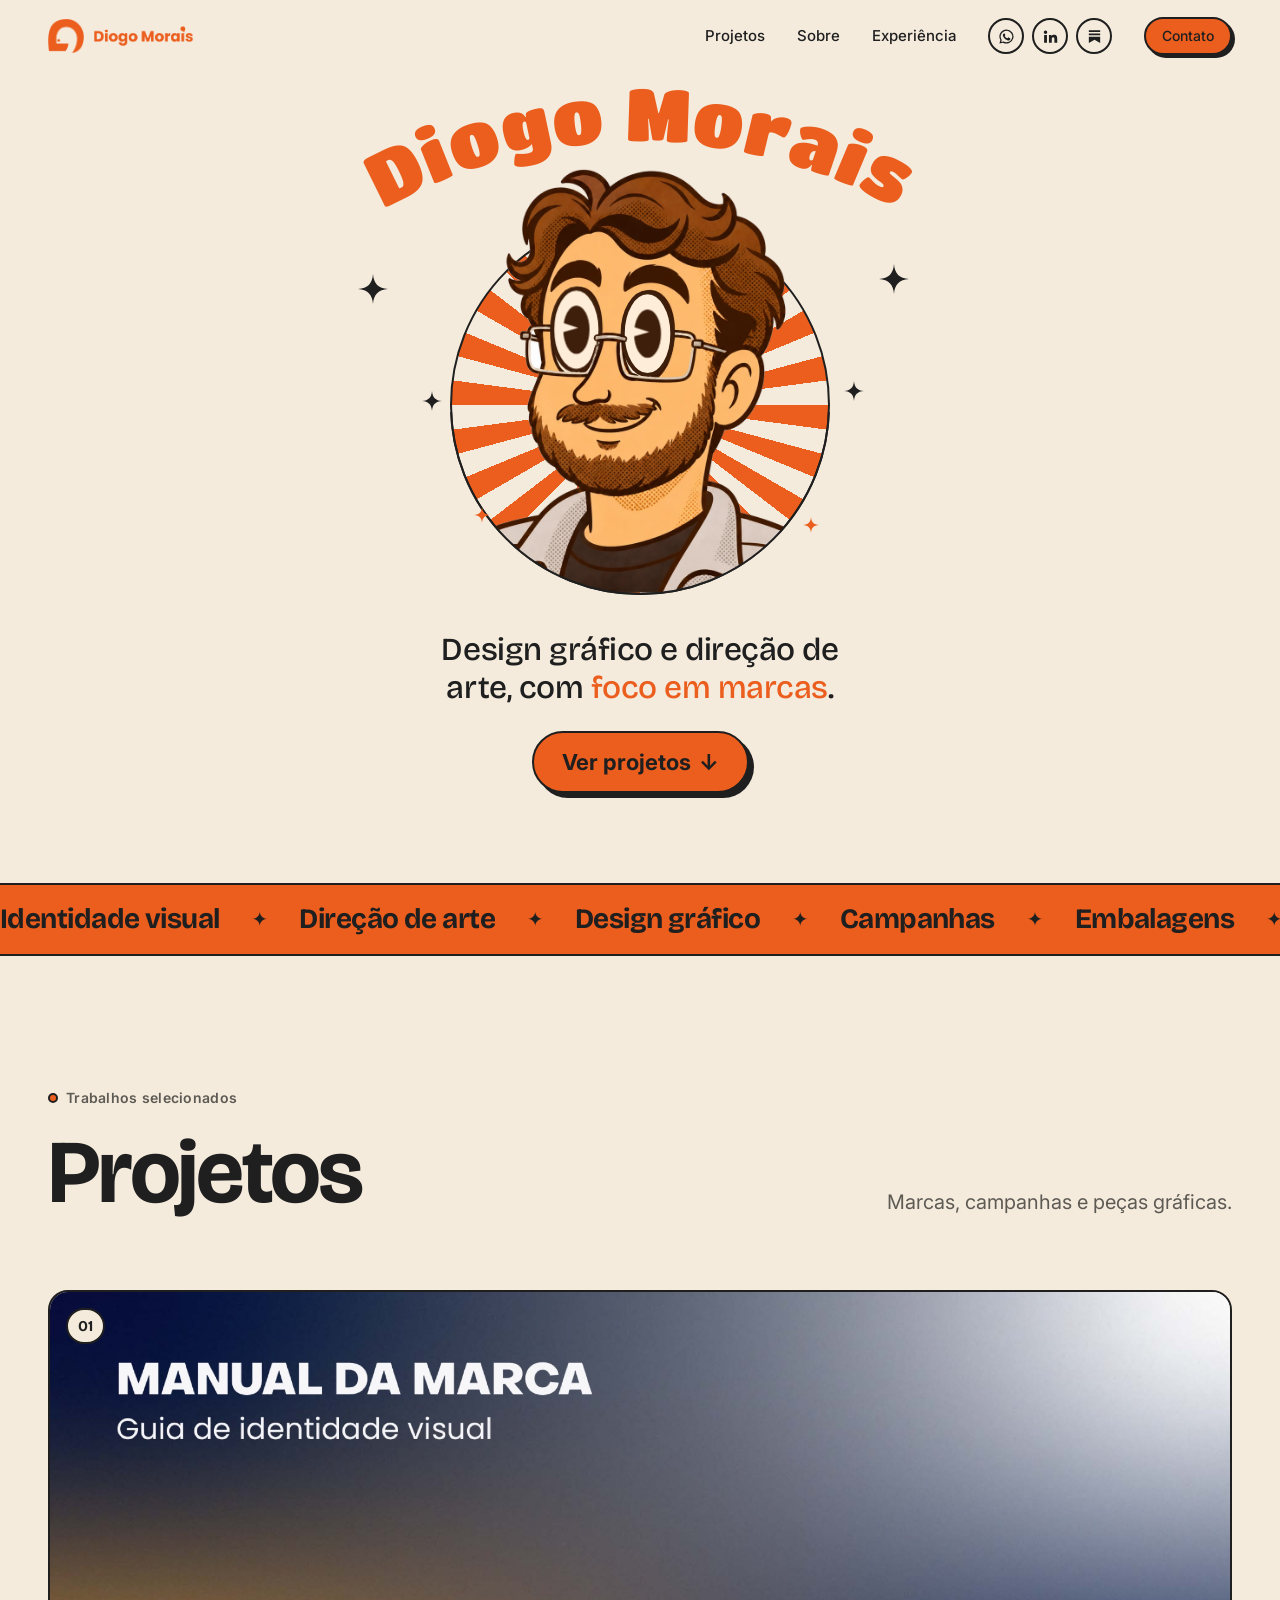
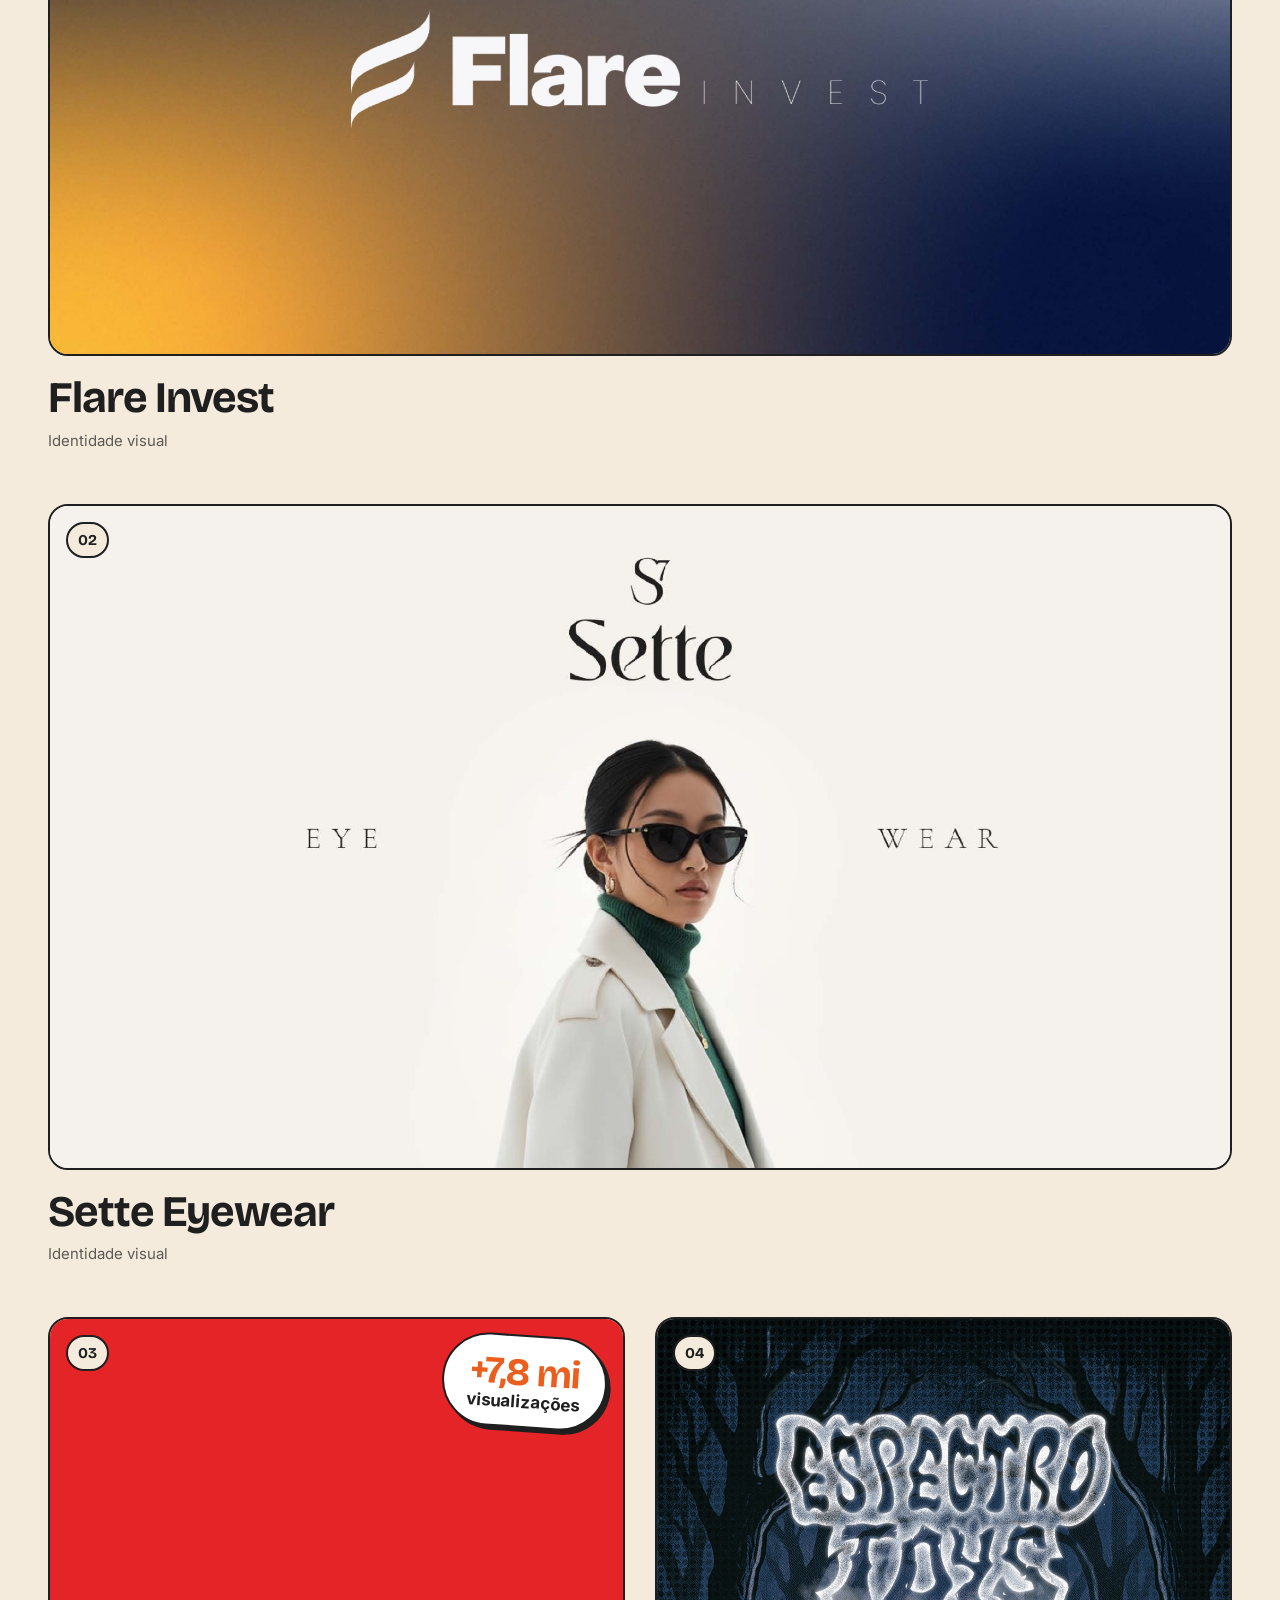
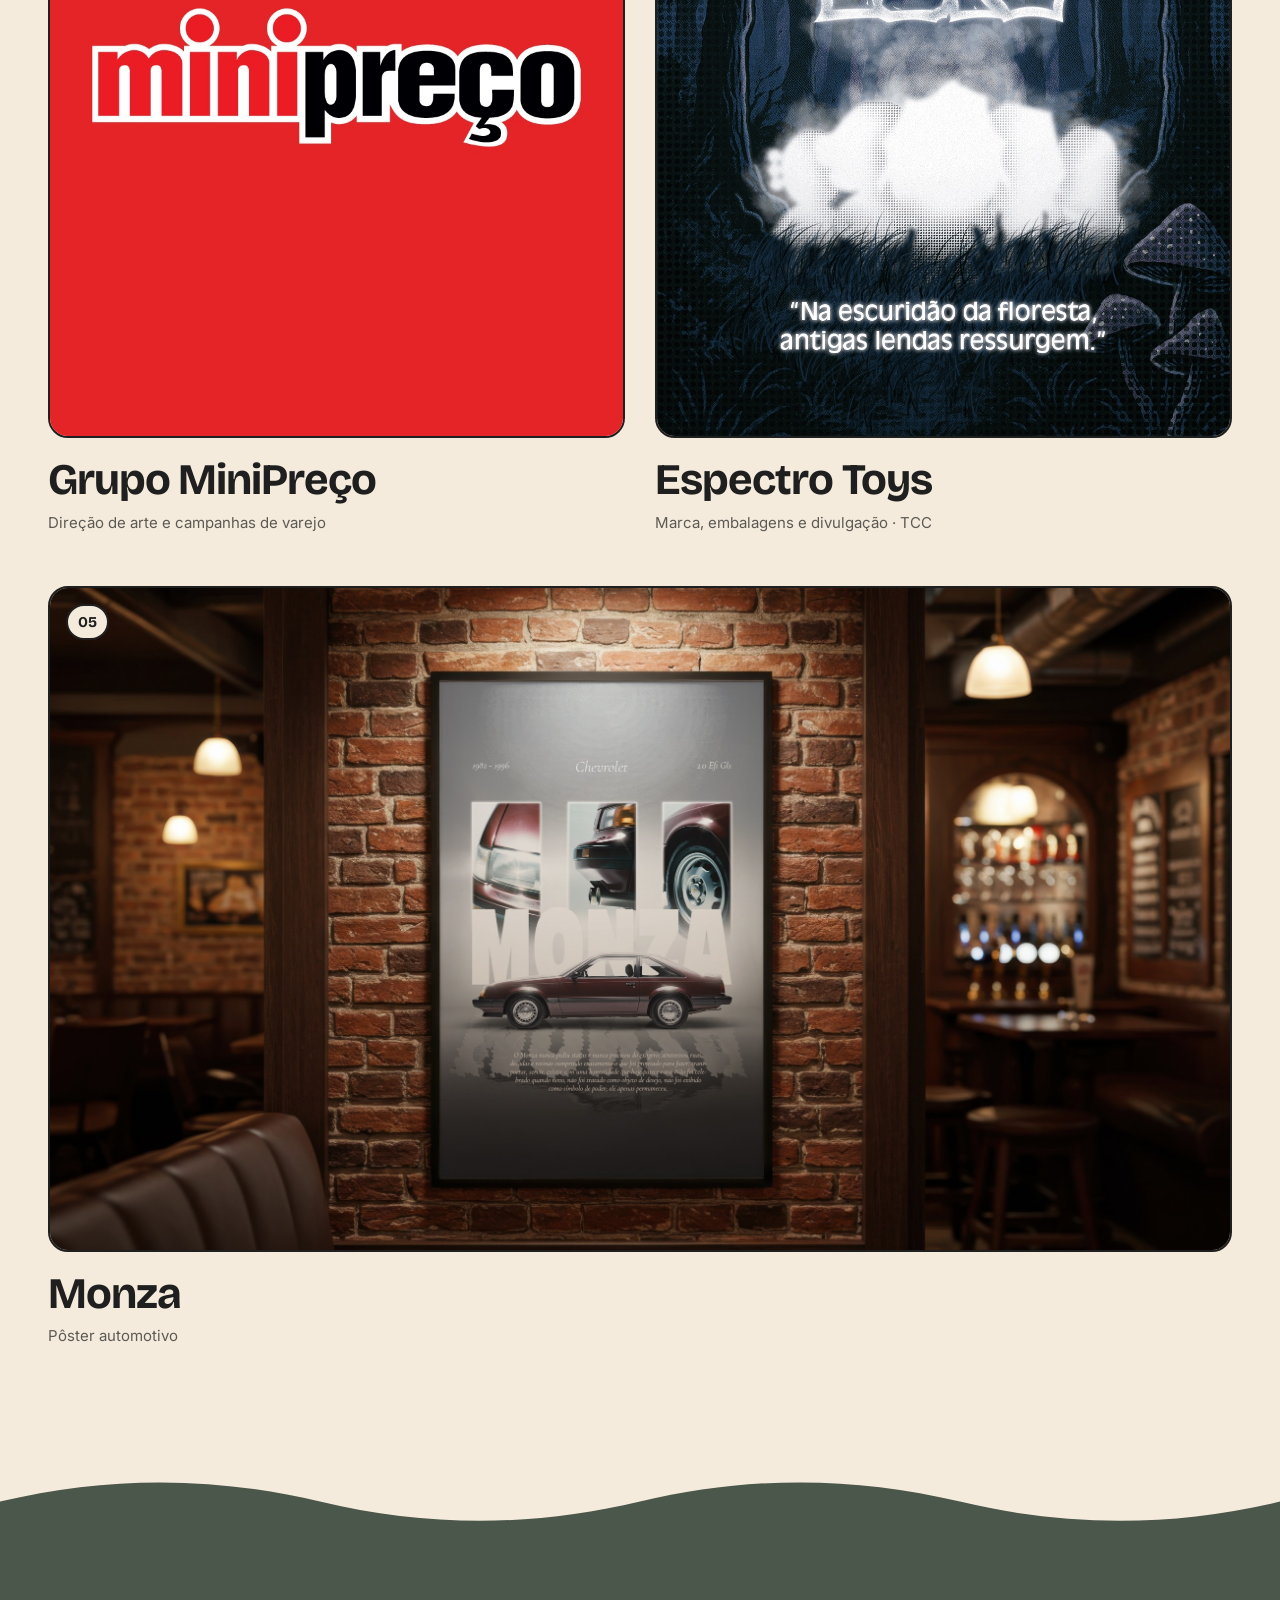
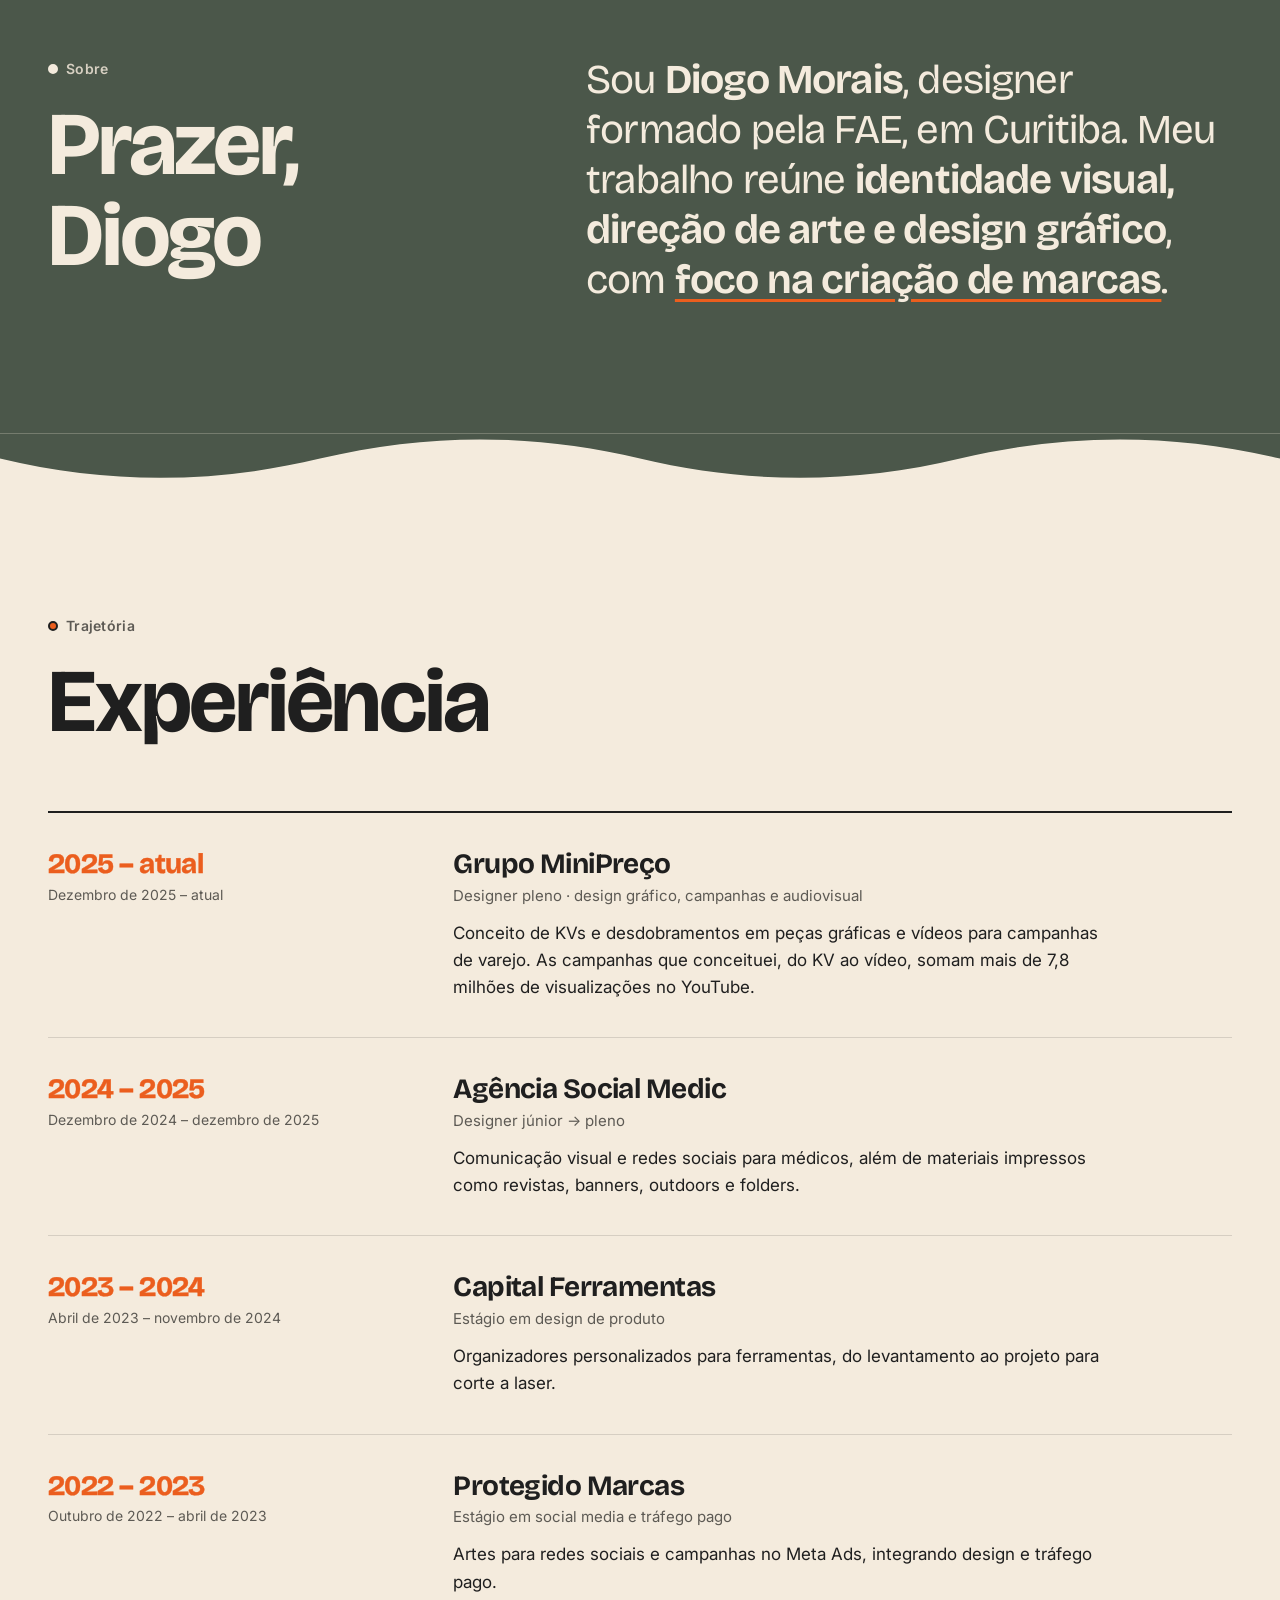
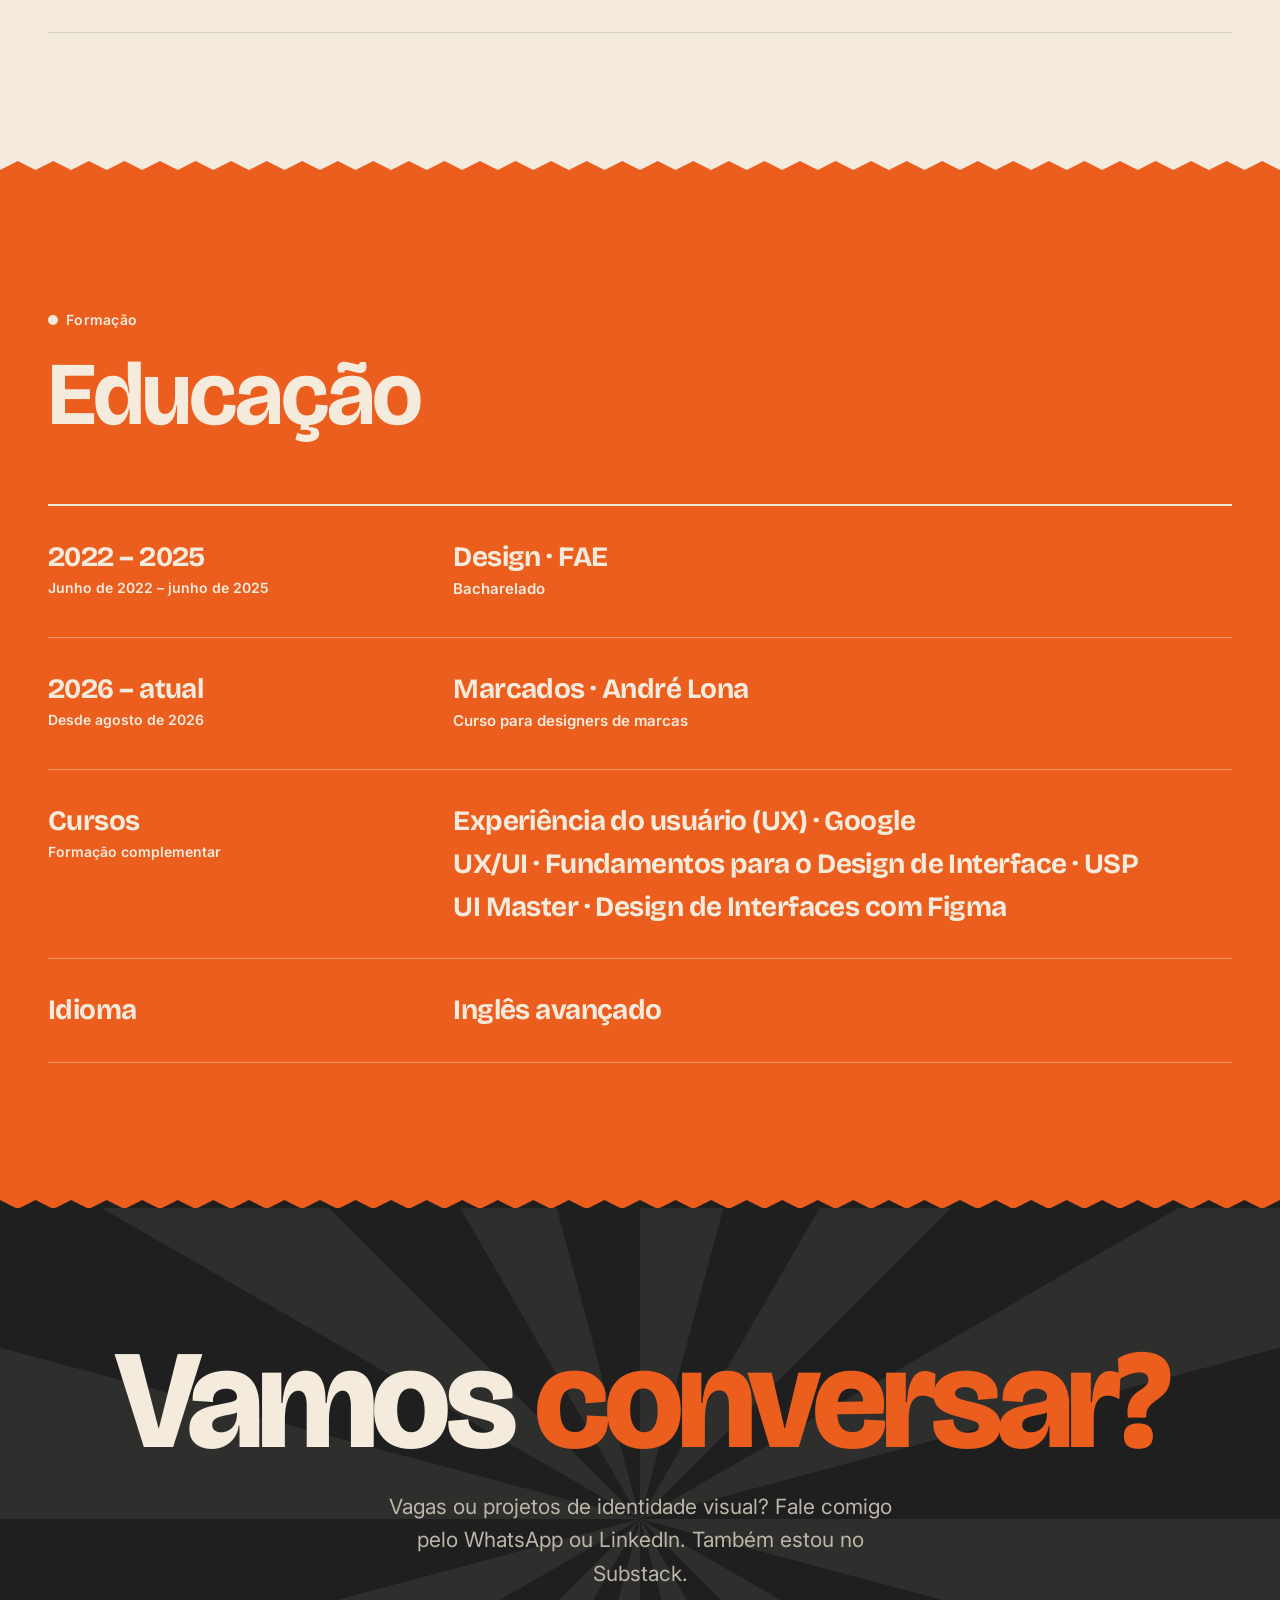
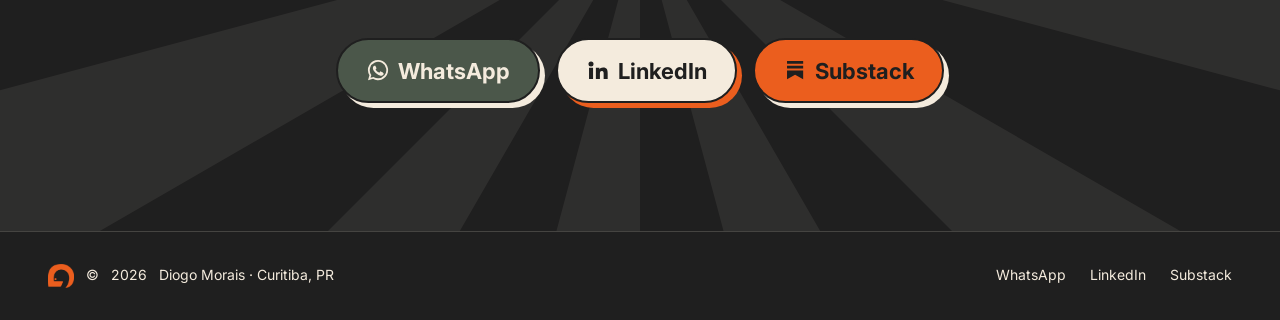
<file: index.html>
<!doctype html>
<html lang="pt-BR">
<head>
  <meta charset="utf-8">
  <meta name="viewport" content="width=device-width, initial-scale=1">
  <title>Diogo Morais — Designer gráfico e de marcas</title>
  <meta name="description" content="Portfólio de Diogo Morais, designer em Curitiba. Identidade visual, direção de arte e design gráfico, com foco em marcas.">
  <link rel="canonical" href="https://diogomorais.com/">
  <meta property="og:type" content="website">
  <meta property="og:site_name" content="Diogo Morais">
  <meta property="og:locale" content="pt_BR">
  <meta property="og:url" content="https://diogomorais.com/">
  <meta property="og:title" content="Diogo Morais — Designer gráfico e de marcas">
  <meta property="og:description" content="Portfólio de Diogo Morais, designer em Curitiba. Identidade visual, direção de arte e design gráfico, com foco em marcas.">
  <meta property="og:image" content="https://diogomorais.com/assets/img/compartilhar.jpg">
  <meta name="twitter:card" content="summary_large_image">
  <meta name="theme-color" content="#F4EBDD">
  <link rel="icon" href="assets/favicon-32.png" type="image/png">
  <link rel="apple-touch-icon" href="assets/apple-touch-icon.png">
  <link rel="preconnect" href="https://fonts.googleapis.com">
  <link rel="preconnect" href="https://fonts.gstatic.com" crossorigin>
  <link href="https://fonts.googleapis.com/css2?family=Bricolage+Grotesque:opsz,wght@12..96,400..800&family=Titan+One&family=Inter:wght@400;500;600;700&display=swap" rel="stylesheet">
  <link rel="stylesheet" href="assets/css/style.css?v=17">
</head>
<body>
  <a class="skip-link" href="#conteudo">Pular para o conteúdo</a>

  <header class="site-header">
    <div class="wrap">
      <a class="brand" href="./" aria-label="Diogo Morais, início"><span class="logo-symbol brand-sym" aria-hidden="true"></span><span class="brand-name" aria-hidden="true"></span></a>
      <nav class="nav" aria-label="Principal">
        <a href="#projetos">Projetos</a>
        <a href="#sobre">Sobre</a>
        <a href="#experiencia">Experiência</a>
        <div class="social">
          <a class="social-link" href="https://wa.me/5541987998000" target="_blank" rel="noopener" aria-label="WhatsApp"><svg viewBox="0 0 24 24" aria-hidden="true"><path fill="currentColor" d="M12 2a10 10 0 0 0-8.6 15.1L2 22l5-1.3A10 10 0 1 0 12 2Zm0 18.2a8.2 8.2 0 0 1-4.2-1.1l-.3-.2-3 .8.8-2.9-.2-.3A8.2 8.2 0 1 1 12 20.2Zm4.5-6.1c-.2-.1-1.5-.7-1.7-.8-.2-.1-.4-.1-.6.1l-.8 1c-.1.2-.3.2-.5.1a6.7 6.7 0 0 1-3.3-2.9c-.2-.4.2-.4.7-1.3.1-.2 0-.3 0-.4l-.8-1.8c-.2-.5-.4-.4-.6-.4h-.5a1 1 0 0 0-.7.3 3 3 0 0 0-.9 2.2 5.2 5.2 0 0 0 1.1 2.7 11.8 11.8 0 0 0 4.5 4c1.7.7 2.3.8 3.2.6.5-.1 1.5-.6 1.7-1.2.2-.6.2-1.1.2-1.2-.1-.1-.3-.2-.5-.3Z"/></svg></a>
          <a class="social-link" href="https://www.linkedin.com/in/diogo-morais-42ba0b2a0/" target="_blank" rel="noopener" aria-label="LinkedIn"><svg viewBox="0 0 24 24" aria-hidden="true"><path fill="currentColor" d="M4.98 3.5a2.5 2.5 0 1 1 0 5 2.5 2.5 0 0 1 0-5ZM3 9.75h4v11H3v-11Zm6.5 0h3.8v1.5h.1c.5-1 1.8-1.8 3.6-1.8 3.9 0 4.5 2.4 4.5 5.6v5.7h-4v-5c0-1.2 0-2.8-1.7-2.8s-2 1.3-2 2.7v5.1h-4v-11Z"/></svg></a>
          <a class="social-link" href="https://substack.com/@diogomoraiz" target="_blank" rel="noopener" aria-label="Substack"><svg viewBox="0 0 24 24" aria-hidden="true"><path fill="currentColor" d="M4 3h16v2.6H4V3Zm0 4.7h16v2.6H4V7.7ZM4 12.4h16V21l-8-4.5L4 21v-8.6Z"/></svg></a>
        </div>
        <a class="btn" href="#contato">Contato</a>
      </nav>
    </div>
  </header>

  <main id="conteudo">
    <!-- ABERTURA: retrato cartoon centralizado, nome em arco acima e chamada abaixo -->
    <section class="hero hero--center theme-bege" aria-labelledby="hero-title">
      <div class="wrap">
        <h1 class="visually-hidden" id="hero-title">Diogo Morais</h1>

        <div class="hero-stage">
          <!-- Nome em arco (decorativo; o título real está no h1 acima) -->
          <svg class="hero-arc" viewBox="0 120 1000 200" aria-hidden="true">
            <defs><path id="hero-arc-path" d="M 60 300 A 820 820 0 0 1 940 300"/></defs>
            <text><textPath href="#hero-arc-path" startOffset="50%" text-anchor="middle">Diogo Morais</textPath></text>
          </svg>

          <!-- Estrelinhas em volta -->
          <svg class="spark spark--1" viewBox="0 0 40 40" aria-hidden="true"><path d="M20 0 C21 13 27 19 40 20 C27 21 21 27 20 40 C19 27 13 21 0 20 C13 19 19 13 20 0 Z"/></svg>
          <svg class="spark spark--2" viewBox="0 0 40 40" aria-hidden="true"><path d="M20 0 C21 13 27 19 40 20 C27 21 21 27 20 40 C19 27 13 21 0 20 C13 19 19 13 20 0 Z"/></svg>
          <svg class="spark spark--3" viewBox="0 0 40 40" aria-hidden="true"><path d="M20 0 C21 13 27 19 40 20 C27 21 21 27 20 40 C19 27 13 21 0 20 C13 19 19 13 20 0 Z"/></svg>
          <svg class="spark spark--4" viewBox="0 0 40 40" aria-hidden="true"><path d="M20 0 C21 13 27 19 40 20 C27 21 21 27 20 40 C19 27 13 21 0 20 C13 19 19 13 20 0 Z"/></svg>
          <svg class="spark spark--5" viewBox="0 0 40 40" aria-hidden="true"><path d="M20 0 C21 13 27 19 40 20 C27 21 21 27 20 40 C19 27 13 21 0 20 C13 19 19 13 20 0 Z"/></svg>
          <svg class="spark spark--6" viewBox="0 0 40 40" aria-hidden="true"><path d="M20 0 C21 13 27 19 40 20 C27 21 21 27 20 40 C19 27 13 21 0 20 C13 19 19 13 20 0 Z"/></svg>

          <div class="hero-figure">
            <div class="portrait-sun" aria-hidden="true"></div>
            <!-- Ilustração de Diogo em 3 camadas (coordenadas da arte original 1254 × 1254):
                 1) arte sem fundo  2) olhos em vetor, com pupilas que seguem o cursor  3) armação dos óculos por cima -->
            <!-- Recorte: o corpo termina na borda do círculo; a cabeça pode sair por cima -->
            <div class="cartoon-clip">
            <div class="cartoon" role="img" aria-label="Ilustração cartoon de Diogo Morais, de óculos e barba, olhando para o visitante">
              <img class="cartoon-layer" src="assets/img/cartoon/diogo-base.png" alt="" width="1000" height="1000">
              <svg class="cartoon-layer cartoon-eyes" viewBox="0 0 1254 1254" aria-hidden="true">
                <defs>
                  <clipPath id="eye-clip-l"><ellipse cx="444" cy="485.5" rx="70" ry="119"/></clipPath>
                  <clipPath id="eye-clip-r"><ellipse cx="650" cy="497" rx="72" ry="120"/></clipPath>
                </defs>
                <g class="eye" data-cx="444" data-cy="485.5" data-max-x="30" data-max-y="44">
                  <ellipse cx="444" cy="485.5" rx="70" ry="119" fill="#FEEDD8"/>
                  <g clip-path="url(#eye-clip-l)">
                    <g class="pupil">
                      <ellipse cx="444" cy="485.5" rx="38" ry="70" fill="#3D1F0C"/>
                      <path d="M 401 464 L 449 480 L 401 494 Z" fill="#FEEDD8"/>
                    </g>
                  </g>
                  <ellipse cx="444" cy="485.5" rx="70" ry="119" fill="none" stroke="#3D1F0C" stroke-width="12"/>
                </g>
                <g class="eye" data-cx="650" data-cy="497" data-max-x="32" data-max-y="45">
                  <ellipse cx="650" cy="497" rx="72" ry="120" fill="#FEEDD8"/>
                  <g clip-path="url(#eye-clip-r)">
                    <g class="pupil">
                      <ellipse cx="650" cy="497" rx="39" ry="70" fill="#3D1F0C"/>
                      <path d="M 606 476 L 655 492 L 606 506 Z" fill="#FEEDD8"/>
                    </g>
                  </g>
                  <ellipse cx="650" cy="497" rx="72" ry="120" fill="none" stroke="#3D1F0C" stroke-width="12"/>
                </g>
              </svg>
              <img class="cartoon-layer" src="assets/img/cartoon/diogo-oculos.png" alt="" width="1000" height="1000">
            </div>
            </div>
            <!-- Contorno que fecha o corte do corpo na metade de baixo do círculo -->
            <span class="sun-rim" aria-hidden="true"></span>
          </div>
        </div>

        <p class="hero-lead">Design gráfico e direção de arte, com <em>foco em marcas</em>.</p>
        <div class="hero-actions">
          <a class="btn btn--lg" href="#projetos">Ver projetos <span aria-hidden="true">↓</span></a>
        </div>
      </div>
    </section>

    <div class="marquee" aria-hidden="true">
      <div class="marquee-track">
        <span>Identidade visual</span><span>Direção de arte</span><span>Design gráfico</span><span>Campanhas</span><span>Embalagens</span>
        <span>Identidade visual</span><span>Direção de arte</span><span>Design gráfico</span><span>Campanhas</span><span>Embalagens</span>
        <span>Identidade visual</span><span>Direção de arte</span><span>Design gráfico</span><span>Campanhas</span><span>Embalagens</span>
        <span>Identidade visual</span><span>Direção de arte</span><span>Design gráfico</span><span>Campanhas</span><span>Embalagens</span>
      </div>
    </div>

    <!-- PROJETOS (ordem obrigatória) -->
    <section class="section theme-bege" id="projetos" aria-labelledby="projetos-title">
      <div class="wrap">
        <div class="projects-head reveal">
          <div>
            <p class="eyebrow">Trabalhos selecionados</p>
            <h2 class="section-title" id="projetos-title">Projetos</h2>
          </div>
          <p class="section-sub">Marcas, campanhas e peças gráficas.</p>
        </div>

        <div class="projects-grid">
          <article class="project project--wide reveal">
            <a href="projetos/flare-invest.html">
              <div class="project-media">
                <span class="project-num">01</span>
                <img src="assets/img/flare/capa.jpg" alt="Capa do manual de marca da Flare Invest" width="1800" height="1013" loading="lazy">
                <span class="project-cta" aria-hidden="true">↗</span>
              </div>
              <div class="project-info">
                <div><h3 class="project-name">Flare Invest</h3><p class="project-cat">Identidade visual</p></div>
              </div>
            </a>
          </article>

          <article class="project project--wide reveal">
            <a href="projetos/sette-eyewear.html">
              <div class="project-media">
                <span class="project-num">02</span>
                <img src="assets/img/sette/capa.jpg" alt="Abertura da identidade Sette Eyewear com modelo usando óculos escuros" width="1800" height="1013" loading="lazy">
                <span class="project-cta" aria-hidden="true">↗</span>
              </div>
              <div class="project-info">
                <div><h3 class="project-name">Sette Eyewear</h3><p class="project-cat">Identidade visual</p></div>
              </div>
            </a>
          </article>

          <article class="project project--half reveal">
            <a href="projetos/grupo-minipreco.html">
              <div class="project-media">
                <span class="project-num">03</span>
                <span class="reach-badge"><b>+7,8 mi</b>visualizações</span>
                <img src="assets/img/minipreco/capa.jpg" alt="Logotipo do MiniPreço em branco, vermelho e preto sobre fundo vermelho" width="1080" height="1080" loading="lazy">
                <span class="project-cta" aria-hidden="true">↗</span>
              </div>
              <div class="project-info">
                <div><h3 class="project-name">Grupo MiniPreço</h3><p class="project-cat">Direção de arte e campanhas de varejo</p></div>
              </div>
            </a>
          </article>

          <article class="project project--half reveal">
            <a href="projetos/espectro-toys.html">
              <div class="project-media">
                <span class="project-num">04</span>
                <img src="assets/img/espectro/instagram-1.jpg" alt="Peça de divulgação da Espectro Toys com o logotipo sobre uma floresta noturna" width="1080" height="1350" loading="lazy">
                <span class="project-cta" aria-hidden="true">↗</span>
              </div>
              <div class="project-info">
                <div><h3 class="project-name">Espectro Toys</h3><p class="project-cat">Marca, embalagens e divulgação · TCC</p></div>
              </div>
            </a>
          </article>

          <article class="project project--wide reveal">
            <a href="projetos/monza.html">
              <div class="project-media">
                <span class="project-num">05</span>
                <img src="assets/img/monza/mockup-moldura.jpg" alt="Pôster do Chevrolet Monza emoldurado em uma parede de tijolos" width="2400" height="1680" loading="lazy" style="object-position: 50% 40%">
                <span class="project-cta" aria-hidden="true">↗</span>
              </div>
              <div class="project-info">
                <div><h3 class="project-name">Monza</h3><p class="project-cat">Pôster automotivo</p></div>
              </div>
            </a>
          </article>
        </div>
      </div>
    </section>

    <!-- SOBRE -->
    <svg class="wave" viewBox="0 0 1440 56" preserveAspectRatio="none" aria-hidden="true" style="background: var(--bege)">
      <path d="M0 28 C 120 0, 240 0, 360 28 S 600 56, 720 28 S 960 0, 1080 28 S 1320 56, 1440 28 V56 H0 Z" fill="#4B574A"/>
    </svg>
    <section class="section about theme-verde" id="sobre" aria-labelledby="sobre-title">
      <div class="wrap">
        <div class="reveal">
          <p class="eyebrow">Sobre</p>
          <h2 class="section-title" id="sobre-title">Prazer, Diogo</h2>
        </div>
        <div class="reveal">
          <p class="about-text">Sou <strong>Diogo Morais</strong>, designer formado pela FAE, em Curitiba. Meu trabalho reúne <strong>identidade visual, direção de arte e design gráfico</strong>, com <strong class="hl">foco na criação de marcas</strong>.</p>
        </div>
      </div>
    </section>
    <svg class="wave" viewBox="0 0 1440 56" preserveAspectRatio="none" aria-hidden="true" style="background: var(--bege); transform: scaleY(-1)">
      <path d="M0 28 C 120 0, 240 0, 360 28 S 600 56, 720 28 S 960 0, 1080 28 S 1320 56, 1440 28 V56 H0 Z" fill="#4B574A"/>
    </svg>

    <!-- EXPERIÊNCIA -->
    <section class="section theme-bege" id="experiencia" aria-labelledby="xp-title">
      <div class="wrap">
        <div class="xp-head reveal">
          <div>
            <p class="eyebrow">Trajetória</p>
            <h2 class="section-title" id="xp-title">Experiência</h2>
          </div>
        </div>

        <ol class="xp-list" reversed>
          <li class="xp-item reveal">
            <div><p class="xp-year">2025 – atual</p><p class="xp-months">Dezembro de 2025 – atual</p></div>
            <div>
              <h3 class="xp-role">Grupo MiniPreço</h3>
              <p class="xp-kind">Designer pleno · design gráfico, campanhas e audiovisual</p>
              <p class="xp-desc">Conceito de KVs e desdobramentos em peças gráficas e vídeos para campanhas de varejo. As campanhas que conceituei, do KV ao vídeo, somam mais de 7,8 milhões de visualizações no YouTube.</p>
            </div>
          </li>
          <li class="xp-item reveal">
            <div><p class="xp-year">2024 – 2025</p><p class="xp-months">Dezembro de 2024 – dezembro de 2025</p></div>
            <div>
              <h3 class="xp-role">Agência Social Medic</h3>
              <p class="xp-kind">Designer júnior → pleno</p>
              <p class="xp-desc">Comunicação visual e redes sociais para médicos, além de materiais impressos como revistas, banners, outdoors e folders.</p>
            </div>
          </li>
          <li class="xp-item reveal">
            <div><p class="xp-year">2023 – 2024</p><p class="xp-months">Abril de 2023 – novembro de 2024</p></div>
            <div>
              <h3 class="xp-role">Capital Ferramentas</h3>
              <p class="xp-kind">Estágio em design de produto</p>
              <p class="xp-desc">Organizadores personalizados para ferramentas, do levantamento ao projeto para corte a laser.</p>
            </div>
          </li>
          <li class="xp-item reveal">
            <div><p class="xp-year">2022 – 2023</p><p class="xp-months">Outubro de 2022 – abril de 2023</p></div>
            <div>
              <h3 class="xp-role">Protegido Marcas</h3>
              <p class="xp-kind">Estágio em social media e tráfego pago</p>
              <p class="xp-desc">Artes para redes sociais e campanhas no Meta Ads, integrando design e tráfego pago.</p>
            </div>
          </li>
        </ol>
      </div>
    </section>

    <!-- EDUCAÇÃO: seção própria em laranja, com borda serrilhada (diferente da onda do Sobre) -->
    <svg class="zigzag" viewBox="0 0 1440 28" preserveAspectRatio="none" aria-hidden="true" style="background: var(--bege)">
      <path d="M0 28 L0 14 L20 0 L40 14 L60 0 L80 14 L100 0 L120 14 L140 0 L160 14 L180 0 L200 14 L220 0 L240 14 L260 0 L280 14 L300 0 L320 14 L340 0 L360 14 L380 0 L400 14 L420 0 L440 14 L460 0 L480 14 L500 0 L520 14 L540 0 L560 14 L580 0 L600 14 L620 0 L640 14 L660 0 L680 14 L700 0 L720 14 L740 0 L760 14 L780 0 L800 14 L820 0 L840 14 L860 0 L880 14 L900 0 L920 14 L940 0 L960 14 L980 0 L1000 14 L1020 0 L1040 14 L1060 0 L1080 14 L1100 0 L1120 14 L1140 0 L1160 14 L1180 0 L1200 14 L1220 0 L1240 14 L1260 0 L1280 14 L1300 0 L1320 14 L1340 0 L1360 14 L1380 0 L1400 14 L1420 0 L1440 14 L1440 28 Z" fill="#EB5E1E"/>
    </svg>
    <section class="section theme-laranja edu" id="educacao" aria-labelledby="edu-title">
      <div class="wrap">
        <div class="xp-head reveal">
          <div>
            <p class="eyebrow">Formação</p>
            <h2 class="section-title" id="edu-title">Educação</h2>
          </div>
        </div>
        <ul class="xp-list">
          <li class="xp-item reveal">
            <div><p class="xp-year">2022 – 2025</p><p class="xp-months">Junho de 2022 – junho de 2025</p></div>
            <div>
              <h3 class="xp-role">Design · FAE</h3>
              <p class="xp-kind">Bacharelado</p>
            </div>
          </li>
          <li class="xp-item reveal">
            <div><p class="xp-year">2026 – atual</p><p class="xp-months">Desde agosto de 2026</p></div>
            <div>
              <h3 class="xp-role">Marcados · André Lona</h3>
              <p class="xp-kind">Curso para designers de marcas</p>
            </div>
          </li>
          <li class="xp-item reveal">
            <div><p class="xp-year">Cursos</p><p class="xp-months">Formação complementar</p></div>
            <div>
              <ul class="xp-roles">
                <li class="xp-role">Experiência do usuário (UX) · Google</li>
                <li class="xp-role">UX/UI · Fundamentos para o Design de Interface · USP</li>
                <li class="xp-role">UI Master · Design de Interfaces com Figma</li>
              </ul>
            </div>
          </li>
          <li class="xp-item reveal">
            <div><p class="xp-year">Idioma</p></div>
            <div>
              <h3 class="xp-role">Inglês avançado</h3>
            </div>
          </li>
        </ul>
      </div>
    </section>
    <svg class="zigzag" viewBox="0 0 1440 28" preserveAspectRatio="none" aria-hidden="true" style="background: var(--preto); transform: scaleY(-1)">
      <path d="M0 28 L0 14 L20 0 L40 14 L60 0 L80 14 L100 0 L120 14 L140 0 L160 14 L180 0 L200 14 L220 0 L240 14 L260 0 L280 14 L300 0 L320 14 L340 0 L360 14 L380 0 L400 14 L420 0 L440 14 L460 0 L480 14 L500 0 L520 14 L540 0 L560 14 L580 0 L600 14 L620 0 L640 14 L660 0 L680 14 L700 0 L720 14 L740 0 L760 14 L780 0 L800 14 L820 0 L840 14 L860 0 L880 14 L900 0 L920 14 L940 0 L960 14 L980 0 L1000 14 L1020 0 L1040 14 L1060 0 L1080 14 L1100 0 L1120 14 L1140 0 L1160 14 L1180 0 L1200 14 L1220 0 L1240 14 L1260 0 L1280 14 L1300 0 L1320 14 L1340 0 L1360 14 L1380 0 L1400 14 L1420 0 L1440 14 L1440 28 Z" fill="#EB5E1E"/>
    </svg>

    <!-- CONTATO (única chamada) -->
    <section class="section contact theme-preto" id="contato" aria-labelledby="contato-title">
      <svg class="contact-sun" viewBox="0 0 200 200" aria-hidden="true">
        <g fill="#F4EBDD" id="rays"></g>
      </svg>
      <div class="wrap reveal">
        <h2 class="contact-title" id="contato-title">Vamos <span>conversar?</span></h2>
        <p class="contact-sub">Vagas ou projetos de identidade visual? Fale comigo pelo WhatsApp ou LinkedIn. Também estou no Substack.</p>
        <div class="contact-actions">
          <a class="btn btn--lg btn--verde" href="https://wa.me/5541987998000" target="_blank" rel="noopener">
            <svg viewBox="0 0 24 24" aria-hidden="true"><path fill="currentColor" d="M12 2a10 10 0 0 0-8.6 15.1L2 22l5-1.3A10 10 0 1 0 12 2Zm0 18.2a8.2 8.2 0 0 1-4.2-1.1l-.3-.2-3 .8.8-2.9-.2-.3A8.2 8.2 0 1 1 12 20.2Zm4.5-6.1c-.2-.1-1.5-.7-1.7-.8-.2-.1-.4-.1-.6.1l-.8 1c-.1.2-.3.2-.5.1a6.7 6.7 0 0 1-3.3-2.9c-.2-.4.2-.4.7-1.3.1-.2 0-.3 0-.4l-.8-1.8c-.2-.5-.4-.4-.6-.4h-.5a1 1 0 0 0-.7.3 3 3 0 0 0-.9 2.2 5.2 5.2 0 0 0 1.1 2.7 11.8 11.8 0 0 0 4.5 4c1.7.7 2.3.8 3.2.6.5-.1 1.5-.6 1.7-1.2.2-.6.2-1.1.2-1.2-.1-.1-.3-.2-.5-.3Z"/></svg>
            WhatsApp
          </a>
          <a class="btn btn--lg btn--bege" href="https://www.linkedin.com/in/diogo-morais-42ba0b2a0/" target="_blank" rel="noopener">
            <svg viewBox="0 0 24 24" aria-hidden="true"><path fill="currentColor" d="M4.98 3.5a2.5 2.5 0 1 1 0 5 2.5 2.5 0 0 1 0-5ZM3 9.75h4v11H3v-11Zm6.5 0h3.8v1.5h.1c.5-1 1.8-1.8 3.6-1.8 3.9 0 4.5 2.4 4.5 5.6v5.7h-4v-5c0-1.2 0-2.8-1.7-2.8s-2 1.3-2 2.7v5.1h-4v-11Z"/></svg>
            LinkedIn
          </a>
          <!-- Substack: link também no cabeçalho e no rodapé de todas as páginas -->
          <a class="btn btn--lg" href="https://substack.com/@diogomoraiz" target="_blank" rel="noopener">
            <svg viewBox="0 0 24 24" aria-hidden="true"><path fill="currentColor" d="M4 3h16v2.6H4V3Zm0 4.7h16v2.6H4V7.7ZM4 12.4h16V21l-8-4.5L4 21v-8.6Z"/></svg>
            Substack
          </a>
        </div>
      </div>
    </section>
  </main>

  <footer class="site-footer theme-preto" style="border-top: 1px solid var(--rule)">
    <div class="wrap">
      <p class="footer-brand"><span class="logo-symbol" aria-hidden="true"></span>© <span data-year>2026</span> Diogo Morais · Curitiba, PR</p>
      <div class="footer-links">
        <a href="https://wa.me/5541987998000" target="_blank" rel="noopener">WhatsApp</a>
        <a href="https://www.linkedin.com/in/diogo-morais-42ba0b2a0/" target="_blank" rel="noopener">LinkedIn</a>
        <a href="https://substack.com/@diogomoraiz" target="_blank" rel="noopener">Substack</a>
      </div>
    </div>
  </footer>

  <script>
    // Raios do sol decorativo do contato (cartoon retrô)
    (function () {
      var g = document.getElementById('rays'); if (!g) return;
      var n = 24, d = '';
      for (var i = 0; i < n; i += 2) {
        var a1 = (i / n) * Math.PI * 2, a2 = ((i + 1) / n) * Math.PI * 2;
        d += 'M100 100 L' + (100 + 140 * Math.cos(a1)).toFixed(1) + ' ' + (100 + 140 * Math.sin(a1)).toFixed(1) +
             ' L' + (100 + 140 * Math.cos(a2)).toFixed(1) + ' ' + (100 + 140 * Math.sin(a2)).toFixed(1) + ' Z ';
      }
      g.innerHTML = '<path d="' + d + '"/>';
    })();
  </script>
  <script src="assets/js/main.js?v=17" defer></script>
</body>
</html>
</file>
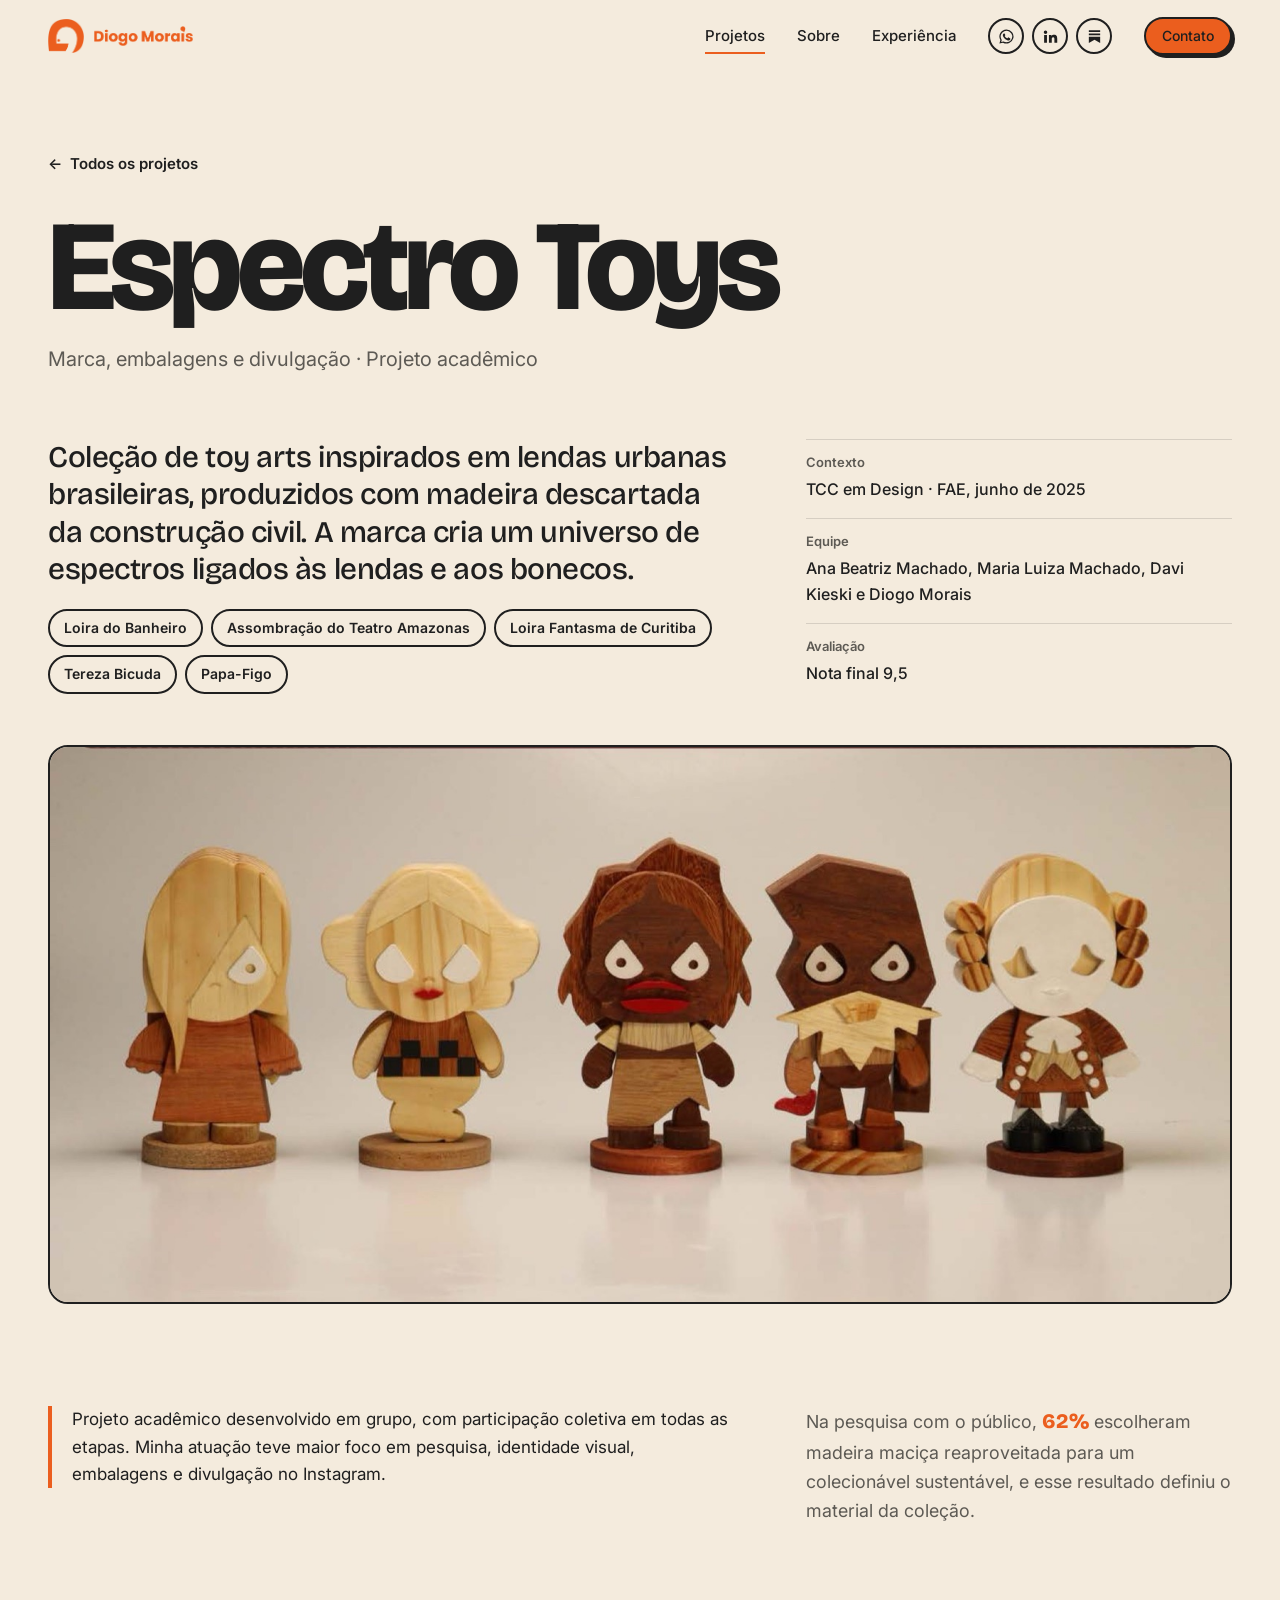
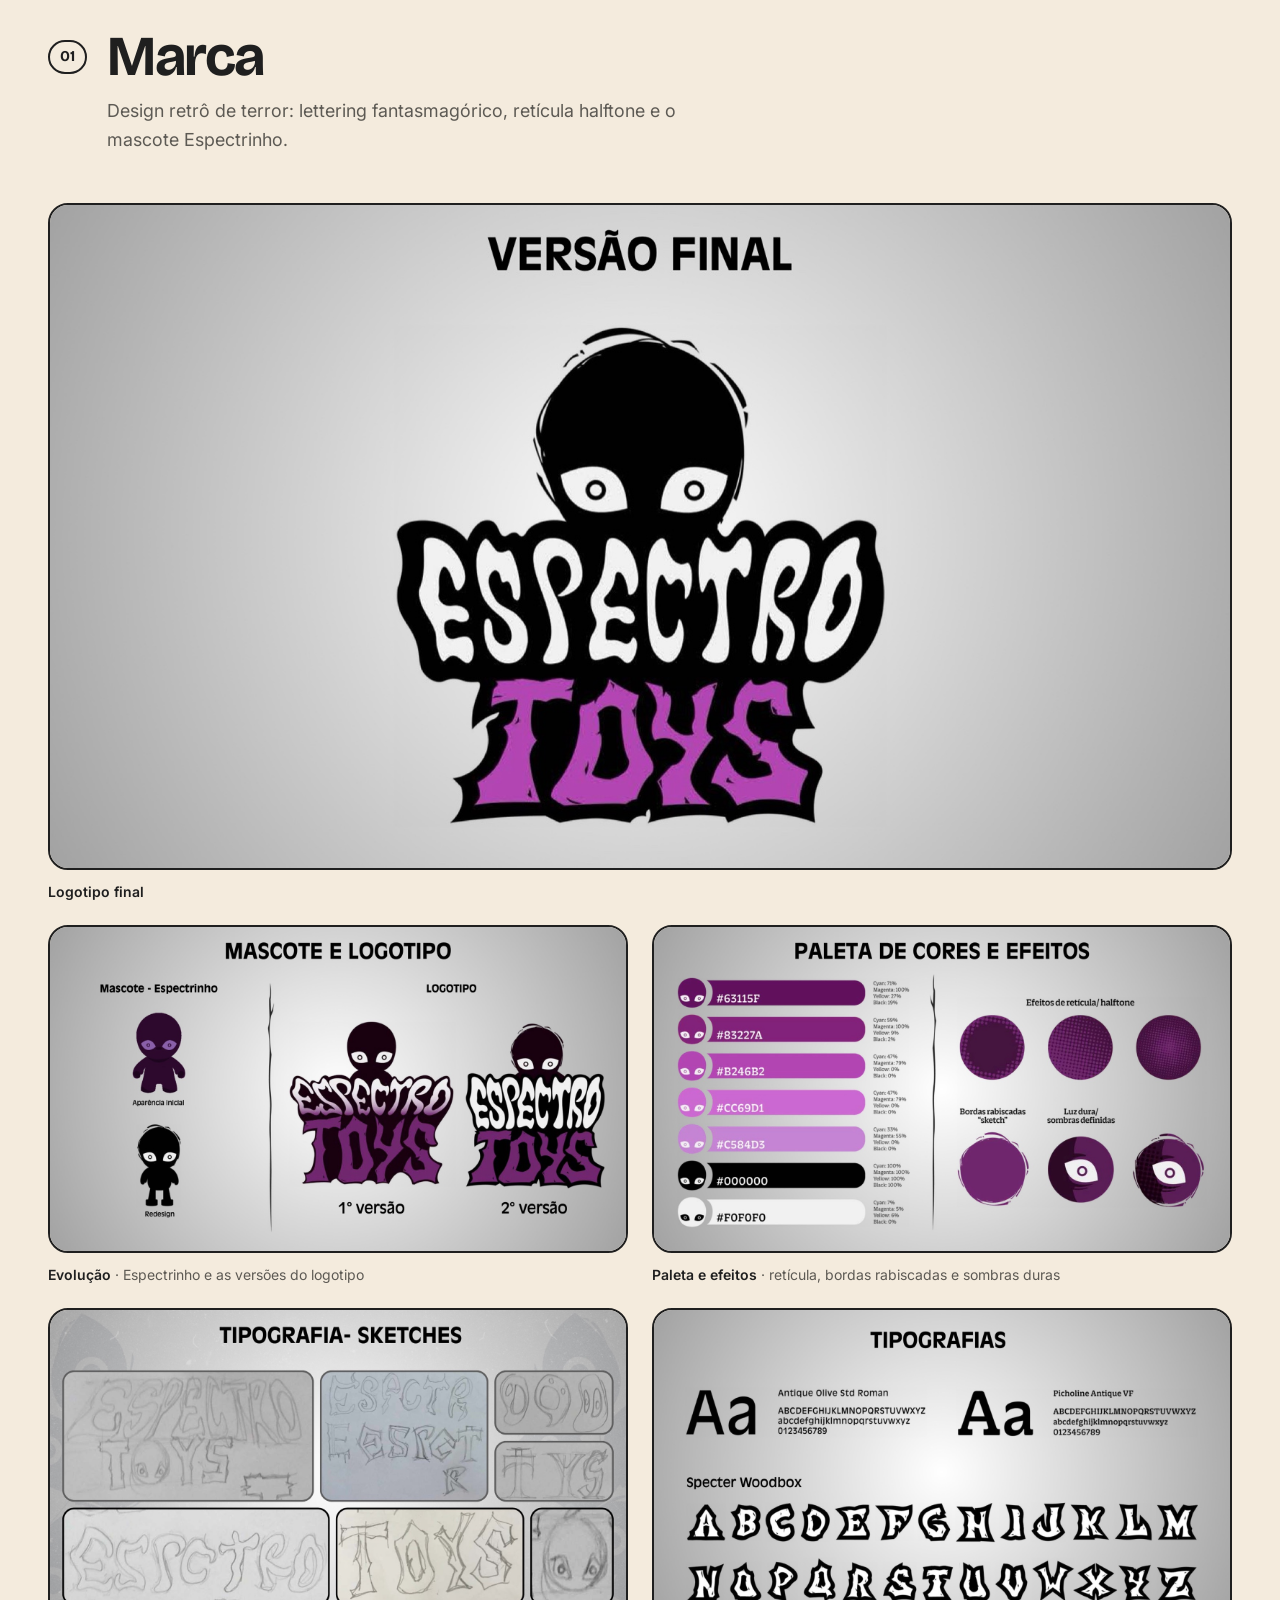
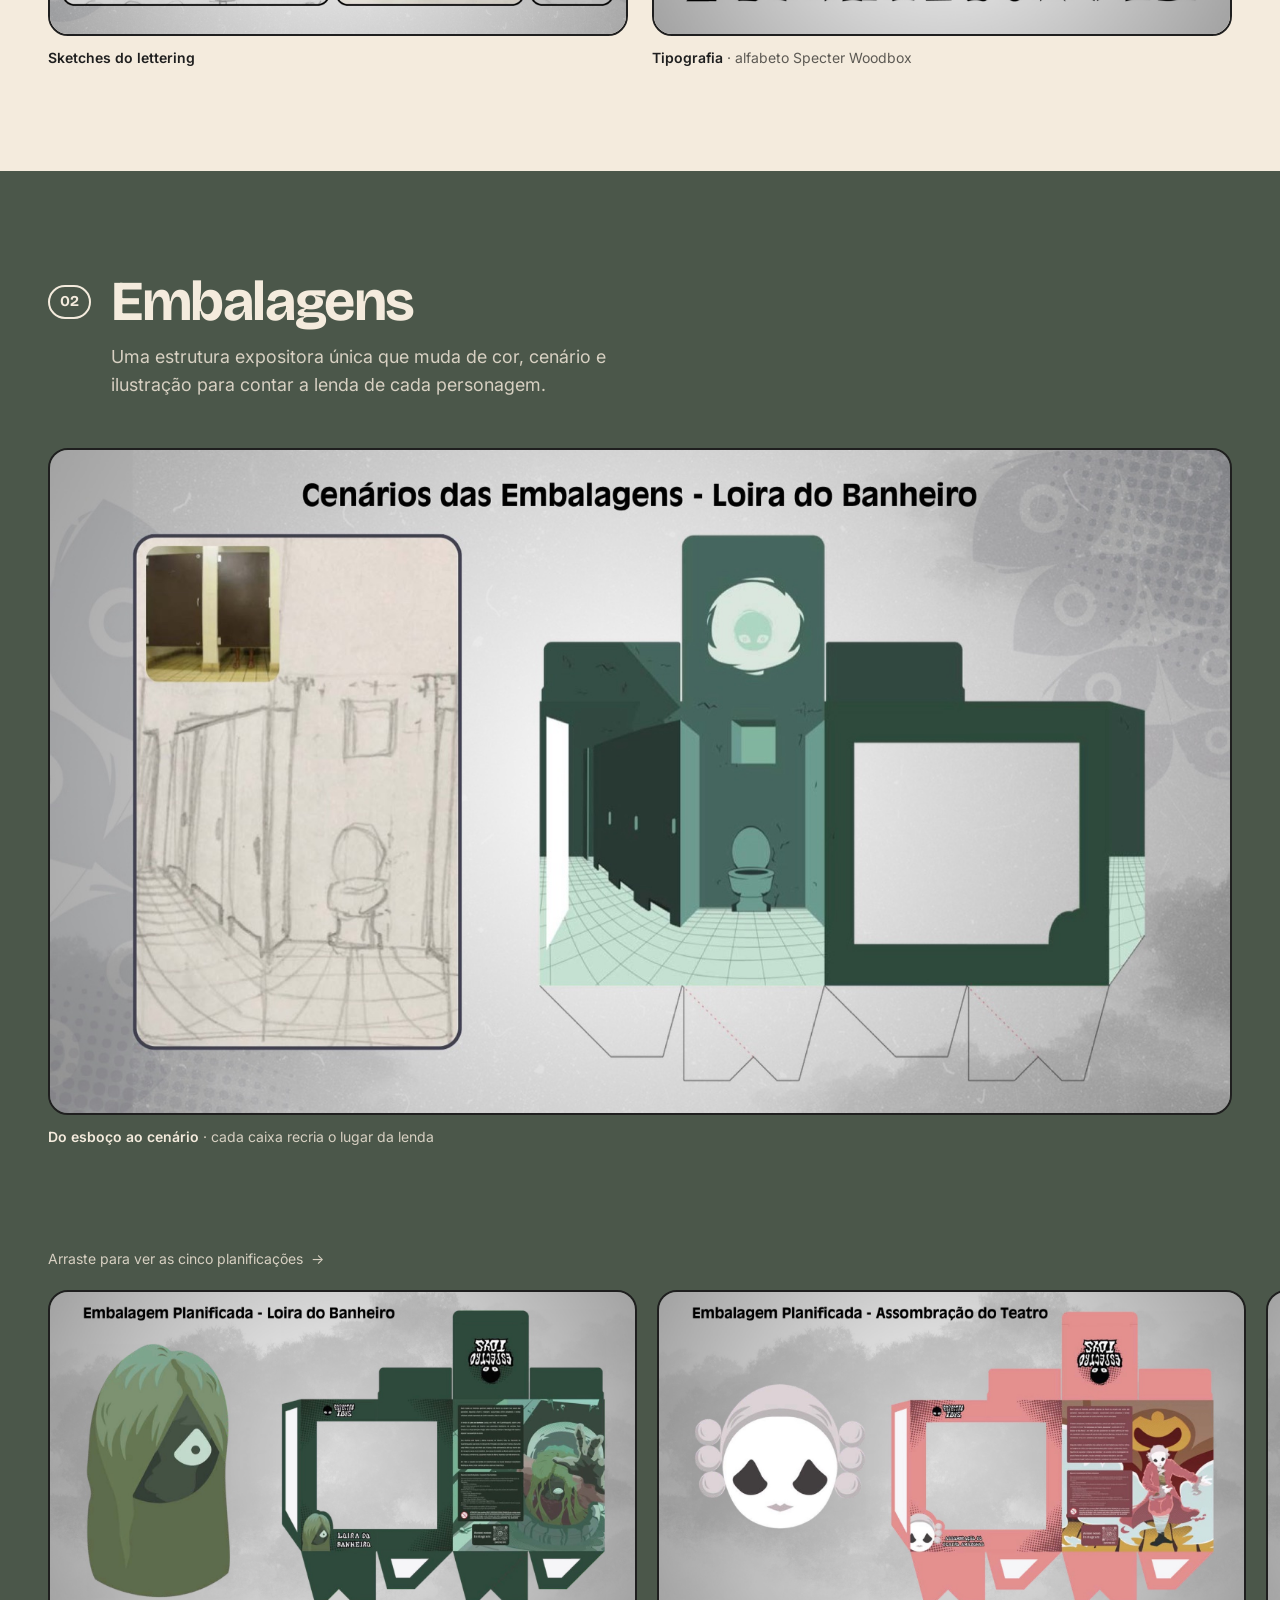
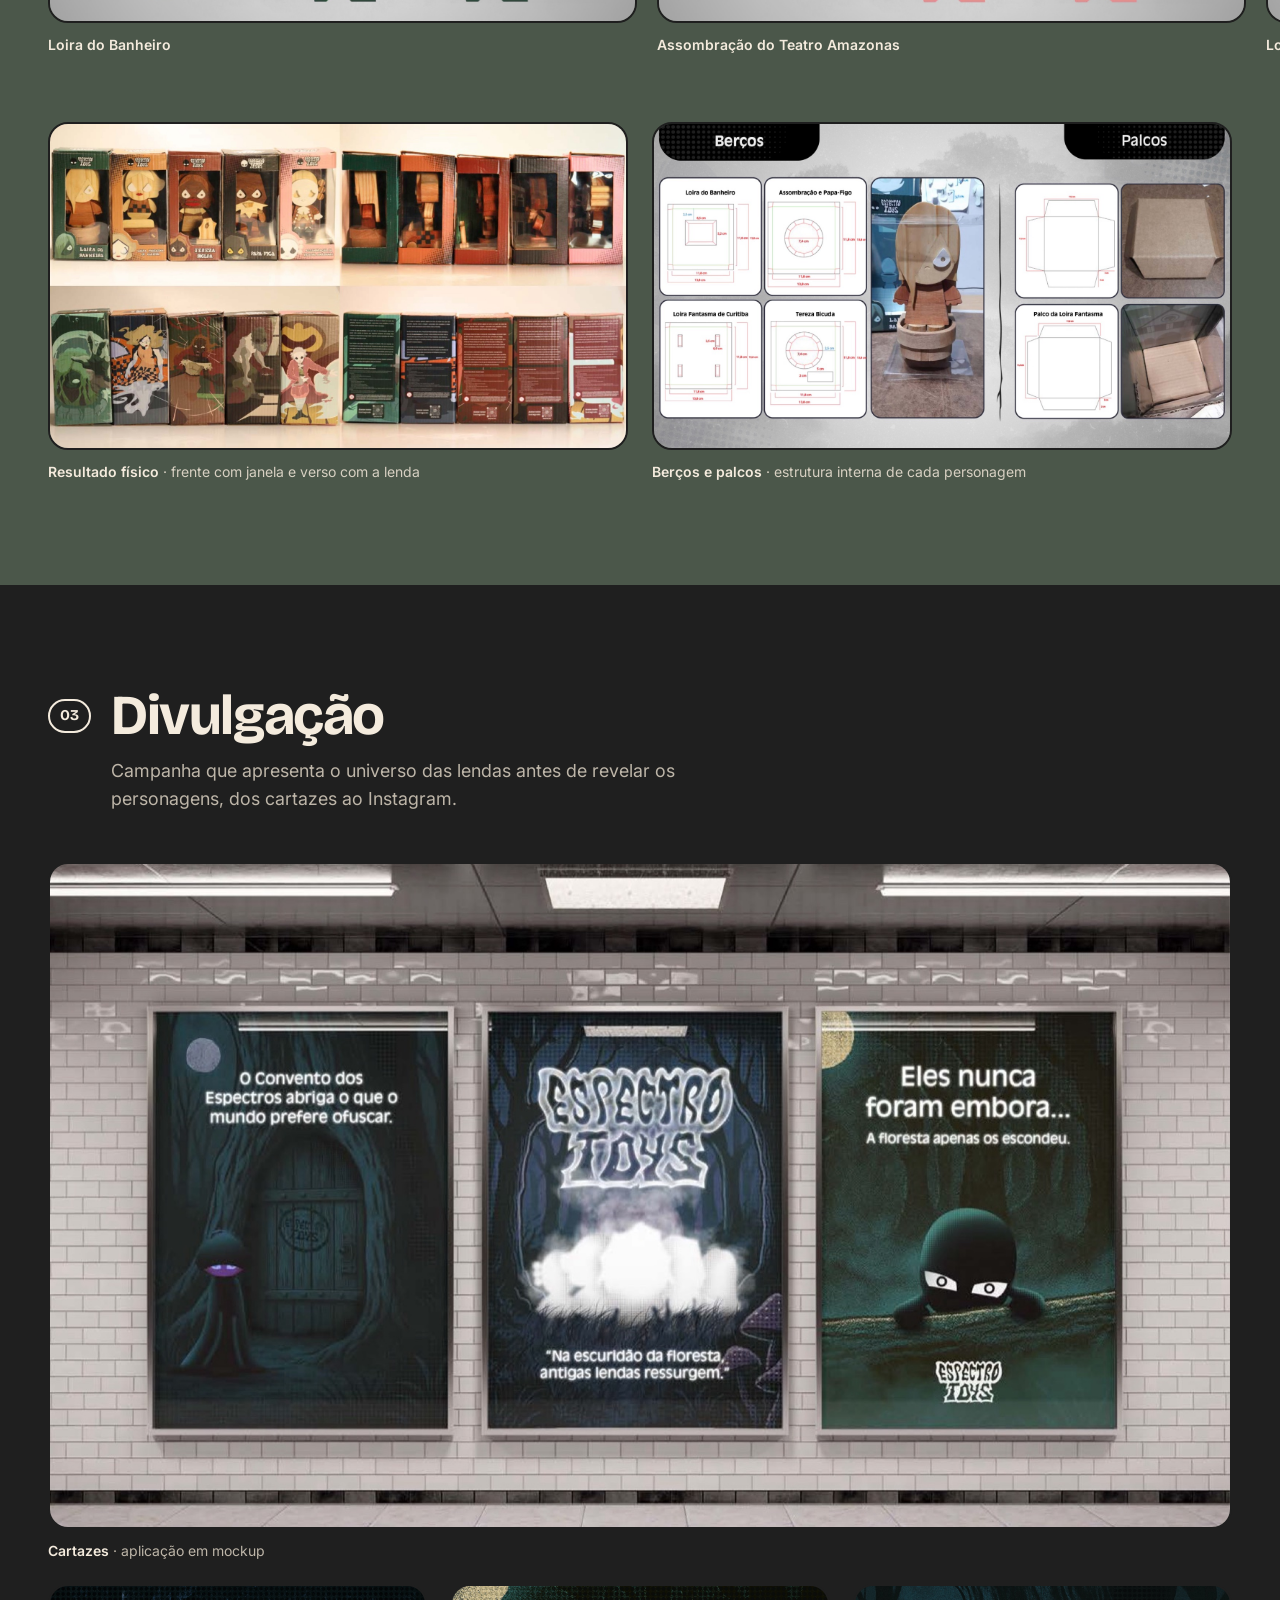
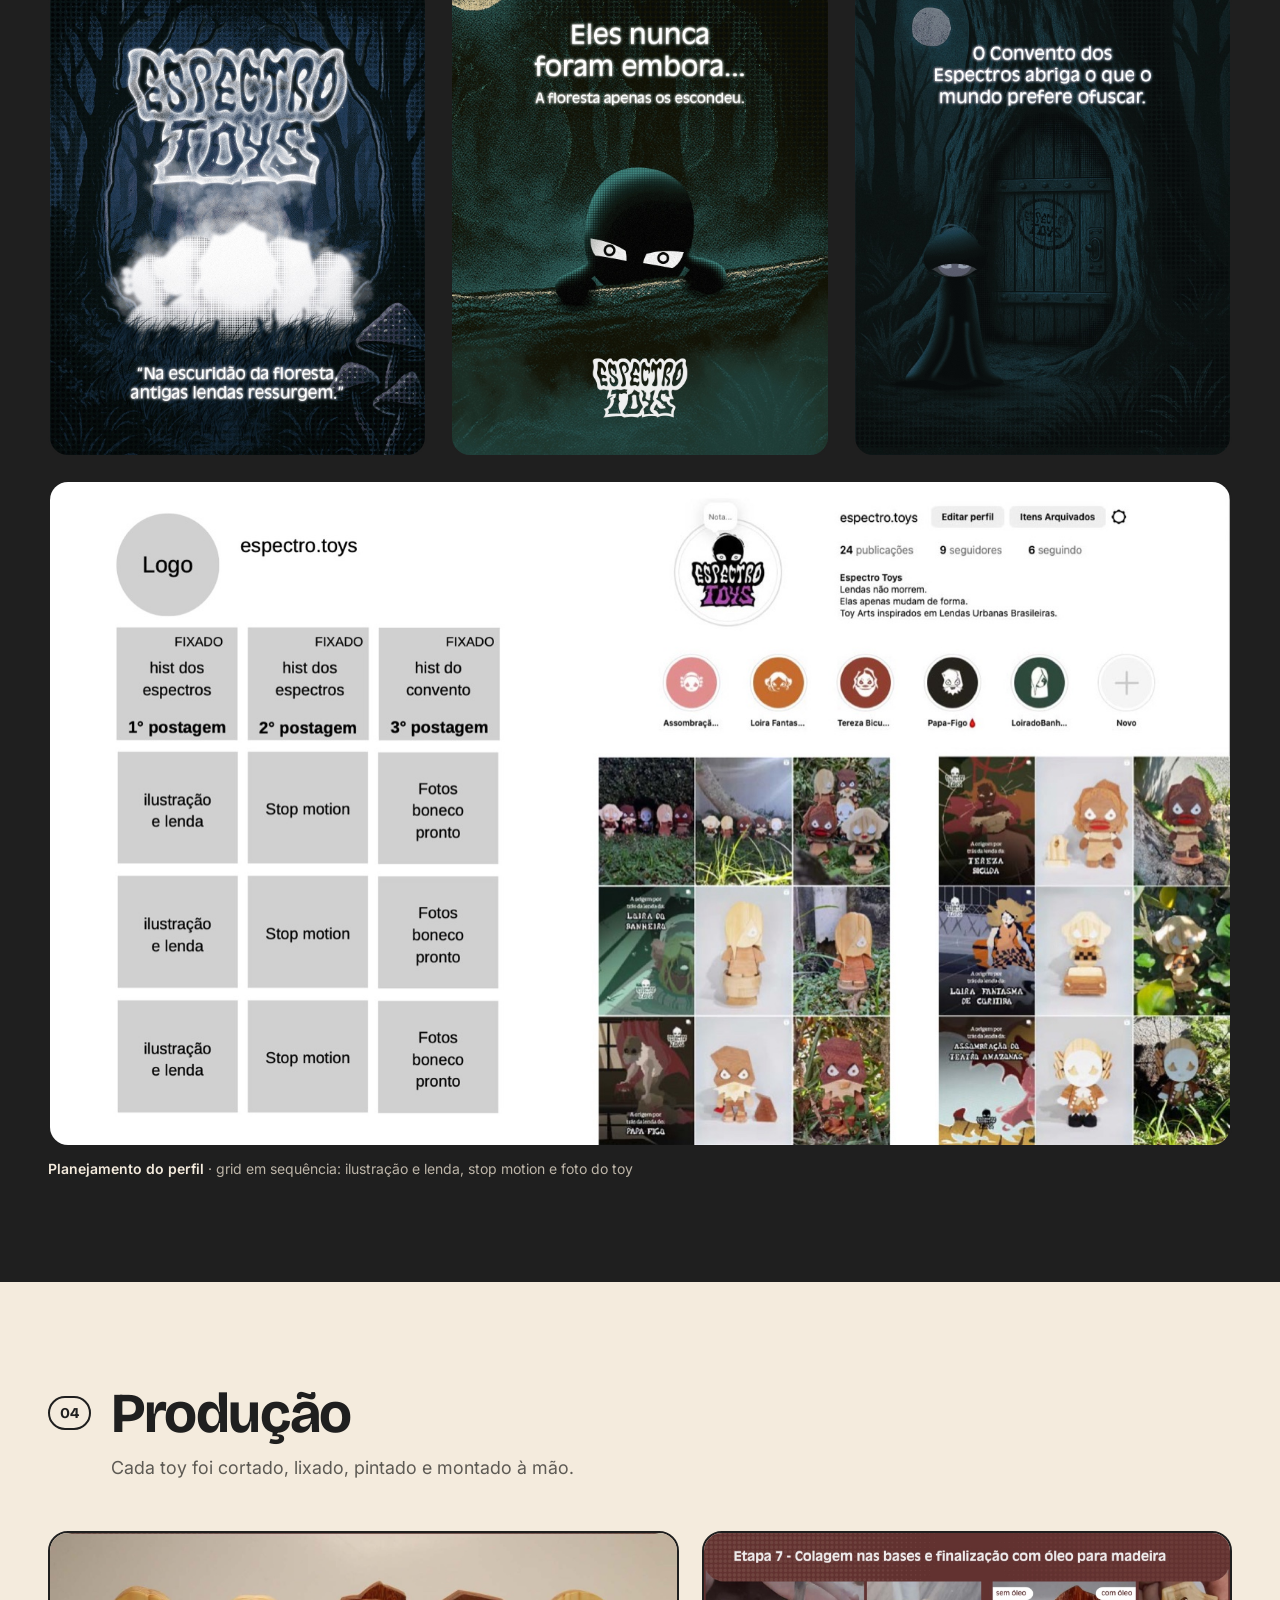
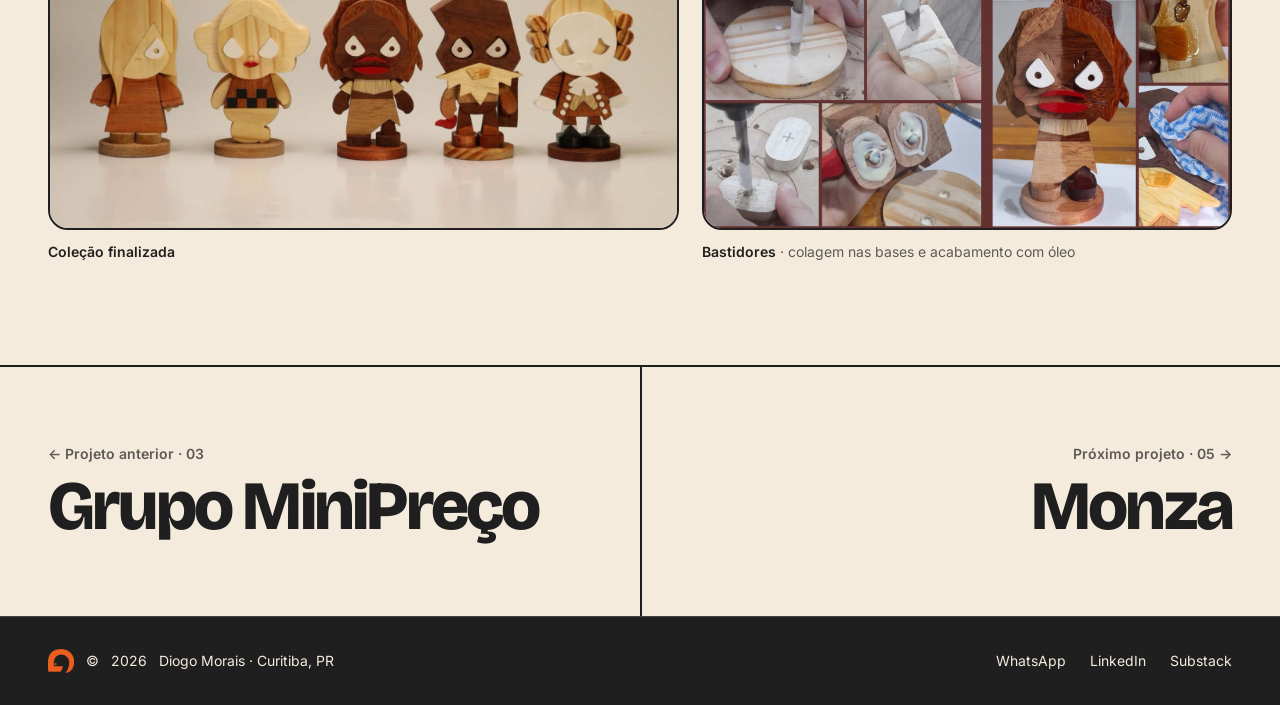
<file: projetos/espectro-toys.html>
<!doctype html>
<html lang="pt-BR">
<head>
  <meta charset="utf-8">
  <meta name="viewport" content="width=device-width, initial-scale=1">
  <title>Espectro Toys — Diogo Morais</title>
  <meta name="description" content="Espectro Toys: coleção de toy arts inspirados em lendas urbanas brasileiras. Projeto acadêmico (TCC) em Design na FAE.">
  <link rel="canonical" href="https://diogomorais.com/projetos/espectro-toys.html">
  <meta property="og:type" content="article">
  <meta property="og:site_name" content="Diogo Morais">
  <meta property="og:locale" content="pt_BR">
  <meta property="og:url" content="https://diogomorais.com/projetos/espectro-toys.html">
  <meta property="og:title" content="Espectro Toys — Diogo Morais">
  <meta property="og:description" content="Espectro Toys: coleção de toy arts inspirados em lendas urbanas brasileiras. Projeto acadêmico (TCC) em Design na FAE.">
  <meta property="og:image" content="https://diogomorais.com/assets/img/espectro/toys-prontos.jpg">
  <meta name="twitter:card" content="summary_large_image">
  <meta name="theme-color" content="#F4EBDD">
  <link rel="icon" href="../assets/favicon-32.png" type="image/png">
  <link rel="apple-touch-icon" href="../assets/apple-touch-icon.png">
  <link rel="preconnect" href="https://fonts.googleapis.com">
  <link rel="preconnect" href="https://fonts.gstatic.com" crossorigin>
  <link href="https://fonts.googleapis.com/css2?family=Bricolage+Grotesque:opsz,wght@12..96,400..800&family=Inter:wght@400;500;600;700&display=swap" rel="stylesheet">
  <link rel="stylesheet" href="../assets/css/style.css?v=17">
</head>
<body>
  <a class="skip-link" href="#conteudo">Pular para o conteúdo</a>
  <header class="site-header">
    <div class="wrap">
      <a class="brand" href="../" aria-label="Diogo Morais, início"><span class="logo-symbol brand-sym" aria-hidden="true"></span><span class="brand-name" aria-hidden="true"></span></a>
      <nav class="nav" aria-label="Principal">
        <a href="../#projetos" aria-current="page">Projetos</a>
        <a href="../#sobre">Sobre</a>
        <a href="../#experiencia">Experiência</a>
        <div class="social">
          <a class="social-link" href="https://wa.me/5541987998000" target="_blank" rel="noopener" aria-label="WhatsApp"><svg viewBox="0 0 24 24" aria-hidden="true"><path fill="currentColor" d="M12 2a10 10 0 0 0-8.6 15.1L2 22l5-1.3A10 10 0 1 0 12 2Zm0 18.2a8.2 8.2 0 0 1-4.2-1.1l-.3-.2-3 .8.8-2.9-.2-.3A8.2 8.2 0 1 1 12 20.2Zm4.5-6.1c-.2-.1-1.5-.7-1.7-.8-.2-.1-.4-.1-.6.1l-.8 1c-.1.2-.3.2-.5.1a6.7 6.7 0 0 1-3.3-2.9c-.2-.4.2-.4.7-1.3.1-.2 0-.3 0-.4l-.8-1.8c-.2-.5-.4-.4-.6-.4h-.5a1 1 0 0 0-.7.3 3 3 0 0 0-.9 2.2 5.2 5.2 0 0 0 1.1 2.7 11.8 11.8 0 0 0 4.5 4c1.7.7 2.3.8 3.2.6.5-.1 1.5-.6 1.7-1.2.2-.6.2-1.1.2-1.2-.1-.1-.3-.2-.5-.3Z"/></svg></a>
          <a class="social-link" href="https://www.linkedin.com/in/diogo-morais-42ba0b2a0/" target="_blank" rel="noopener" aria-label="LinkedIn"><svg viewBox="0 0 24 24" aria-hidden="true"><path fill="currentColor" d="M4.98 3.5a2.5 2.5 0 1 1 0 5 2.5 2.5 0 0 1 0-5ZM3 9.75h4v11H3v-11Zm6.5 0h3.8v1.5h.1c.5-1 1.8-1.8 3.6-1.8 3.9 0 4.5 2.4 4.5 5.6v5.7h-4v-5c0-1.2 0-2.8-1.7-2.8s-2 1.3-2 2.7v5.1h-4v-11Z"/></svg></a>
          <a class="social-link" href="https://substack.com/@diogomoraiz" target="_blank" rel="noopener" aria-label="Substack"><svg viewBox="0 0 24 24" aria-hidden="true"><path fill="currentColor" d="M4 3h16v2.6H4V3Zm0 4.7h16v2.6H4V7.7ZM4 12.4h16V21l-8-4.5L4 21v-8.6Z"/></svg></a>
        </div>
        <a class="btn" href="../#contato">Contato</a>
      </nav>
    </div>
  </header>

  <main id="conteudo">
    <section class="case-hero theme-bege">
      <div class="wrap">
        <a class="back" href="../#projetos"><span aria-hidden="true">←</span> Todos os projetos</a>
        <h1 class="case-title">Espectro Toys</h1>
        <p class="case-cat">Marca, embalagens e divulgação · Projeto acadêmico</p>
        <div class="case-intro-grid">
          <div>
            <p class="case-intro">Coleção de toy arts inspirados em lendas urbanas brasileiras, produzidos com madeira descartada da construção civil. A marca cria um universo de espectros ligados às lendas e aos bonecos.</p>
            <div class="characters" aria-label="Personagens da coleção">
              <span class="chip">Loira do Banheiro</span>
              <span class="chip">Assombração do Teatro Amazonas</span>
              <span class="chip">Loira Fantasma de Curitiba</span>
              <span class="chip">Tereza Bicuda</span>
              <span class="chip">Papa-Figo</span>
            </div>
          </div>
          <dl class="case-meta">
            <div><dt>Contexto</dt><dd>TCC em Design · FAE, junho de 2025</dd></div>
            <div><dt>Equipe</dt><dd>Ana Beatriz Machado, Maria Luiza Machado, Davi Kieski e Diogo Morais</dd></div>
                        <div><dt>Avaliação</dt><dd>Nota final 9,5</dd></div>
          </dl>
        </div>
      </div>
    </section>

    <!-- Imagens extraídas da apresentação do TCC (versão compactada). -->
    <section class="case-cover theme-bege">
      <div class="wrap reveal">
        <button class="frame" type="button" data-lightbox>
          <img src="../assets/img/espectro/toys-prontos.jpg" alt="Os cinco toys de madeira da coleção Espectro Toys lado a lado, com combinações de madeiras claras e escuras" width="1600" height="753">
        </button>
      </div>
    </section>

    <section class="case-block theme-bege" style="padding-top: 0">
      <div class="wrap case-intro-grid" style="margin-top: 0">
        <p class="credit reveal">Projeto acadêmico desenvolvido em grupo, com participação coletiva em todas as etapas. Minha atuação teve maior foco em pesquisa, identidade visual, embalagens e divulgação no Instagram.</p>
        <p class="block-text reveal" style="margin-top: 0">Na pesquisa com o público, <span class="stat-inline">62%</span> escolheram madeira maciça reaproveitada para um colecionável sustentável, e esse resultado definiu o material da coleção.</p>
      </div>
    </section>

    <!-- 01 · MARCA -->
    <section class="case-block theme-bege" style="padding-top: 0">
      <div class="wrap">
        <div class="block-head reveal">
          <span class="block-num">01</span>
          <div>
            <h2 class="block-title">Marca</h2>
            <p class="block-text">Design retrô de terror: lettering fantasmagórico, retícula halftone e o mascote Espectrinho.</p>
          </div>
        </div>
        <div class="gallery">
          <figure class="g-12 reveal">
            <button class="frame" type="button" data-lightbox>
              <img src="../assets/img/espectro/logo-final.jpg" alt="Versão final do logotipo Espectro Toys com o mascote Espectrinho" width="1600" height="899" loading="lazy">
            </button>
            <figcaption><strong>Logotipo final</strong></figcaption>
          </figure>
          <figure class="g-6 reveal">
            <button class="frame" type="button" data-lightbox>
              <img src="../assets/img/espectro/logo-evolucao.jpg" alt="Evolução do mascote e das duas versões do logotipo" width="1600" height="899" loading="lazy">
            </button>
            <figcaption><strong>Evolução</strong> · Espectrinho e as versões do logotipo</figcaption>
          </figure>
          <figure class="g-6 reveal">
            <button class="frame" type="button" data-lightbox>
              <img src="../assets/img/espectro/paleta.jpg" alt="Paleta de roxos, preto e branco com efeitos de retícula" width="1600" height="899" loading="lazy">
            </button>
            <figcaption><strong>Paleta e efeitos</strong> · retícula, bordas rabiscadas e sombras duras</figcaption>
          </figure>
          <figure class="g-6 reveal">
            <button class="frame" type="button" data-lightbox>
              <img src="../assets/img/espectro/tipografia-sketches.jpg" alt="Sketches a lápis do lettering Espectro Toys" width="1600" height="899" loading="lazy">
            </button>
            <figcaption><strong>Sketches do lettering</strong></figcaption>
          </figure>
          <figure class="g-6 reveal">
            <button class="frame" type="button" data-lightbox>
              <img src="../assets/img/espectro/tipografia.jpg" alt="Tipografias da marca e alfabeto Specter Woodbox" width="1600" height="899" loading="lazy">
            </button>
            <figcaption><strong>Tipografia</strong> · alfabeto Specter Woodbox</figcaption>
          </figure>
        </div>
      </div>
    </section>

    <!-- 02 · EMBALAGENS -->
    <section class="case-block theme-verde">
      <div class="wrap">
        <div class="block-head reveal">
          <span class="block-num">02</span>
          <div>
            <h2 class="block-title">Embalagens</h2>
            <p class="block-text">Uma estrutura expositora única que muda de cor, cenário e ilustração para contar a lenda de cada personagem.</p>
          </div>
        </div>
        <div class="gallery">
          <figure class="g-12 reveal">
            <button class="frame" type="button" data-lightbox>
              <img src="../assets/img/espectro/cenario-loira-banheiro.jpg" alt="Esboço a lápis do banheiro ao lado do cenário final da embalagem da Loira do Banheiro" width="1600" height="899" loading="lazy">
            </button>
            <figcaption><strong>Do esboço ao cenário</strong> · cada caixa recria o lugar da lenda</figcaption>
          </figure>
        </div>

        <h3 class="sub-title reveal">Um sistema, cinco personagens</h3>
        <p class="strip-hint">Arraste para ver as cinco planificações <span aria-hidden="true">→</span></p>
        <div class="strip strip--wide" role="list" aria-label="Embalagens planificadas de cada personagem">
          <figure role="listitem">
            <button class="frame" type="button" data-lightbox><img src="../assets/img/espectro/planificada-loira-banheiro.jpg" alt="Embalagem planificada da Loira do Banheiro, em verde" width="1600" height="899" loading="lazy"></button>
            <figcaption><strong>Loira do Banheiro</strong></figcaption>
          </figure>
          <figure role="listitem">
            <button class="frame" type="button" data-lightbox><img src="../assets/img/espectro/planificada-assombracao.jpg" alt="Embalagem planificada da Assombração do Teatro Amazonas, em rosa" width="1600" height="899" loading="lazy"></button>
            <figcaption><strong>Assombração do Teatro Amazonas</strong></figcaption>
          </figure>
          <figure role="listitem">
            <button class="frame" type="button" data-lightbox><img src="../assets/img/espectro/planificada-loira-taxi.jpg" alt="Embalagem planificada da Loira Fantasma de Curitiba, em laranja" width="1600" height="899" loading="lazy"></button>
            <figcaption><strong>Loira Fantasma de Curitiba</strong></figcaption>
          </figure>
          <figure role="listitem">
            <button class="frame" type="button" data-lightbox><img src="../assets/img/espectro/planificada-tereza-bicuda.jpg" alt="Embalagem planificada da Tereza Bicuda, em terracota" width="1600" height="899" loading="lazy"></button>
            <figcaption><strong>Tereza Bicuda</strong></figcaption>
          </figure>
          <figure role="listitem">
            <button class="frame" type="button" data-lightbox><img src="../assets/img/espectro/planificada-papa-figo.jpg" alt="Embalagem planificada do Papa-Figo, em marrom escuro" width="1600" height="899" loading="lazy"></button>
            <figcaption><strong>Papa-Figo</strong></figcaption>
          </figure>
        </div>

        <div class="gallery" style="margin-top: clamp(32px, 4vw, 56px)">
          <figure class="g-6 reveal">
            <button class="frame" type="button" data-lightbox>
              <img src="../assets/img/espectro/embalagens-prontas.jpg" alt="Embalagens impressas e montadas com os toys dentro, frente e verso" width="1600" height="899" loading="lazy">
            </button>
            <figcaption><strong>Resultado físico</strong> · frente com janela e verso com a lenda</figcaption>
          </figure>
          <figure class="g-6 reveal">
            <button class="frame" type="button" data-lightbox>
              <img src="../assets/img/espectro/bercos-palcos.jpg" alt="Desenhos técnicos e protótipos dos berços e palcos internos das embalagens" width="1600" height="899" loading="lazy">
            </button>
            <figcaption><strong>Berços e palcos</strong> · estrutura interna de cada personagem</figcaption>
          </figure>
        </div>
      </div>
    </section>

    <!-- 03 · DIVULGAÇÃO -->
    <section class="case-block theme-preto">
      <div class="wrap">
        <div class="block-head reveal">
          <span class="block-num">03</span>
          <div>
            <h2 class="block-title">Divulgação</h2>
            <p class="block-text">Campanha que apresenta o universo das lendas antes de revelar os personagens, dos cartazes ao Instagram.</p>
          </div>
        </div>
        <div class="gallery">
          <figure class="g-12 reveal">
            <button class="frame" type="button" data-lightbox>
              <img src="../assets/img/espectro/posteres.jpg" alt="Três cartazes da Espectro Toys aplicados em uma estação de metrô" width="1600" height="899" loading="lazy">
            </button>
            <figcaption><strong>Cartazes</strong> · aplicação em mockup</figcaption>
          </figure>
          <figure class="g-4 reveal">
            <button class="frame" type="button" data-lightbox>
              <img src="../assets/img/espectro/instagram-1.jpg" alt="Post com o logotipo Espectro Toys sobre floresta noturna e a frase: Na escuridão da floresta, antigas lendas ressurgem" width="1080" height="1350" loading="lazy">
            </button>
          </figure>
          <figure class="g-4 reveal">
            <button class="frame" type="button" data-lightbox>
              <img src="../assets/img/espectro/instagram-2.jpg" alt="Post com um espectro espiando sobre um tronco e a frase: Eles nunca foram embora" width="1080" height="1350" loading="lazy">
            </button>
          </figure>
          <figure class="g-4 reveal">
            <button class="frame" type="button" data-lightbox>
              <img src="../assets/img/espectro/instagram-3.jpg" alt="Post com um espectro diante da porta de uma árvore e a frase sobre o Convento dos Espectros" width="1080" height="1350" loading="lazy">
            </button>
          </figure>
          <figure class="g-12 reveal">
            <button class="frame" type="button" data-lightbox>
              <img src="../assets/img/espectro/instagram-grid.jpg" alt="Planejamento do grid do perfil @espectro.toys ao lado do perfil publicado" width="1600" height="899" loading="lazy">
            </button>
            <figcaption><strong>Planejamento do perfil</strong> · grid em sequência: ilustração e lenda, stop motion e foto do toy</figcaption>
          </figure>
        </div>
      </div>
    </section>

    <!-- 04 · PRODUÇÃO -->
    <section class="case-block theme-bege">
      <div class="wrap">
        <div class="block-head reveal">
          <span class="block-num">04</span>
          <div>
            <h2 class="block-title">Produção</h2>
            <p class="block-text">Cada toy foi cortado, lixado, pintado e montado à mão.</p>
          </div>
        </div>
        <div class="pair pair--wide">
          <figure class="reveal" style="--ar: 2.125">
            <button class="frame" type="button" data-lightbox>
              <img src="../assets/img/espectro/toys-prontos.jpg" alt="Os cinco toys de madeira prontos, com combinações de madeiras claras e escuras" width="1600" height="753" loading="lazy">
            </button>
            <figcaption><strong>Coleção finalizada</strong></figcaption>
          </figure>
          <figure class="reveal" style="--ar: 1.78">
            <button class="frame" type="button" data-lightbox>
              <img src="../assets/img/espectro/bastidores.jpg" alt="Etapa final da produção: colagem nas bases e acabamento com óleo para madeira" width="1600" height="899" loading="lazy">
            </button>
            <figcaption><strong>Bastidores</strong> · colagem nas bases e acabamento com óleo</figcaption>
          </figure>
        </div>
      </div>
    </section>


    <nav class="pager theme-bege" aria-label="Navegação entre projetos">
      <div class="wrap pager-grid">
        <a class="pager-link pager-prev" href="grupo-minipreco.html">
          <span class="pager-label"><span aria-hidden="true">←</span> <span class="pager-long">Projeto anterior · 03</span><span class="pager-short">Anterior</span></span>
          <span class="pager-name">Grupo MiniPreço</span>
        </a>
        <a class="pager-link pager-next" href="monza.html">
          <span class="pager-label"><span class="pager-long">Próximo projeto · 05</span><span class="pager-short">Próximo</span> <span aria-hidden="true">→</span></span>
          <span class="pager-name">Monza</span>
        </a>
      </div>
    </nav>
  </main>

  <footer class="site-footer theme-preto" style="border-top: 1px solid var(--rule)">
    <div class="wrap">
      <p class="footer-brand"><span class="logo-symbol" aria-hidden="true"></span>© <span data-year>2026</span> Diogo Morais · Curitiba, PR</p>
      <div class="footer-links">
        <a href="https://wa.me/5541987998000" target="_blank" rel="noopener">WhatsApp</a>
        <a href="https://www.linkedin.com/in/diogo-morais-42ba0b2a0/" target="_blank" rel="noopener">LinkedIn</a>
        <a href="https://substack.com/@diogomoraiz" target="_blank" rel="noopener">Substack</a>
      </div>
    </div>
  </footer>
  <script src="../assets/js/main.js?v=17" defer></script>
</body>
</html>
</file>
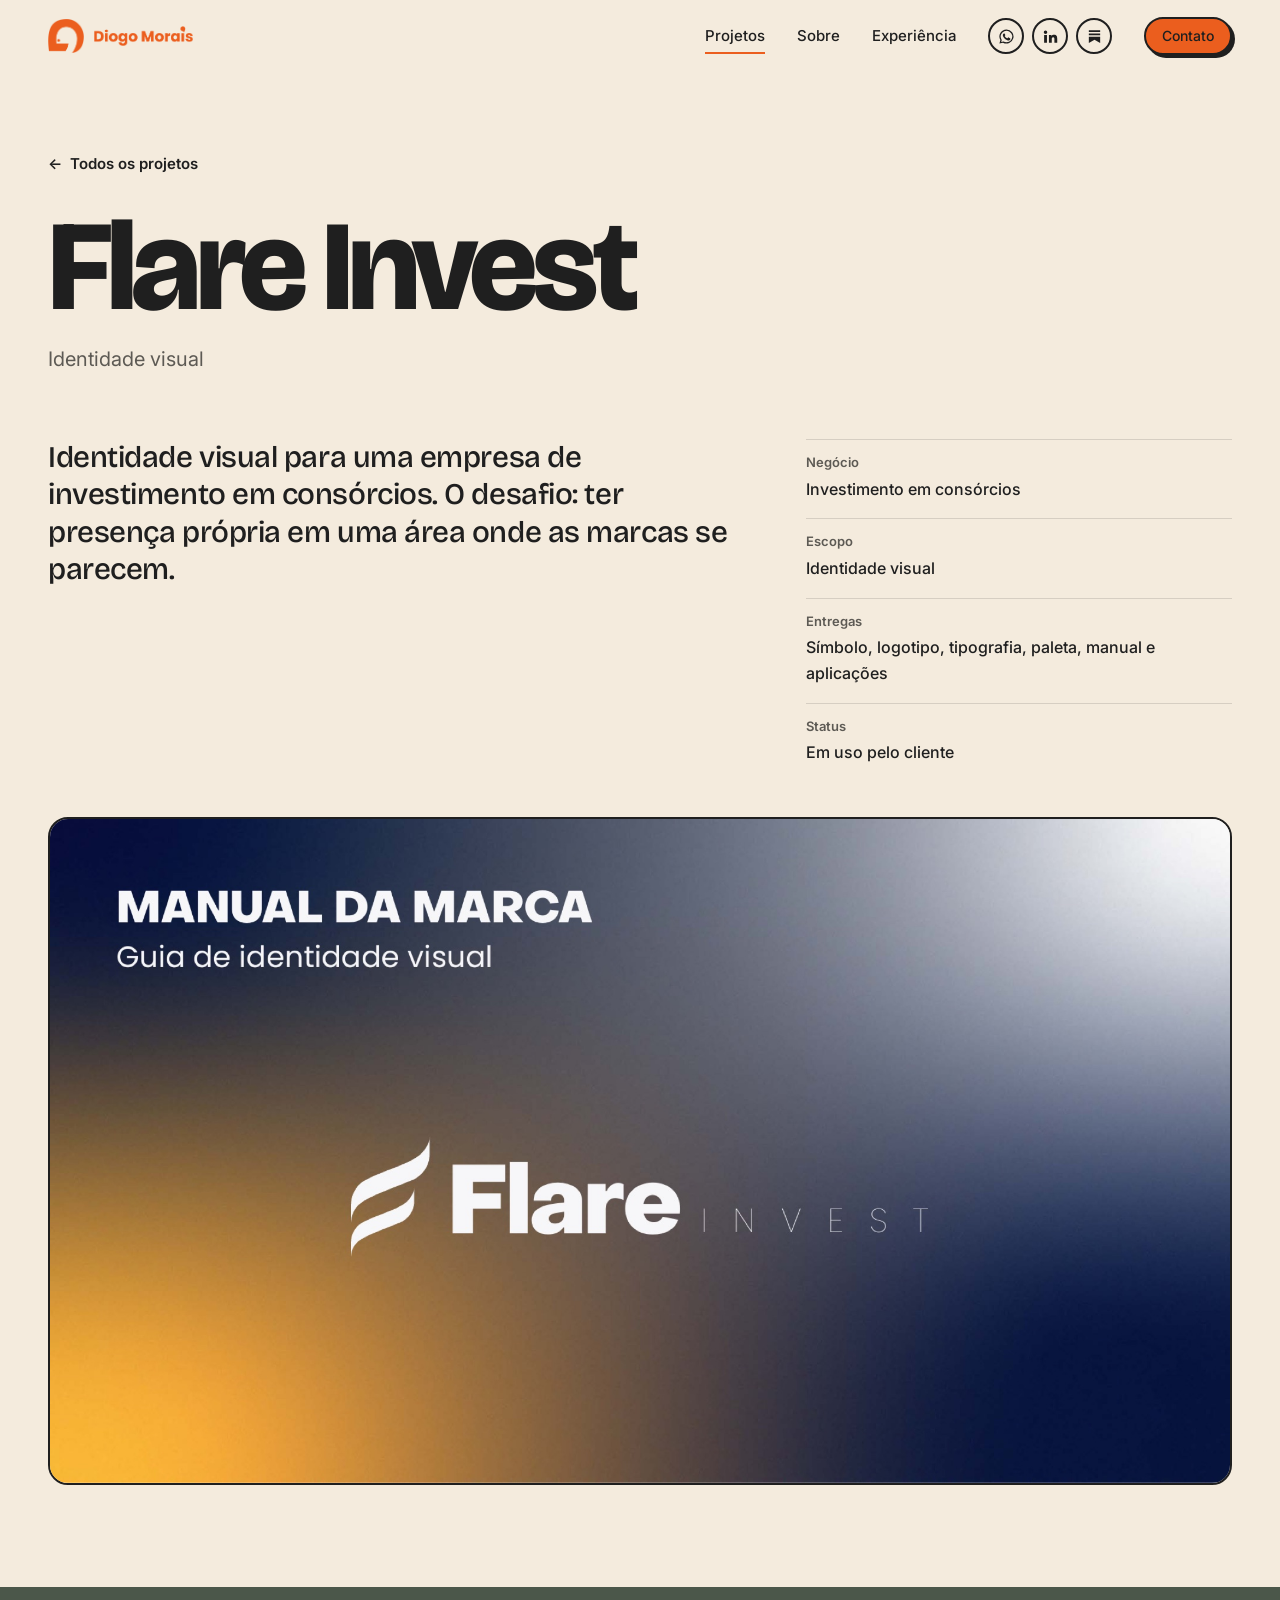
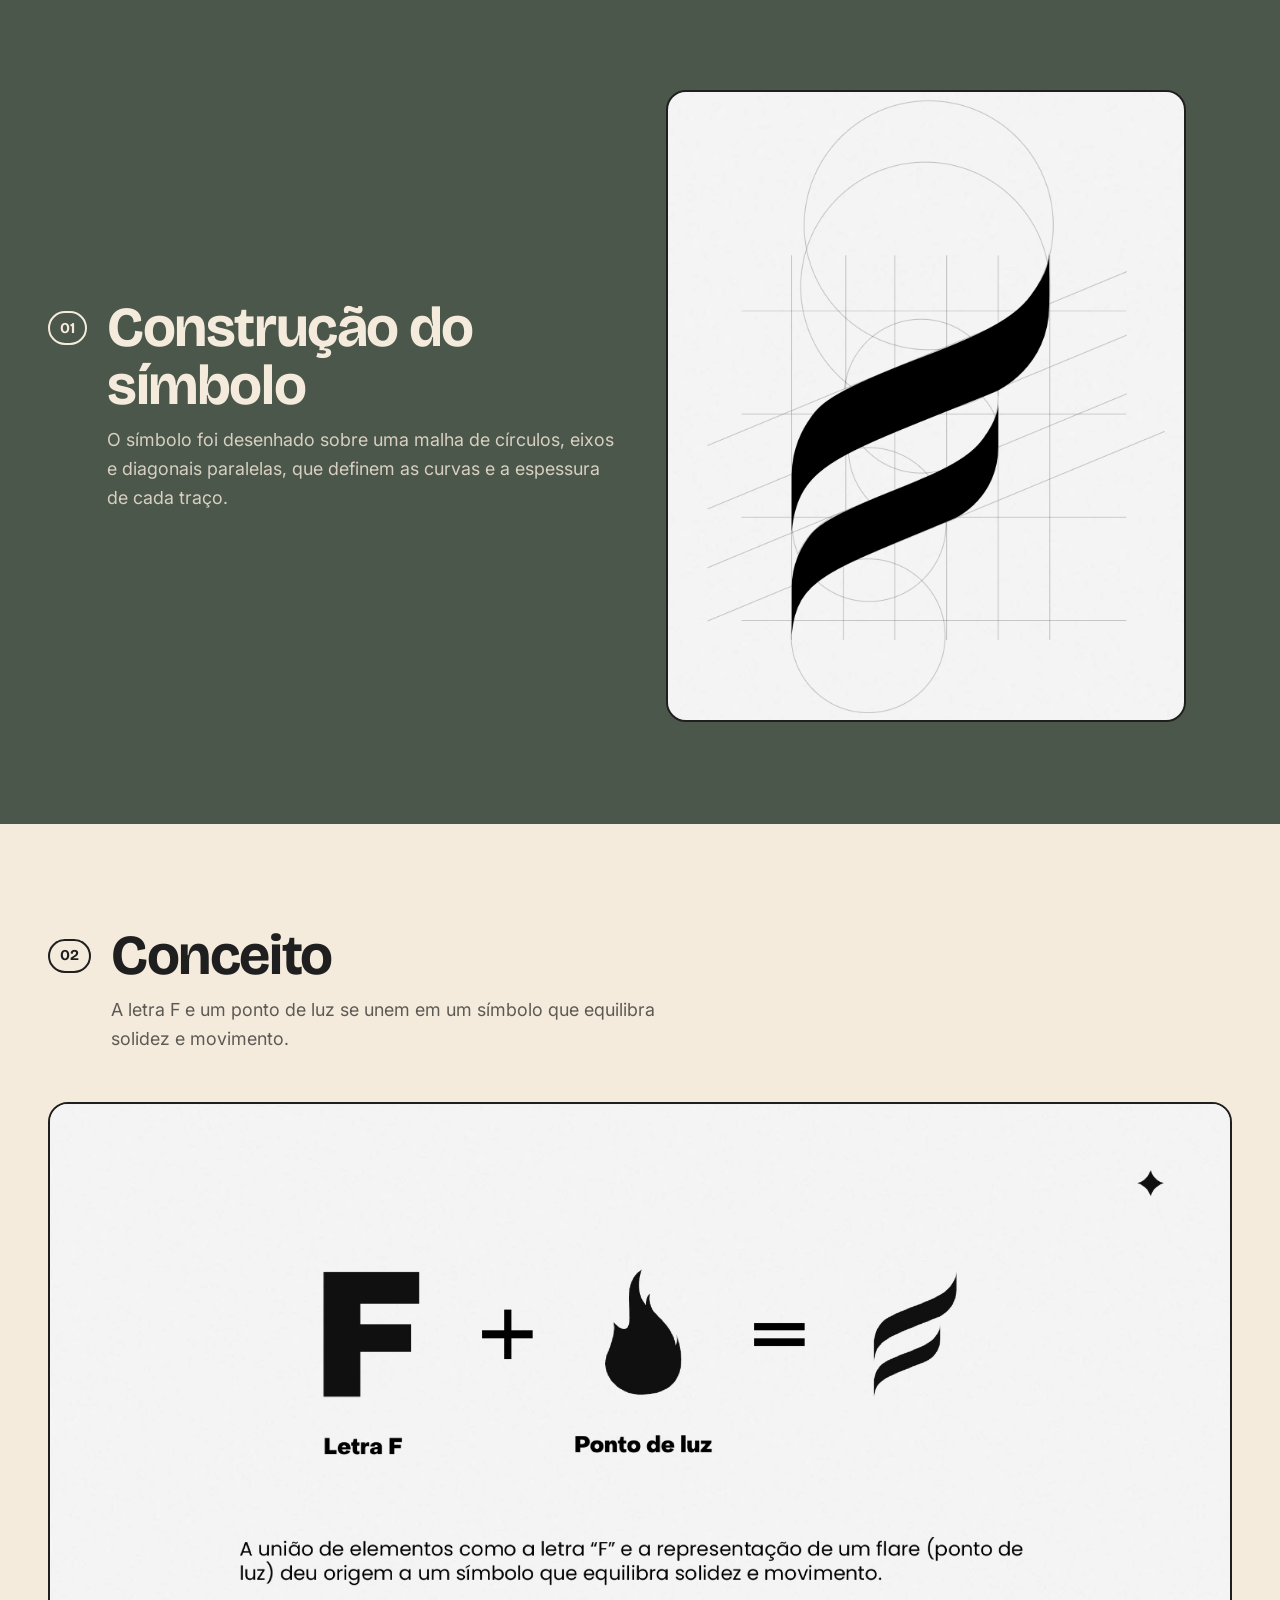
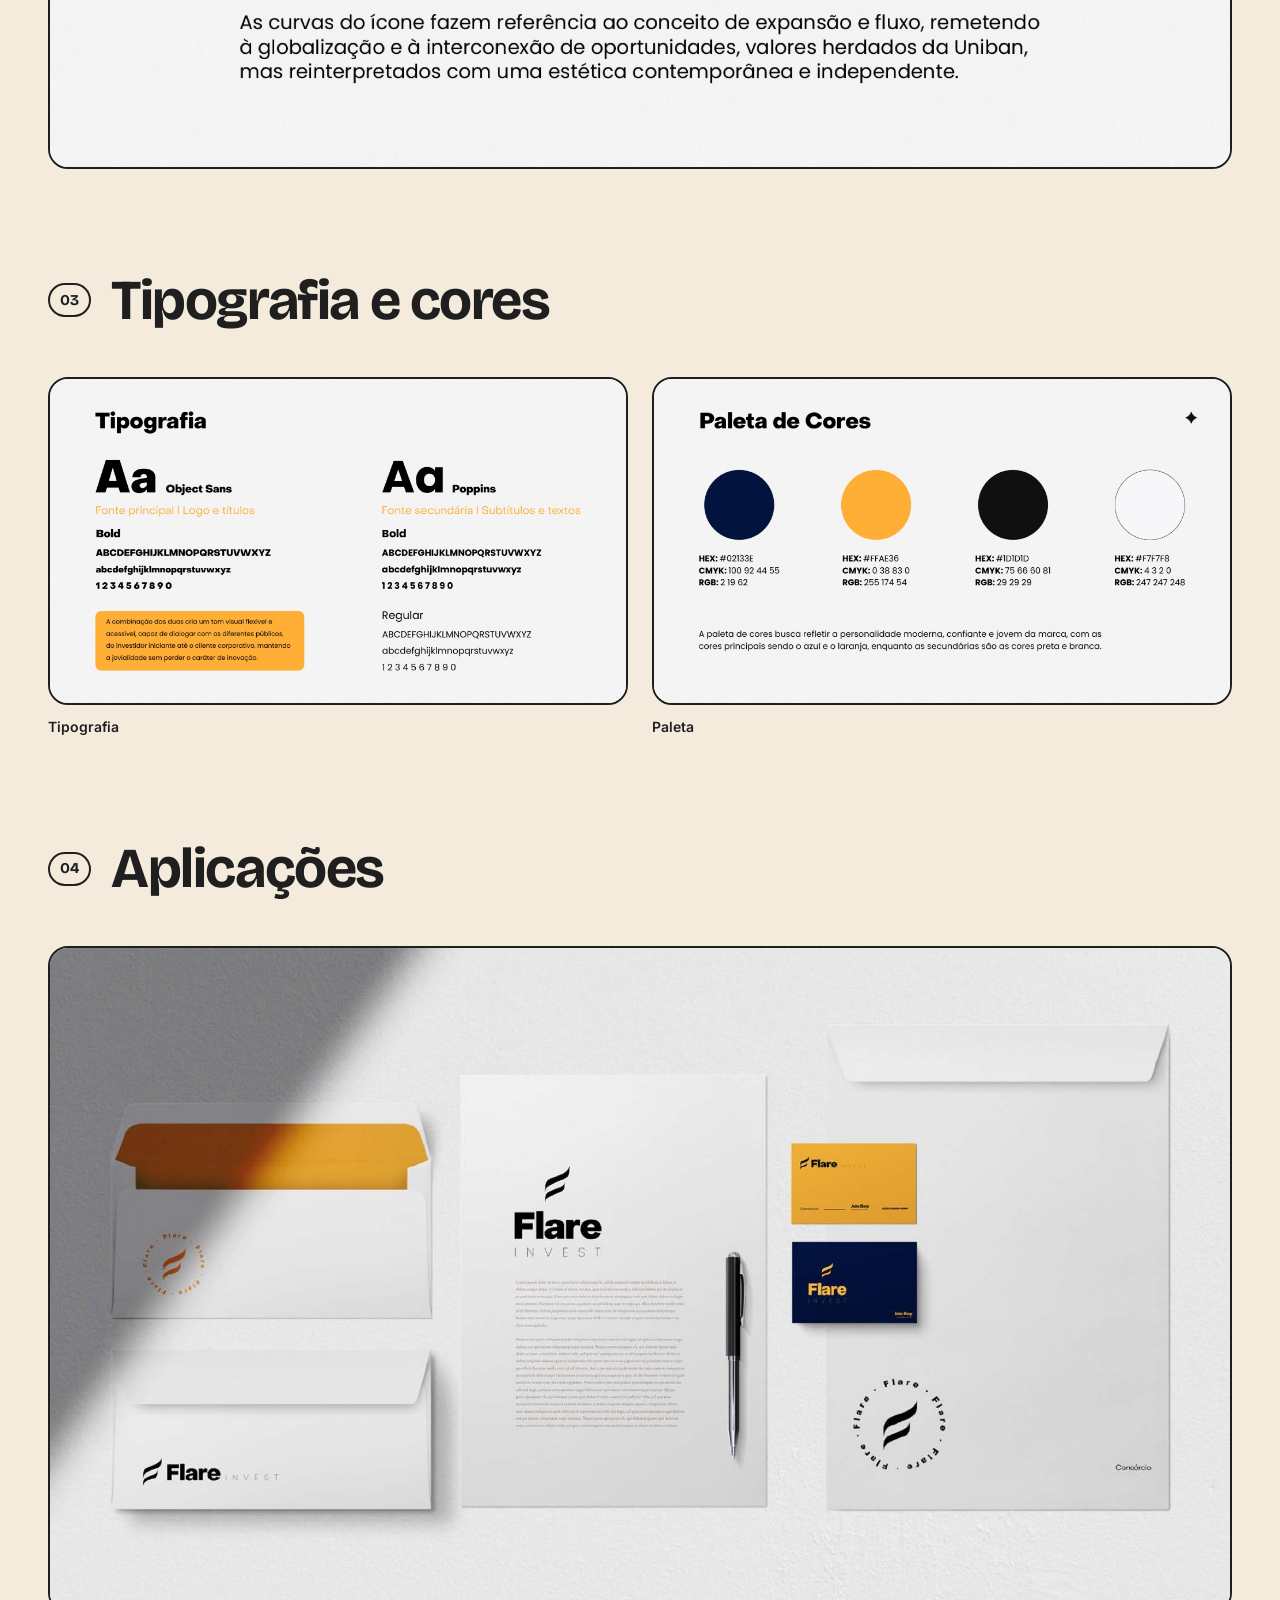
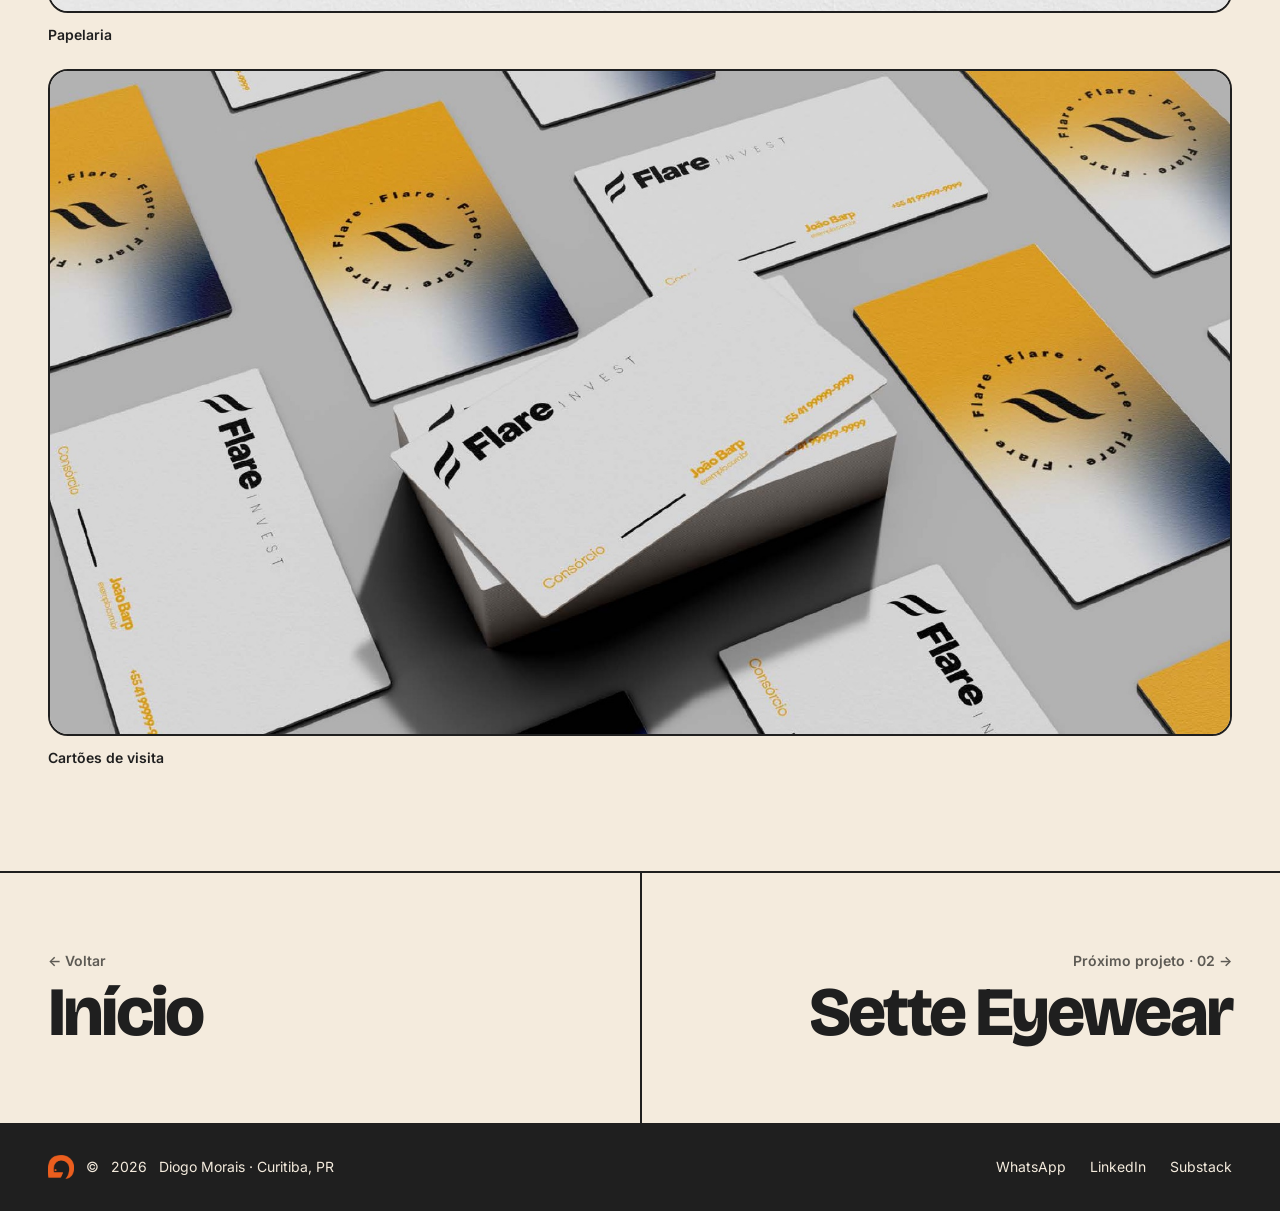
<file: projetos/flare-invest.html>
<!doctype html>
<html lang="pt-BR">
<head>
  <meta charset="utf-8">
  <meta name="viewport" content="width=device-width, initial-scale=1">
  <title>Flare Invest — Diogo Morais</title>
  <meta name="description" content="Identidade visual para a Flare Invest, empresa de investimento em consórcios.">
  <link rel="canonical" href="https://diogomorais.com/projetos/flare-invest.html">
  <meta property="og:type" content="article">
  <meta property="og:site_name" content="Diogo Morais">
  <meta property="og:locale" content="pt_BR">
  <meta property="og:url" content="https://diogomorais.com/projetos/flare-invest.html">
  <meta property="og:title" content="Flare Invest — Diogo Morais">
  <meta property="og:description" content="Identidade visual para a Flare Invest, empresa de investimento em consórcios.">
  <meta property="og:image" content="https://diogomorais.com/assets/img/flare/capa.jpg">
  <meta name="twitter:card" content="summary_large_image">
  <meta name="theme-color" content="#F4EBDD">
  <link rel="icon" href="../assets/favicon-32.png" type="image/png">
  <link rel="apple-touch-icon" href="../assets/apple-touch-icon.png">
  <link rel="preconnect" href="https://fonts.googleapis.com">
  <link rel="preconnect" href="https://fonts.gstatic.com" crossorigin>
  <link href="https://fonts.googleapis.com/css2?family=Bricolage+Grotesque:opsz,wght@12..96,400..800&family=Inter:wght@400;500;600;700&display=swap" rel="stylesheet">
  <link rel="stylesheet" href="../assets/css/style.css?v=17">
</head>
<body>
  <a class="skip-link" href="#conteudo">Pular para o conteúdo</a>
  <header class="site-header">
    <div class="wrap">
      <a class="brand" href="../" aria-label="Diogo Morais, início"><span class="logo-symbol brand-sym" aria-hidden="true"></span><span class="brand-name" aria-hidden="true"></span></a>
      <nav class="nav" aria-label="Principal">
        <a href="../#projetos" aria-current="page">Projetos</a>
        <a href="../#sobre">Sobre</a>
        <a href="../#experiencia">Experiência</a>
        <div class="social">
          <a class="social-link" href="https://wa.me/5541987998000" target="_blank" rel="noopener" aria-label="WhatsApp"><svg viewBox="0 0 24 24" aria-hidden="true"><path fill="currentColor" d="M12 2a10 10 0 0 0-8.6 15.1L2 22l5-1.3A10 10 0 1 0 12 2Zm0 18.2a8.2 8.2 0 0 1-4.2-1.1l-.3-.2-3 .8.8-2.9-.2-.3A8.2 8.2 0 1 1 12 20.2Zm4.5-6.1c-.2-.1-1.5-.7-1.7-.8-.2-.1-.4-.1-.6.1l-.8 1c-.1.2-.3.2-.5.1a6.7 6.7 0 0 1-3.3-2.9c-.2-.4.2-.4.7-1.3.1-.2 0-.3 0-.4l-.8-1.8c-.2-.5-.4-.4-.6-.4h-.5a1 1 0 0 0-.7.3 3 3 0 0 0-.9 2.2 5.2 5.2 0 0 0 1.1 2.7 11.8 11.8 0 0 0 4.5 4c1.7.7 2.3.8 3.2.6.5-.1 1.5-.6 1.7-1.2.2-.6.2-1.1.2-1.2-.1-.1-.3-.2-.5-.3Z"/></svg></a>
          <a class="social-link" href="https://www.linkedin.com/in/diogo-morais-42ba0b2a0/" target="_blank" rel="noopener" aria-label="LinkedIn"><svg viewBox="0 0 24 24" aria-hidden="true"><path fill="currentColor" d="M4.98 3.5a2.5 2.5 0 1 1 0 5 2.5 2.5 0 0 1 0-5ZM3 9.75h4v11H3v-11Zm6.5 0h3.8v1.5h.1c.5-1 1.8-1.8 3.6-1.8 3.9 0 4.5 2.4 4.5 5.6v5.7h-4v-5c0-1.2 0-2.8-1.7-2.8s-2 1.3-2 2.7v5.1h-4v-11Z"/></svg></a>
          <a class="social-link" href="https://substack.com/@diogomoraiz" target="_blank" rel="noopener" aria-label="Substack"><svg viewBox="0 0 24 24" aria-hidden="true"><path fill="currentColor" d="M4 3h16v2.6H4V3Zm0 4.7h16v2.6H4V7.7ZM4 12.4h16V21l-8-4.5L4 21v-8.6Z"/></svg></a>
        </div>
        <a class="btn" href="../#contato">Contato</a>
      </nav>
    </div>
  </header>

  <main id="conteudo">
    <section class="case-hero theme-bege">
      <div class="wrap">
        <a class="back" href="../#projetos"><span aria-hidden="true">←</span> Todos os projetos</a>
        <h1 class="case-title">Flare Invest</h1>
        <p class="case-cat">Identidade visual</p>
        <div class="case-intro-grid">
          <p class="case-intro">Identidade visual para uma empresa de investimento em consórcios. O desafio: ter presença própria em uma área onde as marcas se parecem.</p>
          <dl class="case-meta">
            <div><dt>Negócio</dt><dd>Investimento em consórcios</dd></div>
            <div><dt>Escopo</dt><dd>Identidade visual</dd></div>
            <div><dt>Entregas</dt><dd>Símbolo, logotipo, tipografia, paleta, manual e aplicações</dd></div>
            <div><dt>Status</dt><dd>Em uso pelo cliente</dd></div>
          </dl>
        </div>
      </div>
    </section>

    <section class="case-cover theme-bege">
      <div class="wrap reveal">
        <button class="frame" type="button" data-lightbox>
          <img src="../assets/img/flare/capa.jpg" alt="Capa do manual de marca da Flare Invest, com o símbolo e o logotipo sobre degradê amarelo e azul" width="1800" height="1013">
        </button>
      </div>
    </section>

    <section class="case-block theme-verde">
      <div class="wrap construction">
        <div class="reveal">
          <div class="block-head" style="margin-bottom: 0">
            <span class="block-num">01</span>
            <div>
              <h2 class="block-title">Construção do símbolo</h2>
              <p class="block-text">O símbolo foi desenhado sobre uma malha de círculos, eixos e diagonais paralelas, que definem as curvas e a espessura de cada traço.</p>
            </div>
          </div>
        </div>
        <figure class="reveal">
          <button class="frame" type="button" data-lightbox>
            <img src="../assets/img/flare/construcao.png" alt="Desenho de construção geométrica do símbolo da Flare, com círculos, eixos e linhas de apoio" width="670" height="816">
          </button>
        </figure>
      </div>
    </section>

    <section class="case-block theme-bege">
      <div class="wrap">
        <div class="block-head reveal">
          <span class="block-num">02</span>
          <div>
            <h2 class="block-title">Conceito</h2>
            <p class="block-text">A letra F e um ponto de luz se unem em um símbolo que equilibra solidez e movimento.</p>
          </div>
        </div>
        <div class="gallery">
          <figure class="g-12 reveal">
            <button class="frame" type="button" data-lightbox>
              <img src="../assets/img/flare/conceito.jpg" alt="Página do manual explicando o conceito: letra F mais ponto de luz formam o símbolo" width="1800" height="1013" loading="lazy">
            </button>
          </figure>
        </div>
      </div>
    </section>

    <section class="case-block theme-bege" style="padding-top: 0">
      <div class="wrap">
        <div class="block-head reveal">
          <span class="block-num">03</span>
          <h2 class="block-title">Tipografia e cores</h2>
        </div>
        <div class="gallery">
          <figure class="g-6 reveal">
            <button class="frame" type="button" data-lightbox>
              <img src="../assets/img/flare/tipografia.jpg" alt="Página do manual com a tipografia da Flare Invest" width="1800" height="1013" loading="lazy">
            </button>
            <figcaption><strong>Tipografia</strong></figcaption>
          </figure>
          <figure class="g-6 reveal">
            <button class="frame" type="button" data-lightbox>
              <img src="../assets/img/flare/paleta.jpg" alt="Página do manual com a paleta de cores da Flare Invest" width="1800" height="1013" loading="lazy">
            </button>
            <figcaption><strong>Paleta</strong></figcaption>
          </figure>
        </div>
      </div>
    </section>

    <section class="case-block theme-bege" style="padding-top: 0">
      <div class="wrap">
        <div class="block-head reveal">
          <span class="block-num">04</span>
          <h2 class="block-title">Aplicações</h2>
        </div>
        <div class="gallery">
          <figure class="g-12 reveal">
            <button class="frame" type="button" data-lightbox>
              <img src="../assets/img/flare/papelaria.jpg" alt="Papelaria da Flare Invest: envelopes, papel timbrado, cartões e pasta" width="1800" height="1013" loading="lazy">
            </button>
            <figcaption><strong>Papelaria</strong></figcaption>
          </figure>
          <figure class="g-12 reveal">
            <button class="frame" type="button" data-lightbox>
              <img src="../assets/img/flare/cartoes.jpg" alt="Cartões de visita da Flare Invest em versões clara e em degradê" width="1800" height="1013" loading="lazy">
            </button>
            <figcaption><strong>Cartões de visita</strong></figcaption>
          </figure>
        </div>
      </div>
    </section>

    <nav class="pager theme-bege" aria-label="Navegação entre projetos">
      <div class="wrap pager-grid">
        <a class="pager-link pager-prev" href="../">
          <span class="pager-label"><span aria-hidden="true">←</span> Voltar</span>
          <span class="pager-name">Início</span>
        </a>
        <a class="pager-link pager-next" href="sette-eyewear.html">
          <span class="pager-label"><span class="pager-long">Próximo projeto · 02</span><span class="pager-short">Próximo</span> <span aria-hidden="true">→</span></span>
          <span class="pager-name">Sette Eyewear</span>
        </a>
      </div>
    </nav>
  </main>

  <footer class="site-footer theme-preto">
    <div class="wrap">
      <p class="footer-brand"><span class="logo-symbol" aria-hidden="true"></span>© <span data-year>2026</span> Diogo Morais · Curitiba, PR</p>
      <div class="footer-links">
        <a href="https://wa.me/5541987998000" target="_blank" rel="noopener">WhatsApp</a>
        <a href="https://www.linkedin.com/in/diogo-morais-42ba0b2a0/" target="_blank" rel="noopener">LinkedIn</a>
        <a href="https://substack.com/@diogomoraiz" target="_blank" rel="noopener">Substack</a>
      </div>
    </div>
  </footer>
  <script src="../assets/js/main.js?v=17" defer></script>
</body>
</html>
</file>
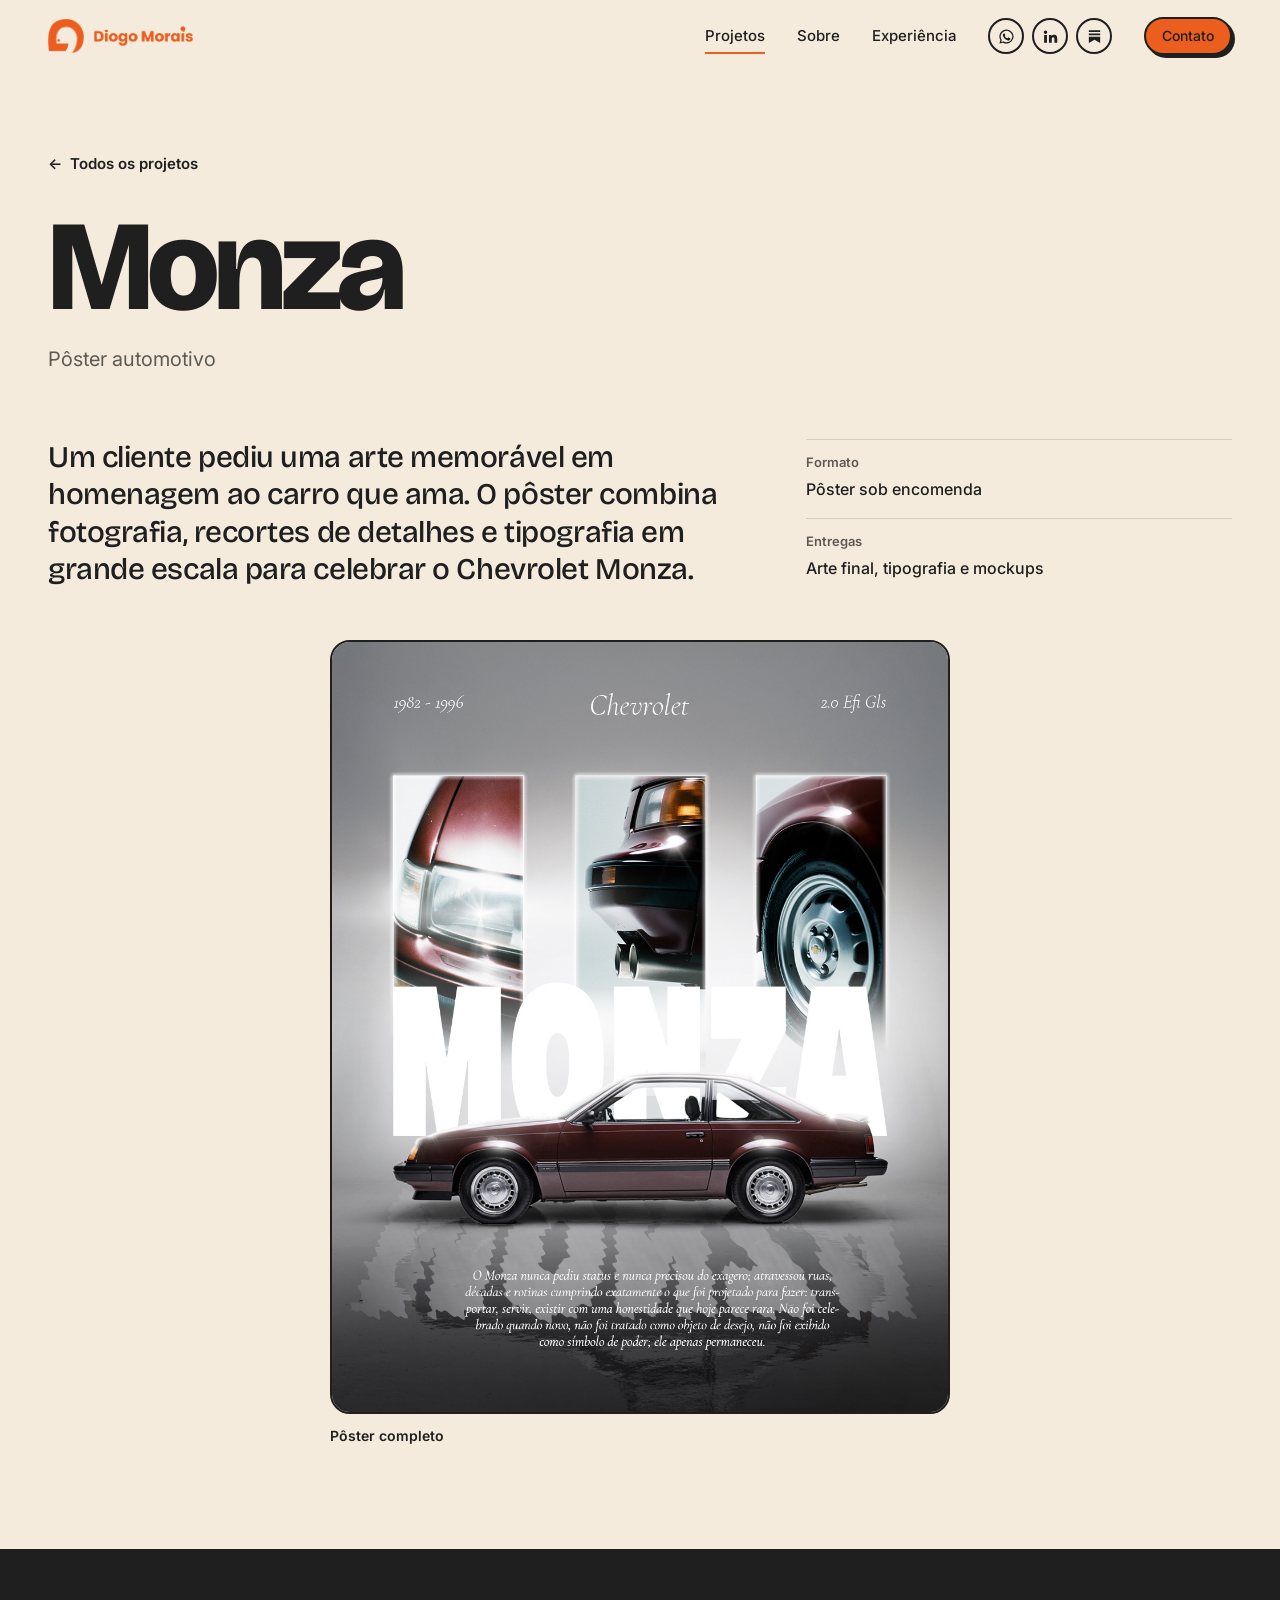
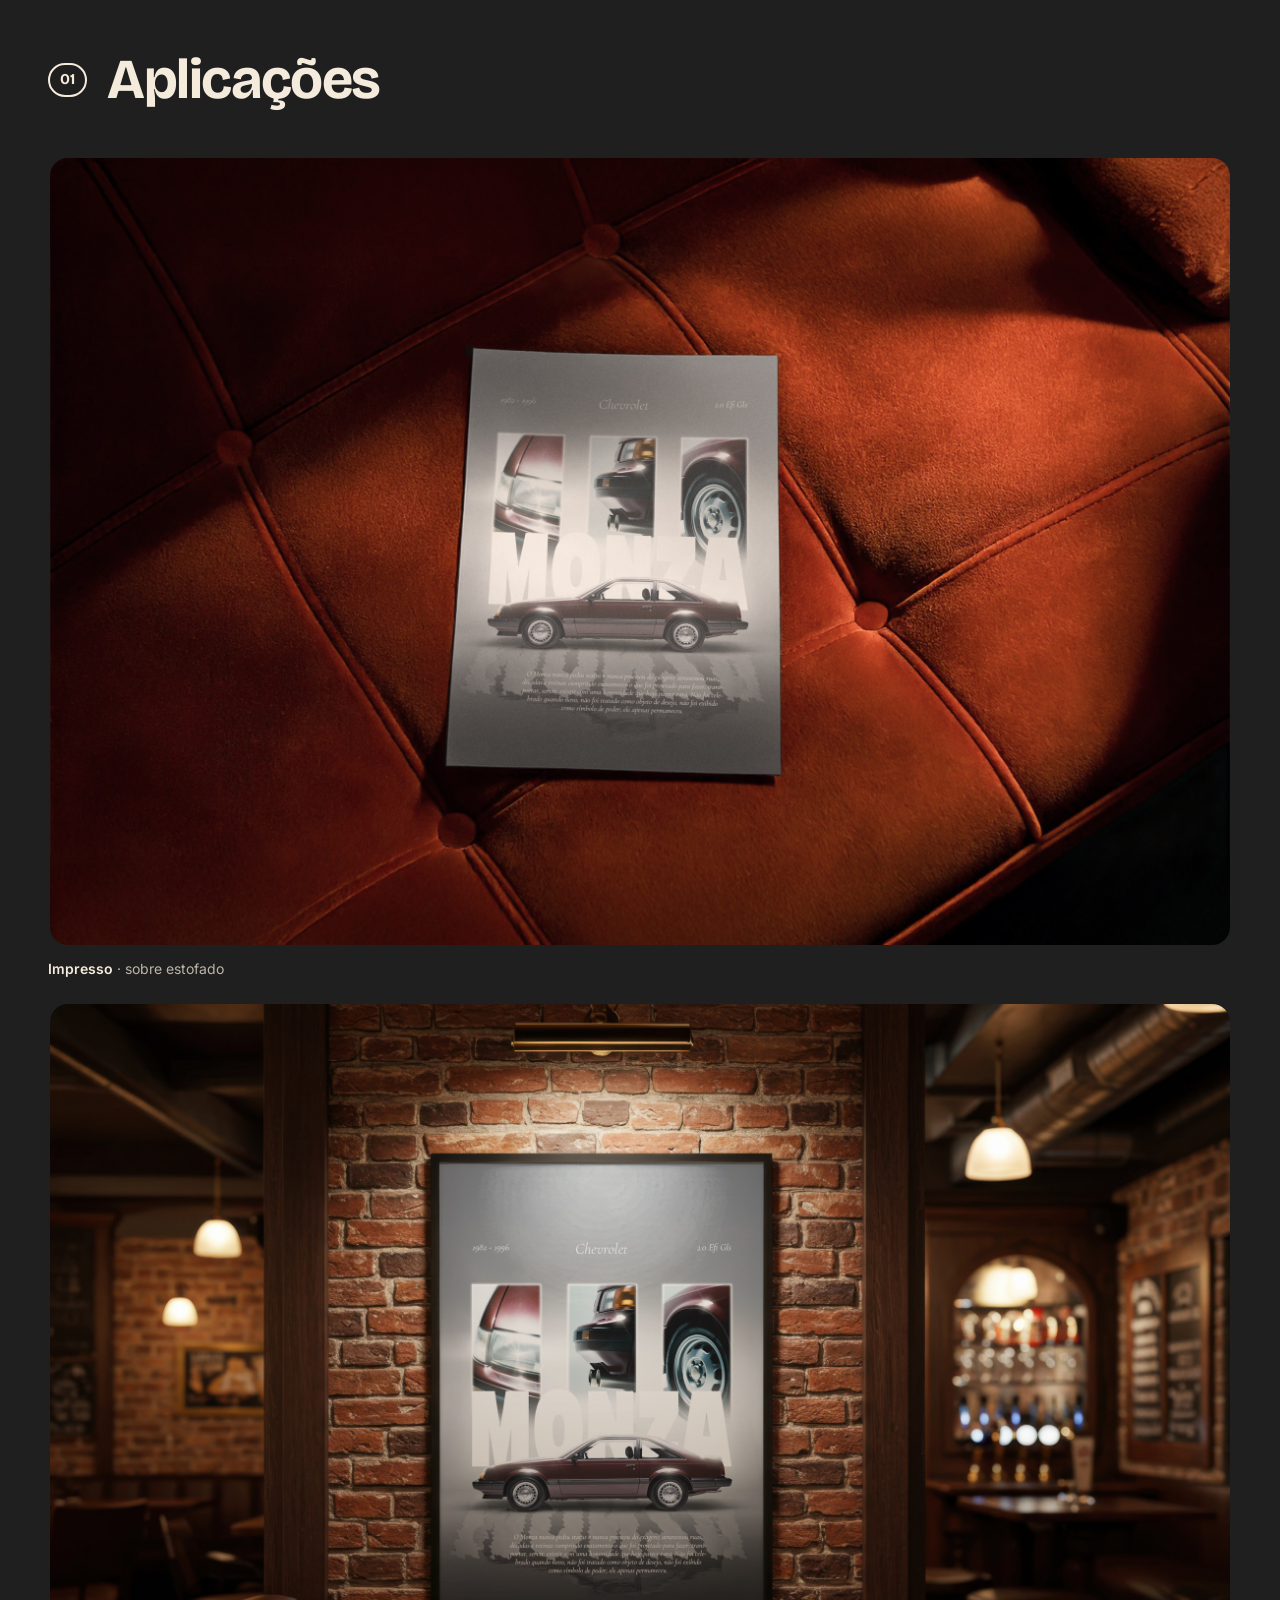
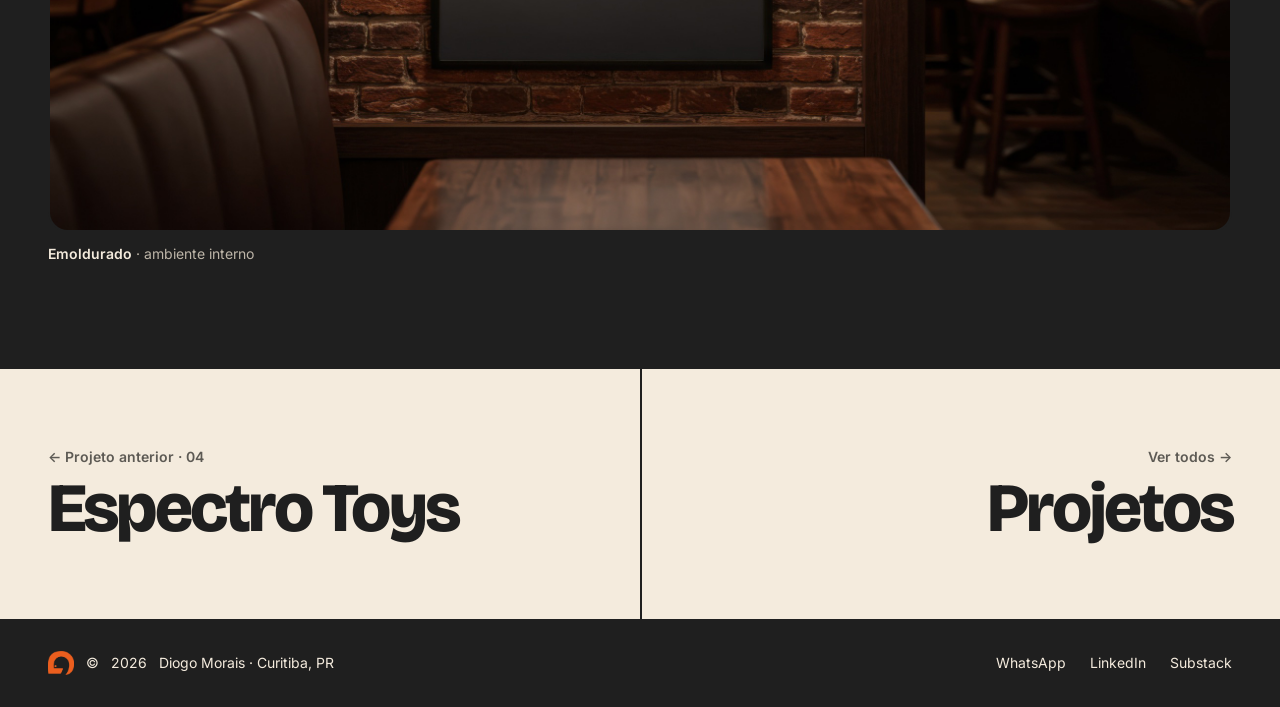
<file: projetos/monza.html>
<!doctype html>
<html lang="pt-BR">
<head>
  <meta charset="utf-8">
  <meta name="viewport" content="width=device-width, initial-scale=1">
  <title>Monza — Diogo Morais</title>
  <meta name="description" content="Pôster automotivo em homenagem a um Chevrolet Monza, criado sob encomenda.">
  <link rel="canonical" href="https://diogomorais.com/projetos/monza.html">
  <meta property="og:type" content="article">
  <meta property="og:site_name" content="Diogo Morais">
  <meta property="og:locale" content="pt_BR">
  <meta property="og:url" content="https://diogomorais.com/projetos/monza.html">
  <meta property="og:title" content="Monza — Diogo Morais">
  <meta property="og:description" content="Pôster automotivo em homenagem a um Chevrolet Monza, criado sob encomenda.">
  <meta property="og:image" content="https://diogomorais.com/assets/img/monza/mockup-moldura.jpg">
  <meta name="twitter:card" content="summary_large_image">
  <meta name="theme-color" content="#F4EBDD">
  <link rel="icon" href="../assets/favicon-32.png" type="image/png">
  <link rel="apple-touch-icon" href="../assets/apple-touch-icon.png">
  <link rel="preconnect" href="https://fonts.googleapis.com">
  <link rel="preconnect" href="https://fonts.gstatic.com" crossorigin>
  <link href="https://fonts.googleapis.com/css2?family=Bricolage+Grotesque:opsz,wght@12..96,400..800&family=Inter:wght@400;500;600;700&display=swap" rel="stylesheet">
  <link rel="stylesheet" href="../assets/css/style.css?v=17">
</head>
<body>
  <a class="skip-link" href="#conteudo">Pular para o conteúdo</a>
  <header class="site-header">
    <div class="wrap">
      <a class="brand" href="../" aria-label="Diogo Morais, início"><span class="logo-symbol brand-sym" aria-hidden="true"></span><span class="brand-name" aria-hidden="true"></span></a>
      <nav class="nav" aria-label="Principal">
        <a href="../#projetos" aria-current="page">Projetos</a>
        <a href="../#sobre">Sobre</a>
        <a href="../#experiencia">Experiência</a>
        <div class="social">
          <a class="social-link" href="https://wa.me/5541987998000" target="_blank" rel="noopener" aria-label="WhatsApp"><svg viewBox="0 0 24 24" aria-hidden="true"><path fill="currentColor" d="M12 2a10 10 0 0 0-8.6 15.1L2 22l5-1.3A10 10 0 1 0 12 2Zm0 18.2a8.2 8.2 0 0 1-4.2-1.1l-.3-.2-3 .8.8-2.9-.2-.3A8.2 8.2 0 1 1 12 20.2Zm4.5-6.1c-.2-.1-1.5-.7-1.7-.8-.2-.1-.4-.1-.6.1l-.8 1c-.1.2-.3.2-.5.1a6.7 6.7 0 0 1-3.3-2.9c-.2-.4.2-.4.7-1.3.1-.2 0-.3 0-.4l-.8-1.8c-.2-.5-.4-.4-.6-.4h-.5a1 1 0 0 0-.7.3 3 3 0 0 0-.9 2.2 5.2 5.2 0 0 0 1.1 2.7 11.8 11.8 0 0 0 4.5 4c1.7.7 2.3.8 3.2.6.5-.1 1.5-.6 1.7-1.2.2-.6.2-1.1.2-1.2-.1-.1-.3-.2-.5-.3Z"/></svg></a>
          <a class="social-link" href="https://www.linkedin.com/in/diogo-morais-42ba0b2a0/" target="_blank" rel="noopener" aria-label="LinkedIn"><svg viewBox="0 0 24 24" aria-hidden="true"><path fill="currentColor" d="M4.98 3.5a2.5 2.5 0 1 1 0 5 2.5 2.5 0 0 1 0-5ZM3 9.75h4v11H3v-11Zm6.5 0h3.8v1.5h.1c.5-1 1.8-1.8 3.6-1.8 3.9 0 4.5 2.4 4.5 5.6v5.7h-4v-5c0-1.2 0-2.8-1.7-2.8s-2 1.3-2 2.7v5.1h-4v-11Z"/></svg></a>
          <a class="social-link" href="https://substack.com/@diogomoraiz" target="_blank" rel="noopener" aria-label="Substack"><svg viewBox="0 0 24 24" aria-hidden="true"><path fill="currentColor" d="M4 3h16v2.6H4V3Zm0 4.7h16v2.6H4V7.7ZM4 12.4h16V21l-8-4.5L4 21v-8.6Z"/></svg></a>
        </div>
        <a class="btn" href="../#contato">Contato</a>
      </nav>
    </div>
  </header>

  <main id="conteudo">
    <section class="case-hero theme-bege">
      <div class="wrap">
        <a class="back" href="../#projetos"><span aria-hidden="true">←</span> Todos os projetos</a>
        <h1 class="case-title">Monza</h1>
        <p class="case-cat">Pôster automotivo</p>
        <div class="case-intro-grid">
          <p class="case-intro">Um cliente pediu uma arte memorável em homenagem ao carro que ama. O pôster combina fotografia, recortes de detalhes e tipografia em grande escala para celebrar o Chevrolet Monza.</p>
          <dl class="case-meta">
            <div><dt>Formato</dt><dd>Pôster sob encomenda</dd></div>
            <div><dt>Entregas</dt><dd>Arte final, tipografia e mockups</dd></div>
          </dl>
        </div>
      </div>
    </section>

    <section class="case-block theme-bege" style="padding-top: 0">
      <div class="wrap">
        <div class="gallery">
          <!-- Só o pôster inteiro, centralizado -->
          <figure class="poster-single reveal">
            <button class="frame" type="button" data-lightbox>
              <img src="../assets/img/monza/poster.jpg" alt="Pôster completo do Chevrolet Monza com três recortes de detalhes, a palavra Monza em grande escala e um texto sobre o carro" width="1080" height="1350">
            </button>
            <figcaption><strong>Pôster completo</strong></figcaption>
          </figure>
        </div>
      </div>
    </section>

    <section class="case-block theme-preto">
      <div class="wrap">
        <div class="block-head reveal">
          <span class="block-num">01</span>
          <h2 class="block-title">Aplicações</h2>
        </div>
        <div class="gallery">
          <figure class="g-12 reveal">
            <button class="frame" type="button" data-lightbox>
              <img src="../assets/img/monza/mockup-estofado.jpg" alt="Pôster do Monza impresso sobre um estofado de couro capitonê" width="2400" height="1600" loading="lazy">
            </button>
            <figcaption><strong>Impresso</strong> · sobre estofado</figcaption>
          </figure>
          <figure class="g-12 reveal">
            <button class="frame" type="button" data-lightbox>
              <img src="../assets/img/monza/mockup-moldura.jpg" alt="Pôster do Monza emoldurado em uma parede de tijolos de um ambiente interno" width="2400" height="1680" loading="lazy">
            </button>
            <figcaption><strong>Emoldurado</strong> · ambiente interno</figcaption>
          </figure>
        </div>
      </div>
    </section>

    <nav class="pager theme-bege" aria-label="Navegação entre projetos">
      <div class="wrap pager-grid">
        <a class="pager-link pager-prev" href="espectro-toys.html">
          <span class="pager-label"><span aria-hidden="true">←</span> <span class="pager-long">Projeto anterior · 04</span><span class="pager-short">Anterior</span></span>
          <span class="pager-name">Espectro Toys</span>
        </a>
        <a class="pager-link pager-next" href="../#projetos">
          <span class="pager-label">Ver todos <span aria-hidden="true">→</span></span>
          <span class="pager-name">Projetos</span>
        </a>
      </div>
    </nav>
  </main>

  <footer class="site-footer theme-preto">
    <div class="wrap">
      <p class="footer-brand"><span class="logo-symbol" aria-hidden="true"></span>© <span data-year>2026</span> Diogo Morais · Curitiba, PR</p>
      <div class="footer-links">
        <a href="https://wa.me/5541987998000" target="_blank" rel="noopener">WhatsApp</a>
        <a href="https://www.linkedin.com/in/diogo-morais-42ba0b2a0/" target="_blank" rel="noopener">LinkedIn</a>
        <a href="https://substack.com/@diogomoraiz" target="_blank" rel="noopener">Substack</a>
      </div>
    </div>
  </footer>
  <script src="../assets/js/main.js?v=17" defer></script>
</body>
</html>
</file>
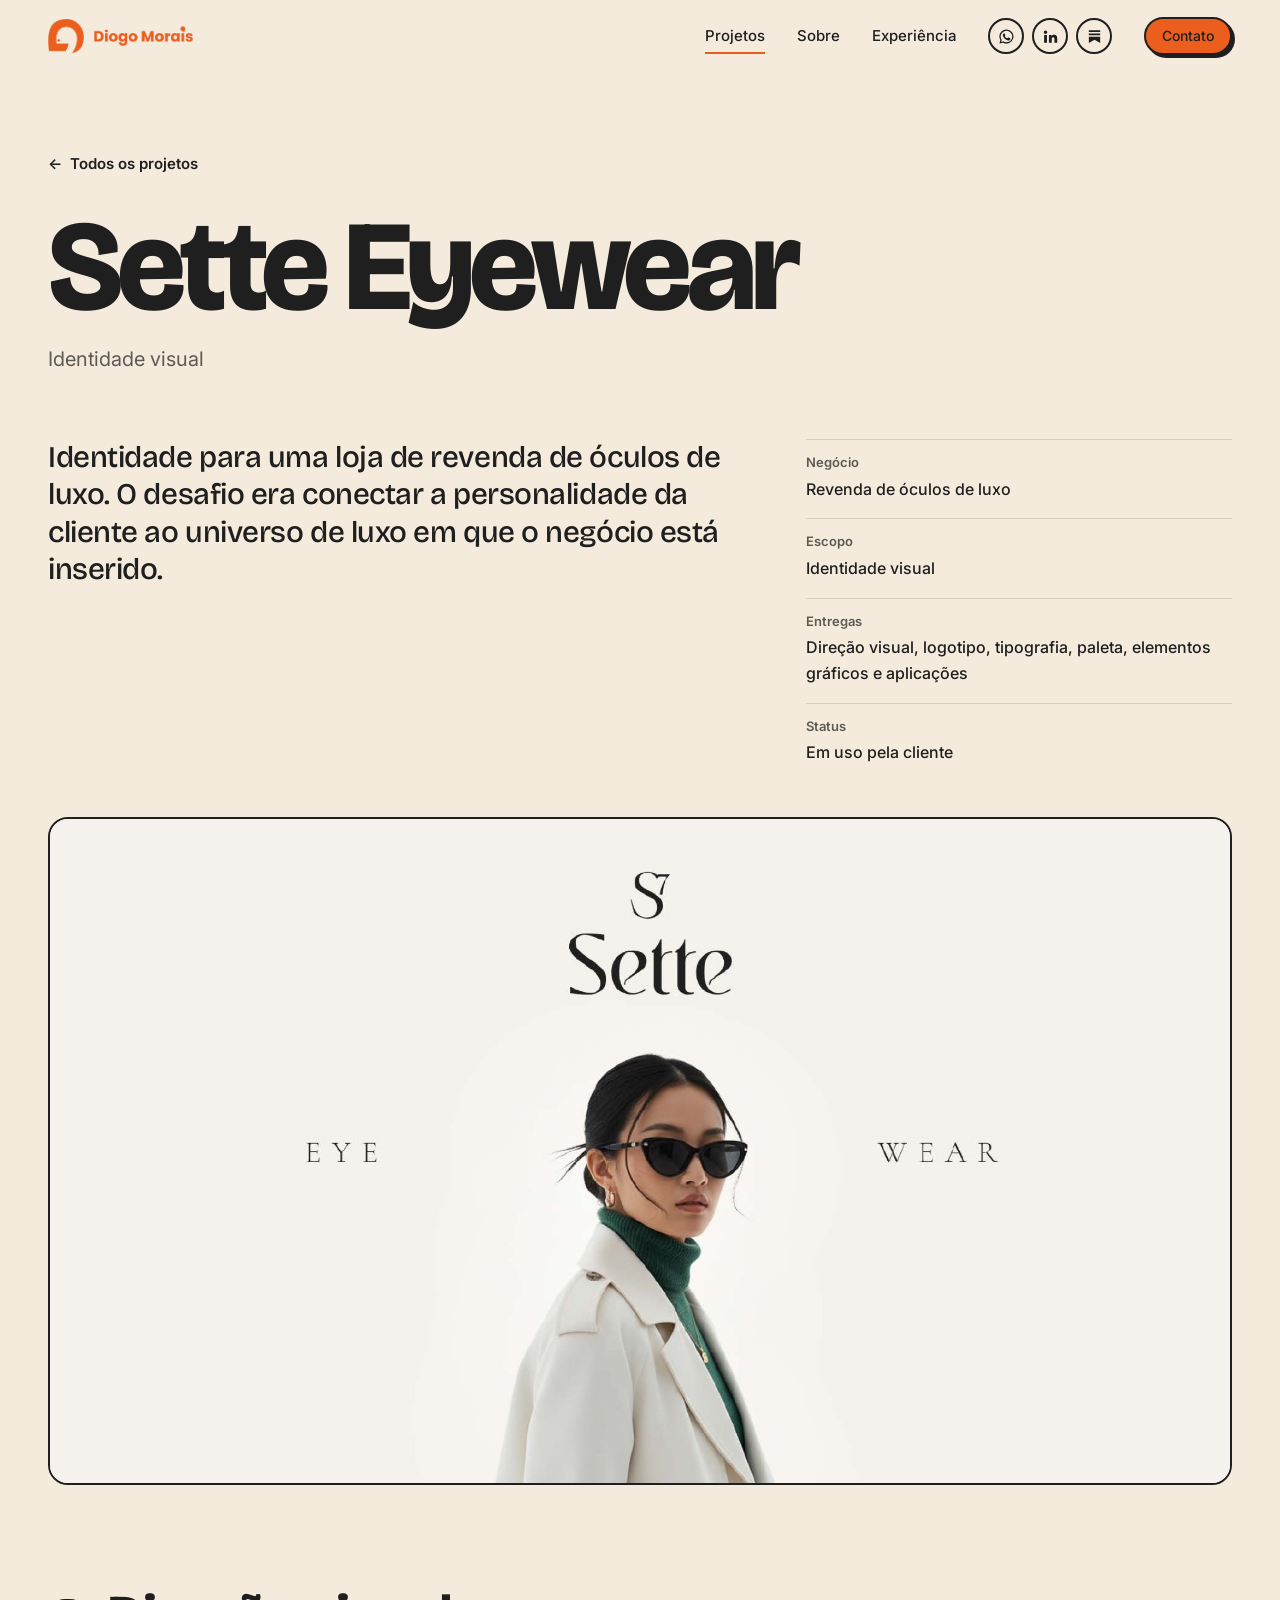
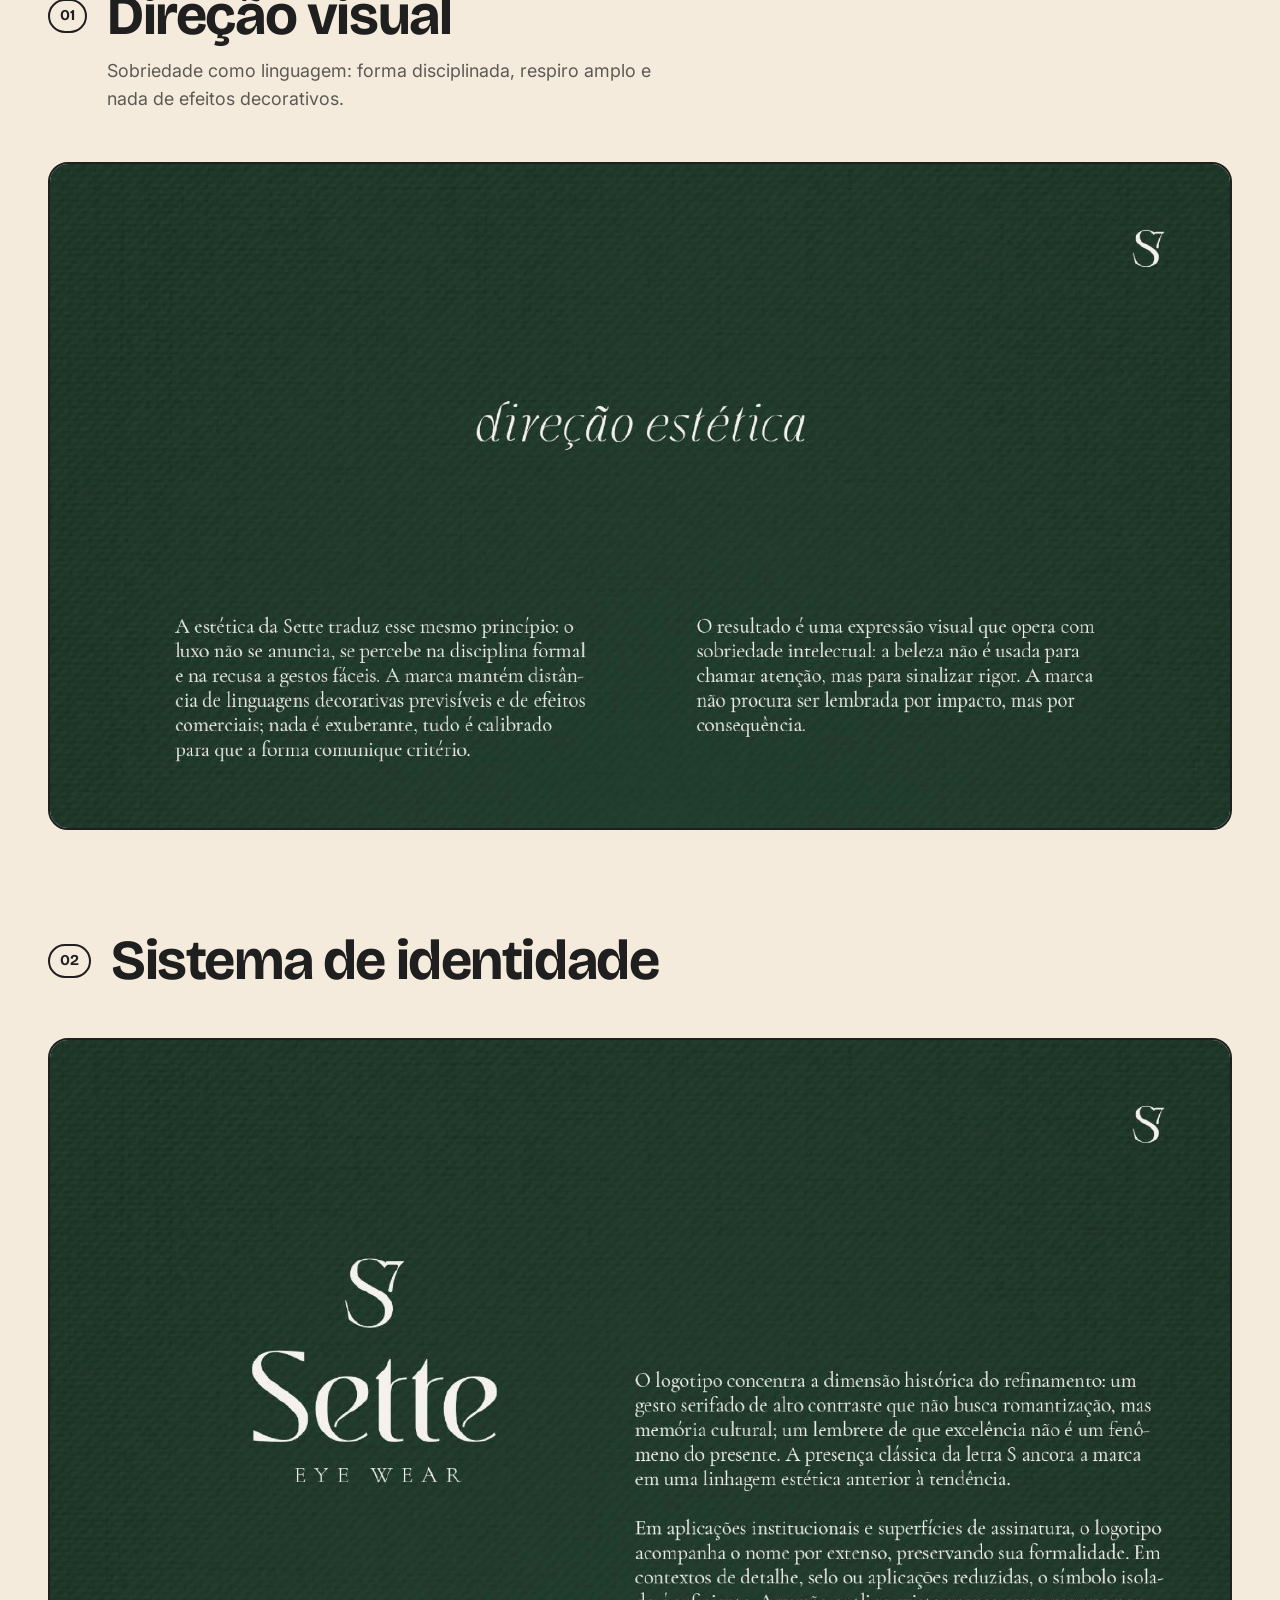
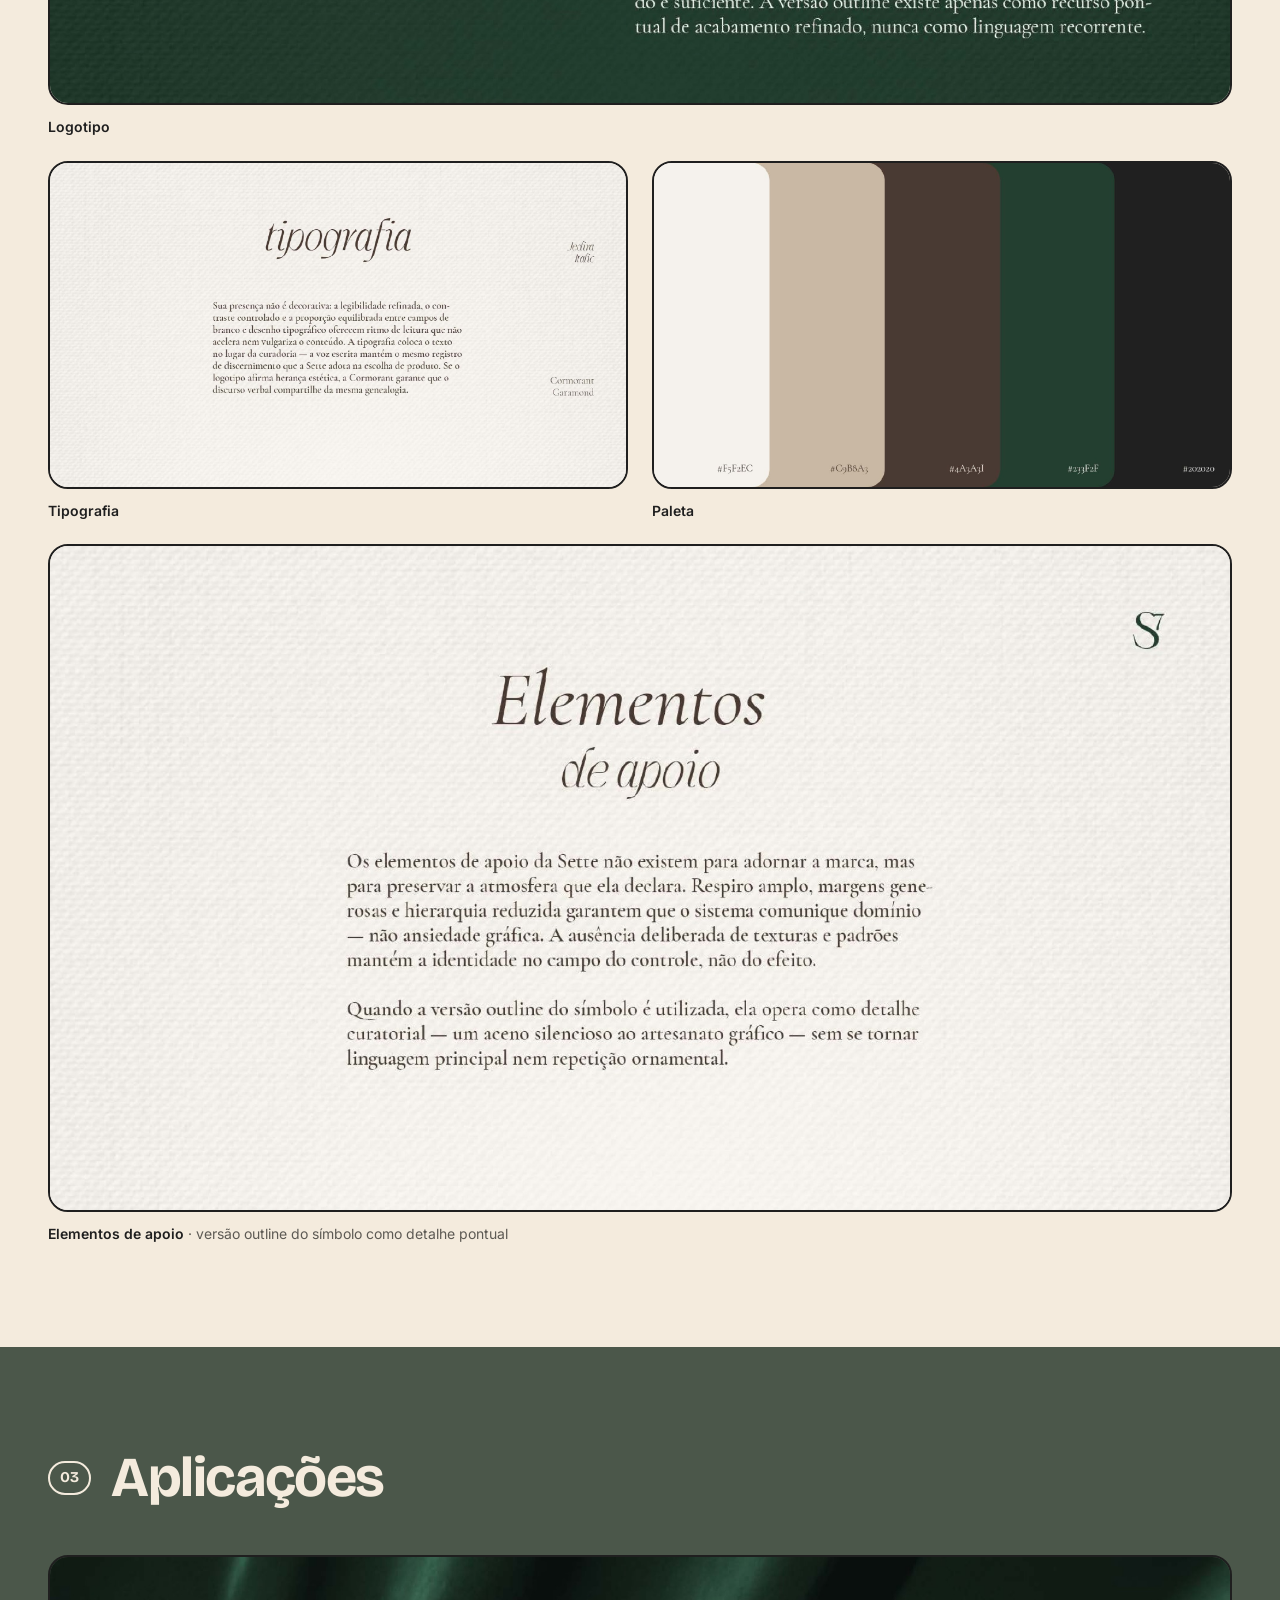
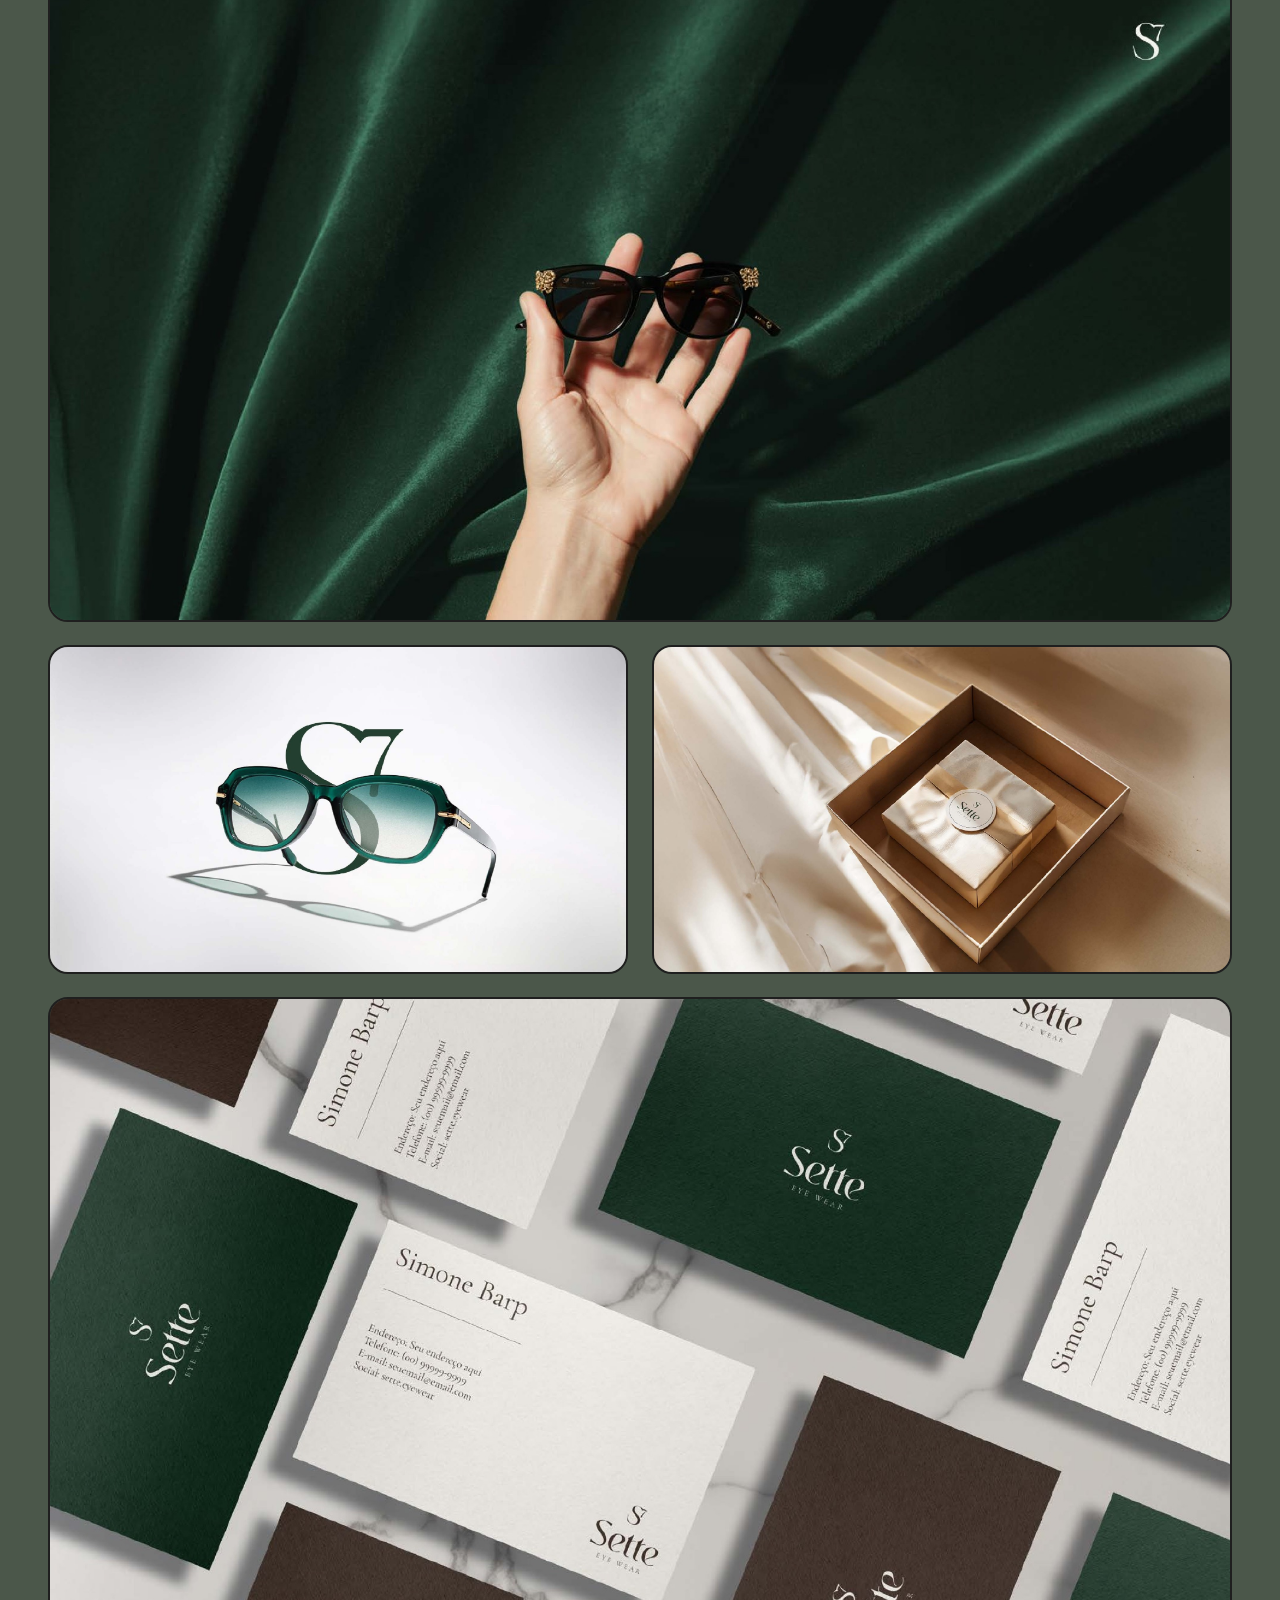
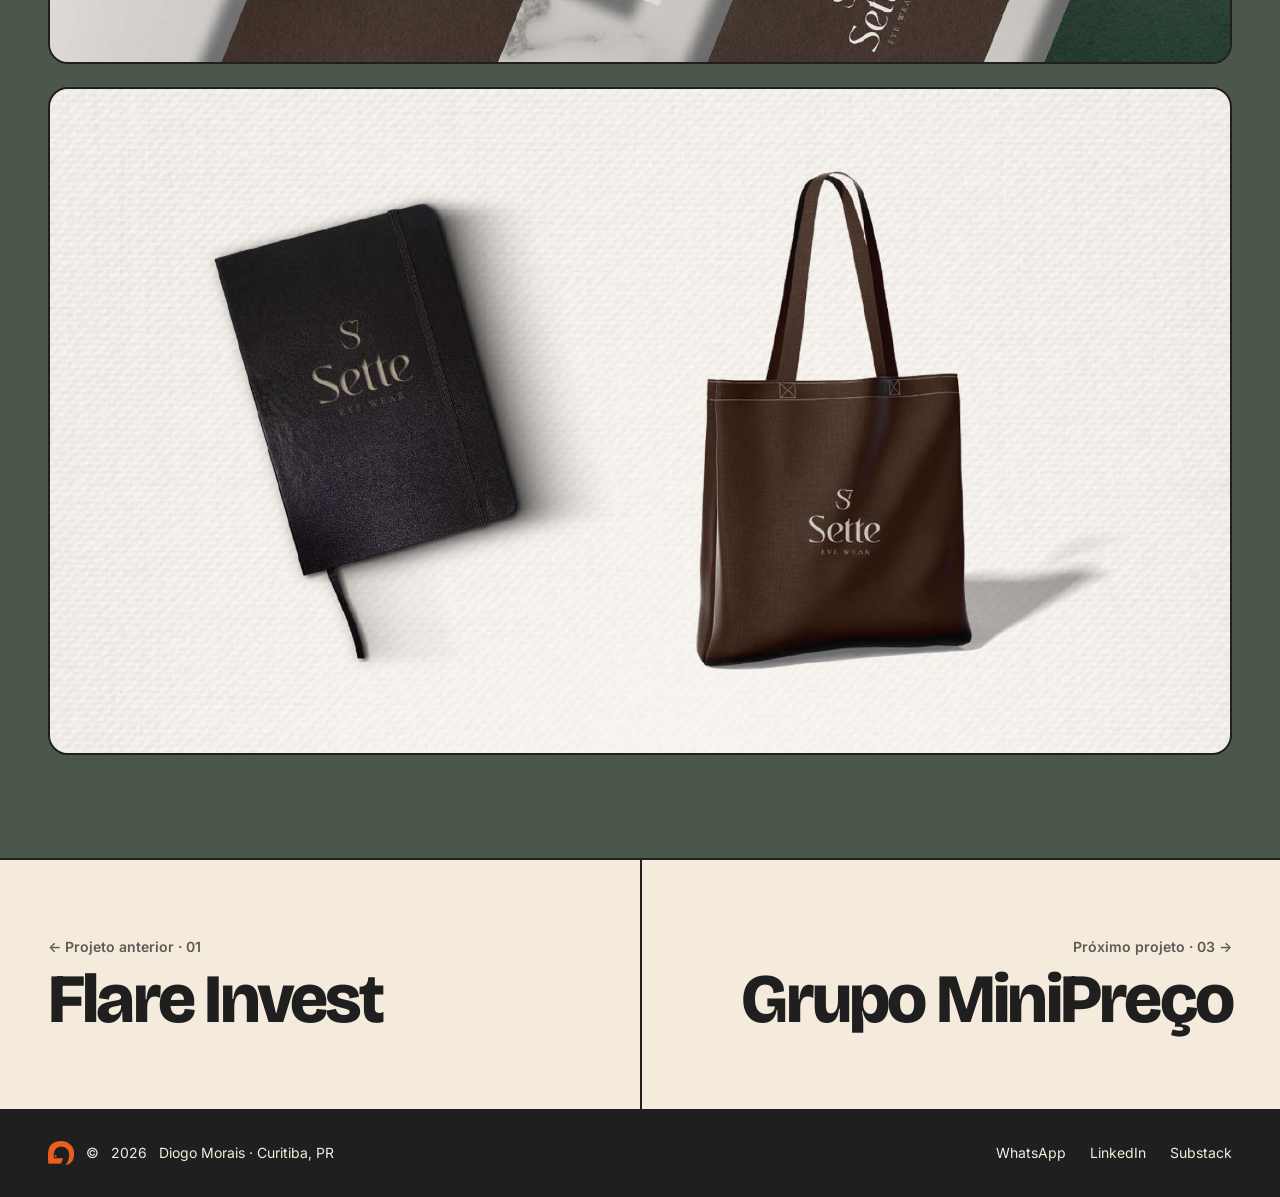
<file: projetos/sette-eyewear.html>
<!doctype html>
<html lang="pt-BR">
<head>
  <meta charset="utf-8">
  <meta name="viewport" content="width=device-width, initial-scale=1">
  <title>Sette Eyewear — Diogo Morais</title>
  <meta name="description" content="Identidade visual para a Sette Eyewear, loja de revenda de óculos de luxo.">
  <link rel="canonical" href="https://diogomorais.com/projetos/sette-eyewear.html">
  <meta property="og:type" content="article">
  <meta property="og:site_name" content="Diogo Morais">
  <meta property="og:locale" content="pt_BR">
  <meta property="og:url" content="https://diogomorais.com/projetos/sette-eyewear.html">
  <meta property="og:title" content="Sette Eyewear — Diogo Morais">
  <meta property="og:description" content="Identidade visual para a Sette Eyewear, loja de revenda de óculos de luxo.">
  <meta property="og:image" content="https://diogomorais.com/assets/img/sette/capa.jpg">
  <meta name="twitter:card" content="summary_large_image">
  <meta name="theme-color" content="#F4EBDD">
  <link rel="icon" href="../assets/favicon-32.png" type="image/png">
  <link rel="apple-touch-icon" href="../assets/apple-touch-icon.png">
  <link rel="preconnect" href="https://fonts.googleapis.com">
  <link rel="preconnect" href="https://fonts.gstatic.com" crossorigin>
  <link href="https://fonts.googleapis.com/css2?family=Bricolage+Grotesque:opsz,wght@12..96,400..800&family=Inter:wght@400;500;600;700&display=swap" rel="stylesheet">
  <link rel="stylesheet" href="../assets/css/style.css?v=17">
</head>
<body>
  <a class="skip-link" href="#conteudo">Pular para o conteúdo</a>
  <header class="site-header">
    <div class="wrap">
      <a class="brand" href="../" aria-label="Diogo Morais, início"><span class="logo-symbol brand-sym" aria-hidden="true"></span><span class="brand-name" aria-hidden="true"></span></a>
      <nav class="nav" aria-label="Principal">
        <a href="../#projetos" aria-current="page">Projetos</a>
        <a href="../#sobre">Sobre</a>
        <a href="../#experiencia">Experiência</a>
        <div class="social">
          <a class="social-link" href="https://wa.me/5541987998000" target="_blank" rel="noopener" aria-label="WhatsApp"><svg viewBox="0 0 24 24" aria-hidden="true"><path fill="currentColor" d="M12 2a10 10 0 0 0-8.6 15.1L2 22l5-1.3A10 10 0 1 0 12 2Zm0 18.2a8.2 8.2 0 0 1-4.2-1.1l-.3-.2-3 .8.8-2.9-.2-.3A8.2 8.2 0 1 1 12 20.2Zm4.5-6.1c-.2-.1-1.5-.7-1.7-.8-.2-.1-.4-.1-.6.1l-.8 1c-.1.2-.3.2-.5.1a6.7 6.7 0 0 1-3.3-2.9c-.2-.4.2-.4.7-1.3.1-.2 0-.3 0-.4l-.8-1.8c-.2-.5-.4-.4-.6-.4h-.5a1 1 0 0 0-.7.3 3 3 0 0 0-.9 2.2 5.2 5.2 0 0 0 1.1 2.7 11.8 11.8 0 0 0 4.5 4c1.7.7 2.3.8 3.2.6.5-.1 1.5-.6 1.7-1.2.2-.6.2-1.1.2-1.2-.1-.1-.3-.2-.5-.3Z"/></svg></a>
          <a class="social-link" href="https://www.linkedin.com/in/diogo-morais-42ba0b2a0/" target="_blank" rel="noopener" aria-label="LinkedIn"><svg viewBox="0 0 24 24" aria-hidden="true"><path fill="currentColor" d="M4.98 3.5a2.5 2.5 0 1 1 0 5 2.5 2.5 0 0 1 0-5ZM3 9.75h4v11H3v-11Zm6.5 0h3.8v1.5h.1c.5-1 1.8-1.8 3.6-1.8 3.9 0 4.5 2.4 4.5 5.6v5.7h-4v-5c0-1.2 0-2.8-1.7-2.8s-2 1.3-2 2.7v5.1h-4v-11Z"/></svg></a>
          <a class="social-link" href="https://substack.com/@diogomoraiz" target="_blank" rel="noopener" aria-label="Substack"><svg viewBox="0 0 24 24" aria-hidden="true"><path fill="currentColor" d="M4 3h16v2.6H4V3Zm0 4.7h16v2.6H4V7.7ZM4 12.4h16V21l-8-4.5L4 21v-8.6Z"/></svg></a>
        </div>
        <a class="btn" href="../#contato">Contato</a>
      </nav>
    </div>
  </header>

  <main id="conteudo">
    <section class="case-hero theme-bege">
      <div class="wrap">
        <a class="back" href="../#projetos"><span aria-hidden="true">←</span> Todos os projetos</a>
        <h1 class="case-title">Sette Eyewear</h1>
        <p class="case-cat">Identidade visual</p>
        <div class="case-intro-grid">
          <p class="case-intro">Identidade para uma loja de revenda de óculos de luxo. O desafio era conectar a personalidade da cliente ao universo de luxo em que o negócio está inserido.</p>
          <dl class="case-meta">
            <div><dt>Negócio</dt><dd>Revenda de óculos de luxo</dd></div>
            <div><dt>Escopo</dt><dd>Identidade visual</dd></div>
            <div><dt>Entregas</dt><dd>Direção visual, logotipo, tipografia, paleta, elementos gráficos e aplicações</dd></div>
            <div><dt>Status</dt><dd>Em uso pela cliente</dd></div>
          </dl>
        </div>
      </div>
    </section>

    <section class="case-cover theme-bege">
      <div class="wrap reveal">
        <button class="frame" type="button" data-lightbox>
          <img src="../assets/img/sette/capa.jpg" alt="Abertura da identidade Sette Eyewear: logotipo sobre modelo usando óculos escuros" width="1800" height="1013">
        </button>
      </div>
    </section>

    <section class="case-block theme-bege" style="padding-top: 0">
      <div class="wrap">
        <div class="block-head reveal">
          <span class="block-num">01</span>
          <div>
            <h2 class="block-title">Direção visual</h2>
            <p class="block-text">Sobriedade como linguagem: forma disciplinada, respiro amplo e nada de efeitos decorativos.</p>
          </div>
        </div>
        <div class="gallery">
          <figure class="g-12 reveal">
            <button class="frame" type="button" data-lightbox>
              <img src="../assets/img/sette/direcao.jpg" alt="Página do manual da Sette sobre a direção estética da marca, em fundo verde" width="1800" height="1013" loading="lazy">
            </button>
          </figure>
        </div>
      </div>
    </section>

    <section class="case-block theme-bege" style="padding-top: 0">
      <div class="wrap">
        <div class="block-head reveal">
          <span class="block-num">02</span>
          <h2 class="block-title">Sistema de identidade</h2>
        </div>
        <div class="gallery">
          <figure class="g-12 reveal">
            <button class="frame" type="button" data-lightbox>
              <img src="../assets/img/sette/logotipo.jpg" alt="Página do manual com o logotipo da Sette Eyewear" width="1800" height="1013" loading="lazy">
            </button>
            <figcaption><strong>Logotipo</strong></figcaption>
          </figure>
          <figure class="g-6 reveal">
            <button class="frame" type="button" data-lightbox>
              <img src="../assets/img/sette/tipografia.jpg" alt="Página do manual com a tipografia da Sette Eyewear" width="1800" height="1013" loading="lazy">
            </button>
            <figcaption><strong>Tipografia</strong></figcaption>
          </figure>
          <figure class="g-6 reveal">
            <button class="frame" type="button" data-lightbox>
              <img src="../assets/img/sette/paleta.jpg" alt="Página do manual com a paleta de cores da Sette Eyewear" width="1800" height="1013" loading="lazy">
            </button>
            <figcaption><strong>Paleta</strong></figcaption>
          </figure>
          <figure class="g-12 reveal">
            <button class="frame" type="button" data-lightbox>
              <img src="../assets/img/sette/elementos.jpg" alt="Página do manual sobre os elementos de apoio da Sette Eyewear" width="1800" height="1013" loading="lazy">
            </button>
            <figcaption><strong>Elementos de apoio</strong> · versão outline do símbolo como detalhe pontual</figcaption>
          </figure>
        </div>
      </div>
    </section>

    <section class="case-block theme-verde">
      <div class="wrap">
        <div class="block-head reveal">
          <span class="block-num">03</span>
          <h2 class="block-title">Aplicações</h2>
        </div>
        <div class="gallery">
          <figure class="g-12 reveal">
            <button class="frame" type="button" data-lightbox>
              <img src="../assets/img/sette/veludo.jpg" alt="Mão segurando óculos escuros diante de um tecido de veludo verde, com o monograma da Sette" width="1800" height="1013" loading="lazy">
            </button>
          </figure>
          <figure class="g-6 reveal">
            <button class="frame" type="button" data-lightbox>
              <img src="../assets/img/sette/oculos.jpg" alt="Óculos verdes em frente ao monograma S7 da Sette" width="1800" height="1013" loading="lazy">
            </button>
          </figure>
          <figure class="g-6 reveal">
            <button class="frame" type="button" data-lightbox>
              <img src="../assets/img/sette/embalagem.jpg" alt="Embalagem da Sette com selo do logotipo dentro de uma caixa de papel" width="1800" height="1013" loading="lazy">
            </button>
          </figure>
          <figure class="g-12 reveal">
            <button class="frame" type="button" data-lightbox>
              <img src="../assets/img/sette/cartoes.jpg" alt="Cartões de visita da Sette em verde, marrom e off-white sobre mármore" width="1800" height="1013" loading="lazy">
            </button>
          </figure>
          <figure class="g-12 reveal">
            <button class="frame" type="button" data-lightbox>
              <img src="../assets/img/sette/caderno-ecobag.jpg" alt="Caderno preto e ecobag marrom com o logotipo da Sette" width="1800" height="1013" loading="lazy">
            </button>
          </figure>
        </div>
      </div>
    </section>

    <nav class="pager theme-bege" aria-label="Navegação entre projetos">
      <div class="wrap pager-grid">
        <a class="pager-link pager-prev" href="flare-invest.html">
          <span class="pager-label"><span aria-hidden="true">←</span> <span class="pager-long">Projeto anterior · 01</span><span class="pager-short">Anterior</span></span>
          <span class="pager-name">Flare Invest</span>
        </a>
        <a class="pager-link pager-next" href="grupo-minipreco.html">
          <span class="pager-label"><span class="pager-long">Próximo projeto · 03</span><span class="pager-short">Próximo</span> <span aria-hidden="true">→</span></span>
          <span class="pager-name">Grupo MiniPreço</span>
        </a>
      </div>
    </nav>
  </main>

  <footer class="site-footer theme-preto">
    <div class="wrap">
      <p class="footer-brand"><span class="logo-symbol" aria-hidden="true"></span>© <span data-year>2026</span> Diogo Morais · Curitiba, PR</p>
      <div class="footer-links">
        <a href="https://wa.me/5541987998000" target="_blank" rel="noopener">WhatsApp</a>
        <a href="https://www.linkedin.com/in/diogo-morais-42ba0b2a0/" target="_blank" rel="noopener">LinkedIn</a>
        <a href="https://substack.com/@diogomoraiz" target="_blank" rel="noopener">Substack</a>
      </div>
    </div>
  </footer>
  <script src="../assets/js/main.js?v=17" defer></script>
</body>
</html>
</file>
<file: assets/css/style.css>
/* ==========================================================================
   Diogo Morais — Portfólio
   Direção: composição limpa, personalidade cartoon retrô pontual
   (contornos marcados, sombras chapadas, raios de sol, retícula).
   Cada seção define o próprio tema (.theme-*) para evitar conflito de cores.
   ========================================================================== */

:root {
  /* Paleta confirmada */
  --laranja: #EB5E1E;
  --bege: #F4EBDD;
  --verde: #4B574A;
  --preto: #1F1F1F;

  /* Derivados (mesma família, só para nuances) */
  --bege-escuro: #E9DDC9;
  --verde-escuro: #3E493D;

  /* Tipografia */
  --font-display: "Bricolage Grotesque", system-ui, sans-serif;
  --font-body: "Inter", system-ui, sans-serif;

  /* Escala de espaçamento (base 4px) */
  --s-1: 4px;  --s-2: 8px;  --s-3: 12px; --s-4: 16px; --s-5: 20px;
  --s-6: 24px; --s-8: 32px; --s-10: 40px; --s-12: 48px; --s-16: 64px;
  --s-20: 80px; --s-24: 96px; --s-32: 128px;

  --gutter: clamp(16px, 4vw, 48px);
  --max: 1320px;
  --radius: 20px;
  --radius-sm: 12px;
  --line: 2.5px;               /* contorno cartoon */
  --shadow-hard: 5px 5px 0 var(--preto);
  --ease: cubic-bezier(.2, .7, .2, 1);
}

/* Temas por seção ------------------------------------------------------- */
.theme-bege   { --bg: var(--bege);  --fg: var(--preto); --muted: #5d5a54; --accent: var(--laranja); --rule: rgba(31,31,31,.14); }
.theme-verde  { --bg: var(--verde); --fg: var(--bege);  --muted: #d7d0c2; --accent: var(--bege);    --rule: rgba(244,235,221,.22); }
.theme-preto  { --bg: var(--preto); --fg: var(--bege);  --muted: #bdb5a8; --accent: var(--laranja); --rule: rgba(244,235,221,.18); }
.theme-laranja{ --bg: var(--laranja); --fg: var(--preto); --muted: #3a2416; --accent: var(--preto); --rule: rgba(31,31,31,.25); }
[class*="theme-"] { background: var(--bg); color: var(--fg); }

/* Base ------------------------------------------------------------------ */
*, *::before, *::after { box-sizing: border-box; }
html { scroll-behavior: smooth; -webkit-text-size-adjust: 100%; }
body {
  margin: 0;
  font-family: var(--font-body);
  font-size: 17px;
  line-height: 1.6;
  background: var(--bege);
  color: var(--preto);
  -webkit-font-smoothing: antialiased;
  text-rendering: optimizeLegibility;
}
img { display: block; max-width: 100%; height: auto; }
a { color: inherit; }
h1, h2, h3, h4 {
  font-family: var(--font-display);
  font-weight: 700;
  line-height: 1.02;
  letter-spacing: -0.025em;
  margin: 0;
}
p { margin: 0; }
::selection { background: var(--laranja); color: var(--preto); }

:focus-visible {
  outline: 3px solid var(--laranja);
  outline-offset: 3px;
  border-radius: 6px;
}
.theme-laranja :focus-visible { outline-color: var(--preto); }

.skip-link {
  position: absolute; left: var(--s-4); top: -100px; z-index: 100;
  background: var(--preto); color: var(--bege); padding: var(--s-3) var(--s-4);
  border-radius: var(--radius-sm); text-decoration: none; font-weight: 600;
}
.skip-link:focus { top: var(--s-4); }

.wrap { width: 100%; max-width: var(--max); margin-inline: auto; padding-inline: var(--gutter); }
.section { padding-block: clamp(72px, 10vw, 136px); position: relative; }

.eyebrow {
  font-family: var(--font-body);
  font-size: 14px; font-weight: 600; letter-spacing: .02em;
  color: var(--muted);
  display: inline-flex; align-items: center; gap: var(--s-2);
}
.eyebrow::before {
  content: ""; width: 10px; height: 10px; border-radius: 50%;
  background: var(--accent); border: 2px solid var(--fg);
}
.section-title {
  font-size: clamp(44px, 7vw, 96px);
  margin-top: var(--s-4);
}
.section-sub {
  font-size: clamp(17px, 1.6vw, 20px);
  color: var(--muted);
  margin-top: var(--s-4);
  max-width: 36ch;
}

/* Header ---------------------------------------------------------------- */
.site-header {
  position: sticky; top: 0; z-index: 50;
  background: color-mix(in srgb, var(--bege) 88%, transparent);
  backdrop-filter: blur(10px);
  -webkit-backdrop-filter: blur(10px);
  border-bottom: 1px solid transparent;
  transition: border-color .2s var(--ease);
}
.site-header.is-scrolled { border-bottom-color: rgba(31,31,31,.12); }
.site-header .wrap {
  display: flex; align-items: center; justify-content: space-between;
  height: 72px; gap: var(--s-6);
}
.brand {
  font-family: var(--font-display); font-weight: 800; font-size: 22px;
  letter-spacing: -0.03em; text-decoration: none;
  display: inline-flex; align-items: center; gap: var(--s-2);
}
/* Logotipo de Diogo: máscara recolorível (cor = currentColor do contexto) */
.brand-logo, .logo-symbol {
  display: inline-block;
  background: currentColor;
  -webkit-mask: url(../brand/logo-mask.png) no-repeat center / contain;
          mask: url(../brand/logo-mask.png) no-repeat center / contain;
}
.brand-logo { height: 34px; aspect-ratio: 1200 / 447; }
.brand { gap: 10px; }
.brand-sym { height: 34px; color: var(--laranja); transition: transform .4s var(--ease); }
.brand-name {
  display: inline-block; height: 20px; aspect-ratio: 1000 / 203;
  background: var(--laranja);
  -webkit-mask: url(../brand/nome-mask.png) no-repeat center / contain;
          mask: url(../brand/nome-mask.png) no-repeat center / contain;
}
.brand:hover .brand-sym { transform: rotate(-8deg) scale(1.06); }
.logo-symbol {
  aspect-ratio: 600 / 564;
  -webkit-mask-image: url(../brand/simbolo-mask.png);
          mask-image: url(../brand/simbolo-mask.png);
}
.nav { display: flex; align-items: center; gap: clamp(12px, 3vw, 32px); }
.nav a {
  text-decoration: none; font-weight: 500; font-size: 15px;
  position: relative; padding-block: var(--s-1);
}
.nav a:not(.btn)::after {
  content: ""; position: absolute; left: 0; right: 0; bottom: -2px; height: 2px;
  background: var(--laranja); transform: scaleX(0); transform-origin: left;
  transition: transform .25s var(--ease);
}
/* Ícones sociais no cabeçalho */
.social { display: flex; align-items: center; gap: var(--s-2); }
.nav a.social-link {
  width: 36px; height: 36px; padding: 0;
  display: grid; place-items: center;
  border: 2px solid var(--preto); border-radius: 50%;
  color: var(--preto); background: transparent;
  transition: background .15s var(--ease), color .15s var(--ease), transform .15s var(--ease);
}
.nav a.social-link::after { display: none; }
.nav a.social-link:hover { background: var(--laranja); transform: translateY(-2px); }
.social-link svg { width: 17px; height: 17px; }
.nav a:not(.btn):not(.social-link):hover::after,
.nav a[aria-current="page"]::after { transform: scaleX(1); }

/* Botões ---------------------------------------------------------------- */
.btn {
  display: inline-flex; align-items: center; gap: var(--s-2);
  font-family: var(--font-body); font-weight: 700; font-size: 15px;
  text-decoration: none; line-height: 1;
  padding: 12px 18px;
  border: var(--line) solid var(--preto);
  border-radius: 999px;
  background: var(--laranja); color: var(--preto);
  box-shadow: 3px 3px 0 var(--preto);
  transition: transform .15s var(--ease), box-shadow .15s var(--ease);
}
.btn:hover { transform: translate(-2px, -2px); box-shadow: 5px 5px 0 var(--preto); }
.btn:active { transform: translate(2px, 2px); box-shadow: 1px 1px 0 var(--preto); }
.btn--lg { font-size: clamp(18px, 2vw, 22px); padding: 18px 28px; box-shadow: var(--shadow-hard); }
.btn--bege { background: var(--bege); }
.btn--verde { background: var(--verde); color: var(--bege); }
/* Em fundo escuro a sombra chapada precisa de cor clara para aparecer */
.theme-preto .btn { box-shadow: 5px 5px 0 var(--laranja); }
.theme-preto .btn:not(.btn--bege) { box-shadow: 5px 5px 0 var(--bege); }
.theme-preto .btn:hover { box-shadow: 7px 7px 0 var(--bege); }
.theme-preto .btn--bege:hover { box-shadow: 7px 7px 0 var(--laranja); }
.btn svg { width: 1.1em; height: 1.1em; flex: none; }
.nav .btn { padding: 10px 16px; font-size: 14px; }

.link-arrow {
  display: inline-flex; align-items: center; gap: var(--s-2);
  font-weight: 600; text-decoration: none;
  border-bottom: 2px solid currentColor; padding-bottom: 2px;
}
.link-arrow span { transition: transform .2s var(--ease); }
.link-arrow:hover span { transform: translate(3px, -3px); }

/* Hero ------------------------------------------------------------------ */
.hero { padding-block: clamp(40px, 7vw, 96px) clamp(72px, 9vw, 120px); overflow: hidden; }
.hero .wrap {
  display: grid; gap: clamp(40px, 6vw, 80px);
  grid-template-columns: 1.25fr 1fr; align-items: center;
}
.hero-kicker { font-size: 16px; font-weight: 600; color: var(--muted); }
.hero-title {
  font-size: clamp(64px, 11.5vw, 168px);
  font-weight: 800;
  letter-spacing: -0.045em;
  line-height: .9;
  margin-top: var(--s-4);
}
.hero-title { color: var(--laranja); }
.hero-title .outline { display: block; }
.hero-lead {
  font-family: var(--font-display);
  font-size: clamp(22px, 2.6vw, 32px);
  font-weight: 500;
  line-height: 1.2;
  letter-spacing: -0.015em;
  margin-top: var(--s-8);
  max-width: 22ch;
}
.hero-lead em { font-style: normal; color: var(--laranja); }
.hero-actions { display: flex; flex-wrap: wrap; align-items: center; gap: var(--s-6); margin-top: var(--s-10); }

/* Retrato com moldura retrô */
.portrait {
  position: relative; justify-self: center;
  width: min(100%, 440px);
  aspect-ratio: 4 / 5;
}
.portrait-sun {
  position: absolute; z-index: 0;
  width: 128%; aspect-ratio: 1;
  left: -14%; top: 50%; margin-top: -64%;
  border-radius: 50%;
  border: var(--line) solid var(--preto);
  background: repeating-conic-gradient(var(--laranja) 0 7.5deg, var(--bege) 7.5deg 15deg);
  animation: spin 60s linear infinite;
}
.portrait-frame {
  position: relative; z-index: 1;
  width: 100%; height: 100%;
  border: var(--line) solid var(--preto);
  border-radius: 999px 999px var(--radius) var(--radius);
  overflow: hidden;
  background: var(--verde);
  box-shadow: 8px 8px 0 var(--preto);
}
.portrait-frame img { width: 100%; height: 100%; object-fit: cover; }
/* Estado provisório enquanto a foto não é escolhida */
.portrait-frame.is-pending {
  display: grid; place-items: center; text-align: center;
  color: var(--bege);
  background:
    radial-gradient(circle, rgba(244,235,221,.16) 1.4px, transparent 1.6px) 0 0 / 12px 12px,
    var(--verde);
}
.portrait-frame.is-pending span:not(.logo-symbol) {
  font-size: 13px; font-weight: 600; letter-spacing: .02em;
  border: 2px dashed rgba(244,235,221,.6); border-radius: 999px; padding: 8px 14px;
}
.badge {
  position: absolute; z-index: 2;
  width: clamp(112px, 12vw, 148px); aspect-ratio: 1;
  left: -8%; bottom: 4%;
  background: var(--bege);
  border: var(--line) solid var(--preto);
  border-radius: 50%;
  box-shadow: 4px 4px 0 var(--preto);
}
.badge svg.ring { width: 100%; height: 100%; animation: spin 18s linear infinite; }
.badge svg.ring text { font-family: var(--font-body); font-weight: 700; font-size: 9px; letter-spacing: .05em; fill: var(--preto); }
.badge .star { position: absolute; inset: 0; margin: auto; width: 34%; height: 34%; }
.pencil {
  position: absolute; z-index: 2; right: -6%; top: 8%;
  width: clamp(64px, 7vw, 92px);
  transform-origin: 50% 90%;
  animation: wobble 3.2s ease-in-out infinite;
}

@keyframes spin { to { transform: rotate(360deg); } }
@keyframes wobble {
  0%, 100% { transform: rotate(-8deg); }
  50% { transform: rotate(8deg) translateY(-6px); }
}

/* Hero centralizada (cartoon retrô) ------------------------------------ */
.visually-hidden {
  position: absolute !important; width: 1px; height: 1px; padding: 0; margin: -1px;
  overflow: hidden; clip: rect(0 0 0 0); white-space: nowrap; border: 0;
}
.hero--center { padding-block: clamp(20px, 3vw, 36px) clamp(56px, 7vw, 96px); }
.hero--center .wrap { display: flex; flex-direction: column; align-items: center; text-align: center; gap: 0; }
.hero-stage {
  position: relative; width: min(100%, 640px);
  display: flex; flex-direction: column; align-items: center;
}
.hero-arc { width: 100%; height: auto; display: block; overflow: visible; margin-bottom: 0; position: relative; z-index: 2; }
.hero-arc text {
  font-family: "Titan One", var(--font-display); font-size: 116px; letter-spacing: .01em;
  fill: var(--laranja);
}
/* margem negativa em % da largura do palco: o topo do cabelo fica logo abaixo do centro do arco */
.hero-figure { position: relative; width: min(64%, 380px); aspect-ratio: 1; z-index: 1; margin-top: -3.5%; }
.hero-figure .portrait-sun { width: 118%; left: -9%; margin-top: -59%; }
.hero-avatar {
  position: absolute; inset: 9%;
  border-radius: 50%;
  border: var(--line) solid var(--preto);
  background: var(--verde);
  box-shadow: 6px 6px 0 var(--preto);
  display: grid; place-items: center;
  overflow: hidden;
}
.hero-avatar .logo-symbol { width: 46%; color: var(--bege); }
/* Retrato em "selo": o sol é o círculo; o corpo é cortado pela borda de baixo
   e a cabeça pode passar da borda de cima.
   .cartoon-clip vai de 40% acima do círculo até a base dele (altura 1,4 × diâmetro).
   Máscara = círculo (camada de baixo, do tamanho do sol) UNIDO ao retângulo do topo até o centro do círculo. */
.hero-figure .portrait-sun { width: 100%; left: 0; top: 0; margin-top: 0; }
.cartoon-clip {
  position: absolute; z-index: 1; left: 0; width: 100%; top: -40%; height: 140%;
  -webkit-mask:
    radial-gradient(closest-side, #000 calc(100% - 1px), transparent 100%) 0 100% / 100% 71.4286% no-repeat,
    linear-gradient(#000, #000) 0 0 / 100% 64.2857% no-repeat;
          mask:
    radial-gradient(closest-side, #000 calc(100% - 1px), transparent 100%) 0 100% / 100% 71.4286% no-repeat,
    linear-gradient(#000, #000) 0 0 / 100% 64.2857% no-repeat;
}
/* ilustração: 1,14 × o diâmetro; ombros chegam à base do círculo e só o cabelo passa da borda de cima */
.cartoon { position: absolute; width: 114%; aspect-ratio: 1; left: -7%; top: 18.6%; }
.sun-rim {
  position: absolute; inset: 0; z-index: 2; pointer-events: none;
  border-radius: 50%; border: var(--line) solid var(--preto);
  clip-path: inset(52% -2px -2px -2px);
}
.cartoon-layer { position: absolute; inset: 0; width: 100%; height: 100%; }
.cartoon-eyes .pupil { will-change: transform; }

/* Estrelinhas: brilham em tempos diferentes */
.spark { position: absolute; z-index: 3; fill: var(--preto); width: clamp(16px, 2.6vw, 30px); animation: twinkle 2.8s ease-in-out infinite; }
.spark--1 { left: 6%;  top: 34%; }
.spark--2 { left: 16%; top: 58%; width: clamp(12px, 1.8vw, 20px); animation-delay: .6s; }
.spark--3 { right: 8%; top: 32%; animation-delay: 1.2s; }
.spark--4 { right: 15%; top: 56%; width: clamp(12px, 1.8vw, 20px); animation-delay: .3s; }
.spark--5 { left: 24%; top: 82%; width: clamp(10px, 1.4vw, 16px); fill: var(--laranja); animation-delay: 1.6s; }
.spark--6 { right: 22%; top: 84%; width: clamp(10px, 1.4vw, 16px); fill: var(--laranja); animation-delay: .9s; }
@keyframes twinkle { 0%, 100% { transform: scale(1) rotate(0); } 50% { transform: scale(.6) rotate(20deg); } }

/* No celular, o retrato ocupa mais largura */
@media (max-width: 720px) { .hero-figure { width: 76%; margin-top: -1.2%; } }
.hero--center .hero-lead { max-width: 34ch; margin: clamp(24px, 3vw, 36px) auto 0; text-align: center; text-wrap: balance; }
.hero--center .hero-actions { justify-content: center; margin-top: var(--s-6); }

/* Telas muito estreitas (< 340 px): cabeçalho só com o símbolo, para os ícones caberem */
@media (max-width: 340px) { .brand-name { display: none; } .social { gap: 6px; } }

/* Faixa rolante -------------------------------------------------------- */
.marquee {
  border-block: var(--line) solid var(--preto);
  background: var(--laranja); color: var(--preto);
  overflow: hidden; white-space: nowrap;
  padding-block: var(--s-3);
}
/* Duas metades idênticas e mais largas que qualquer tela: ao deslocar 50% a faixa recomeça sem emenda */
.marquee-track { display: flex; width: max-content; animation: marquee 60s linear infinite; }
.marquee span {
  font-family: var(--font-display); font-weight: 700;
  font-size: clamp(20px, 2.4vw, 28px); letter-spacing: -0.02em;
  display: inline-flex; align-items: center; flex: none;
  padding-right: var(--s-8);
}
.marquee span::after { content: "✦"; font-size: .7em; margin-left: var(--s-8); }
@keyframes marquee { to { transform: translateX(-50%); } }

/* Projetos -------------------------------------------------------------- */
.projects-head { display: flex; flex-wrap: wrap; align-items: end; justify-content: space-between; gap: var(--s-6); }
.projects-grid {
  display: grid; grid-template-columns: repeat(12, 1fr);
  gap: clamp(32px, 4vw, 56px) clamp(16px, 2.4vw, 32px);
  margin-top: clamp(40px, 6vw, 72px);
}
.project { grid-column: span 12; }
.project--half { grid-column: span 6; }
.project a { text-decoration: none; display: block; }
.project-media {
  position: relative;
  border: var(--line) solid var(--preto);
  border-radius: var(--radius);
  overflow: hidden;
  background: var(--bege-escuro);
  transition: transform .3s var(--ease), box-shadow .3s var(--ease);
}
.project-media img {
  width: 100%; height: 100%; object-fit: cover;
  transition: transform .8s var(--ease);
}
.project--wide .project-media { aspect-ratio: 16 / 9; }
.project--half .project-media { aspect-ratio: 4 / 5; }
.project a:hover .project-media { transform: translate(-4px, -4px); box-shadow: 8px 8px 0 var(--preto); }
.project a:hover .project-media img { transform: scale(1.03); }
.project-num {
  position: absolute; top: var(--s-4); left: var(--s-4); z-index: 1;
  font-family: var(--font-display); font-weight: 700; font-size: 15px;
  background: var(--bege); color: var(--preto);
  border: 2px solid var(--preto); border-radius: 999px;
  padding: 4px 10px;
}
.project-cta {
  position: absolute; right: var(--s-4); bottom: var(--s-4); z-index: 1;
  width: 56px; height: 56px; border-radius: 50%;
  display: grid; place-items: center;
  background: var(--laranja); color: var(--preto);
  border: var(--line) solid var(--preto);
  box-shadow: 3px 3px 0 var(--preto);
  font-size: 22px; font-weight: 700;
  transform: scale(.6) rotate(-45deg); opacity: 0;
  transition: transform .35s var(--ease), opacity .25s var(--ease);
}
.project a:hover .project-cta, .project a:focus-visible .project-cta { transform: scale(1) rotate(0); opacity: 1; }
.project-info { margin-top: var(--s-5); display: flex; justify-content: space-between; gap: var(--s-4); align-items: baseline; }
.project-name { font-size: clamp(28px, 3.4vw, 44px); }
.project-cat { font-size: 15px; color: var(--muted); margin-top: var(--s-2); }
.project-year { font-size: 14px; color: var(--muted); font-variant-numeric: tabular-nums; white-space: nowrap; }

/* Capa provisória (MiniPreço) — ilustração tipográfica até a capa real chegar */
.cover-placeholder {
  width: 100%; height: 100%;
  display: grid; place-items: center; text-align: center;
  background:
    repeating-conic-gradient(from 0deg at 50% 60%, var(--laranja) 0 10deg, #f07a3f 10deg 20deg);
  color: var(--preto);
  padding: var(--s-8);
}
.cover-placeholder strong {
  display: block;
  font-family: var(--font-display); font-weight: 800;
  font-size: clamp(36px, 5vw, 64px); line-height: .95; letter-spacing: -0.04em;
  background: var(--bege); border: var(--line) solid var(--preto);
  border-radius: var(--radius-sm); padding: var(--s-4) var(--s-5);
  box-shadow: var(--shadow-hard);
  transform: rotate(-3deg);
}

/* Onda divisória -------------------------------------------------------- */
.wave { display: block; width: 100%; height: clamp(28px, 4vw, 56px); }
/* Borda serrilhada (Educação): dentes de tamanho fixo, sem distorcer em telas largas */
.zigzag { display: block; width: 100%; height: 18px; margin-bottom: -1px; }
.zigzag + .section, .section + .zigzag { margin-top: 0; }

/* Educação sobre laranja: texto em bege, a pedido (títulos e datas grandes; textos de apoio em peso maior) */
.edu { --fg: var(--bege); --muted: var(--bege); --accent: var(--bege); --rule: rgba(244,235,221,.4); }
.edu .xp-year { color: var(--bege); -webkit-text-stroke: 0; }
.edu .xp-list { border-top-color: var(--bege); }
.edu .xp-months, .edu .xp-kind, .edu .xp-desc { font-weight: 600; }
.edu .eyebrow::before { border-color: var(--bege); background: var(--bege); }

/* Sobre ----------------------------------------------------------------- */
.about .wrap { display: grid; grid-template-columns: 1fr 1.4fr; gap: clamp(32px, 6vw, 96px); align-items: start; }
.about-text {
  font-family: var(--font-display);
  font-size: clamp(26px, 3.2vw, 42px);
  font-weight: 400; line-height: 1.22; letter-spacing: -0.02em;
}
.about-text strong { font-weight: 650; }
.about-text .hl { text-decoration: underline; text-decoration-color: var(--laranja); text-decoration-thickness: 3px; text-underline-offset: 6px; }
.about-meta { display: flex; flex-wrap: wrap; gap: var(--s-3); margin-top: var(--s-10); }
.chip {
  font-size: 14px; font-weight: 600;
  border: 2px solid var(--fg); border-radius: 999px;
  padding: 6px 14px;
}

/* Experiência ----------------------------------------------------------- */
.xp-head { display: flex; flex-wrap: wrap; justify-content: space-between; align-items: end; gap: var(--s-6); }
.xp-list { list-style: none; margin: clamp(40px, 5vw, 64px) 0 0; padding: 0; border-top: 2px solid var(--preto); }
.xp-item {
  display: grid; grid-template-columns: minmax(180px, 1fr) 2.2fr;
  gap: var(--s-4) clamp(24px, 4vw, 64px);
  padding-block: clamp(24px, 3vw, 36px);
  border-bottom: 1px solid var(--rule);
}
/* Data e título com o mesmo corpo e entrelinha: as primeiras linhas ficam na mesma altura */
.xp-item { align-items: start; }
.xp-year, .xp-role { font-size: clamp(22px, 2.2vw, 28px); line-height: 1.1; }
.xp-year {
  font-family: var(--font-display); font-weight: 700;
  letter-spacing: -0.02em;
  color: var(--laranja); font-variant-numeric: tabular-nums;
  -webkit-text-stroke: .4px var(--laranja);
}
.xp-months { font-size: 14px; color: var(--muted); margin-top: var(--s-1); }
.xp-role { font-family: var(--font-display); font-weight: 700; letter-spacing: -0.02em; }
.xp-kind { font-size: 15px; color: var(--muted); margin-top: var(--s-1); }
.xp-desc { margin-top: var(--s-3); max-width: 60ch; }
/* vários itens com o mesmo peso dentro de uma linha (ex.: cursos) */
.xp-roles { list-style: none; margin: 0; padding: 0; display: grid; gap: var(--s-3); }

/* Educação -------------------------------------------------------------- */
.edu-grid { display: grid; grid-template-columns: repeat(3, 1fr); gap: clamp(16px, 2vw, 24px); margin-top: clamp(32px, 4vw, 48px); }
.card {
  border: var(--line) solid var(--preto); border-radius: var(--radius);
  padding: clamp(20px, 2.4vw, 32px);
  background: var(--bege);
}
.card--verde { background: var(--verde); color: var(--bege); }
.card h3 { font-size: clamp(22px, 2vw, 26px); }
.card .meta { font-size: 14px; color: inherit; opacity: .8; margin-top: var(--s-2); }
.card ul { list-style: none; padding: 0; margin: var(--s-4) 0 0; display: grid; gap: var(--s-3); }
.card li { font-size: 15px; line-height: 1.45; padding-left: var(--s-5); position: relative; }
.card li::before { content: "✦"; position: absolute; left: 0; color: var(--laranja); font-size: 12px; top: 2px; }
.card--verde li::before { color: var(--bege); }
.card .label { font-size: 13px; font-weight: 600; opacity: .75; }

/* Contato --------------------------------------------------------------- */
.contact { overflow: hidden; text-align: center; }
.contact-title {
  font-size: clamp(56px, 11vw, 160px);
  font-weight: 800; letter-spacing: -0.045em; line-height: .92;
}
.contact-title span { color: var(--laranja); }
.contact-sub { font-size: clamp(17px, 1.8vw, 21px); color: var(--muted); margin: var(--s-6) auto 0; max-width: 40ch; }
.contact-actions { display: flex; flex-wrap: wrap; gap: var(--s-4); justify-content: center; margin-top: var(--s-12); }
.contact-sun {
  position: absolute; left: 50%; top: 50%; width: 1400px; max-width: none;
  transform: translate(-50%, -50%); opacity: .07; pointer-events: none;
  animation: spin-c 120s linear infinite;
}
@keyframes spin-c { to { transform: translate(-50%, -50%) rotate(360deg); } }
.contact .wrap { position: relative; z-index: 1; }

.site-footer { padding-block: var(--s-8); font-size: 14px; }
.site-footer .wrap { display: flex; flex-wrap: wrap; gap: var(--s-4); justify-content: space-between; align-items: center; }
.site-footer a { text-decoration: none; }
.site-footer a:hover { text-decoration: underline; }
.footer-links { display: flex; gap: var(--s-6); }
.footer-brand { display: inline-flex; align-items: center; gap: var(--s-3); }
.footer-brand .logo-symbol { height: 24px; color: var(--laranja); }

/* Números de alcance (dados públicos do YouTube) */
.stat-hero {
  display: grid; grid-template-columns: auto 1fr; align-items: center;
  gap: var(--s-3) clamp(16px, 2.4vw, 32px); margin-bottom: clamp(32px, 4vw, 56px);
}
.stat-hero .stat-source { grid-column: 1 / -1; }
.stat-big {
  font-family: var(--font-display); font-weight: 800;
  font-size: clamp(64px, 11vw, 160px); line-height: .9; letter-spacing: -0.05em;
  color: var(--laranja);
}
.stat-label { font-family: var(--font-display); font-size: clamp(22px, 2.6vw, 34px); font-weight: 600; max-width: 26ch; line-height: 1.1; }
.stat-source { font-size: 13px; color: var(--muted); width: 100%; }
.stat-extra { grid-column: 1 / -1; font-size: clamp(17px, 1.6vw, 20px); }
/* número de destaque dentro da ficha do case (resultado no topo) */
.meta-stat { font-family: var(--font-display); font-weight: 800; color: var(--laranja); font-size: 1.35em; letter-spacing: -0.02em; }
.stat-extra b { font-family: var(--font-display); color: var(--laranja); font-size: 1.3em; letter-spacing: -0.02em; }
.video-grid { display: grid; grid-template-columns: repeat(3, 1fr); gap: clamp(16px, 2vw, 28px); }
.video-card .frame { position: relative; aspect-ratio: 16 / 9; background: var(--preto); border-color: var(--bege); }
.yt-lite { all: unset; cursor: pointer; position: absolute; inset: 0; display: block; }
.yt-lite img { width: 100%; height: 100%; object-fit: cover; transition: transform .6s var(--ease), filter .3s; }
.yt-lite:hover img { transform: scale(1.03); filter: brightness(.85); }
.yt-lite:focus-visible { outline: 3px solid var(--laranja); outline-offset: -3px; }
.yt-play {
  position: absolute; left: 50%; top: 50%; transform: translate(-50%, -50%);
  width: 64px; height: 64px; border-radius: 50%;
  background: var(--laranja); border: var(--line) solid var(--preto);
  box-shadow: 3px 3px 0 var(--preto);
  display: grid; place-items: center;
  transition: transform .2s var(--ease);
}
.yt-play::before { content: ""; margin-left: 5px; border-style: solid; border-width: 11px 0 11px 18px; border-color: transparent transparent transparent var(--preto); }
.yt-lite:hover .yt-play { transform: translate(-50%, -50%) scale(1.08); }
.video-card iframe { position: absolute; inset: 0; width: 100%; height: 100%; border: 0; }
.video-title { font-family: var(--font-display); font-size: clamp(20px, 1.8vw, 24px); font-weight: 700; margin-top: var(--s-4); }
.video-views { font-size: 15px; margin-top: var(--s-1); color: var(--muted); font-variant-numeric: tabular-nums; }
.video-views strong { color: var(--laranja); font-weight: 700; }
@media (max-width: 960px) { .video-grid { grid-template-columns: 1fr; } }

/* Selo de alcance no card da home */
.reach-badge {
  position: absolute; z-index: 1; right: var(--s-4); top: var(--s-4);
  background: #FFFFFF; color: var(--preto);
  border: var(--line) solid var(--preto); border-radius: 999px;
  box-shadow: 4px 4px 0 var(--preto);
  font-weight: 700; font-size: clamp(14px, 1.4vw, 17px); line-height: 1.1; text-align: center;
  padding: 14px 24px; transform: rotate(4deg);
}
.reach-badge b { font-family: var(--font-display); font-size: clamp(28px, 3vw, 40px); display: block; letter-spacing: -0.03em; color: var(--laranja); }

/* ==========================================================================
   Página de case
   ========================================================================== */
.case-hero { padding-block: clamp(40px, 6vw, 88px) clamp(32px, 4vw, 56px); }
.back { font-size: 15px; font-weight: 600; text-decoration: none; display: inline-flex; gap: var(--s-2); align-items: center; }
.back:hover { color: var(--laranja); }
.case-title { font-size: clamp(56px, 10vw, 148px); font-weight: 800; letter-spacing: -0.045em; line-height: .92; margin-top: var(--s-8); }
.case-cat { font-size: clamp(17px, 1.6vw, 20px); color: var(--muted); margin-top: var(--s-4); }
.case-intro-grid {
  display: grid; grid-template-columns: 1.6fr 1fr; gap: clamp(32px, 6vw, 96px);
  margin-top: clamp(40px, 5vw, 64px); align-items: start;
}
.case-intro {
  font-family: var(--font-display);
  font-size: clamp(22px, 2.4vw, 30px); font-weight: 500; line-height: 1.25; letter-spacing: -0.015em;
}
.case-meta { display: grid; gap: var(--s-4); margin: 0; }
.case-meta div { border-top: 1px solid var(--rule); padding-top: var(--s-3); }
.case-meta dt { font-size: 13px; font-weight: 600; color: var(--muted); }
.case-meta dd { margin: var(--s-1) 0 0; font-size: 16px; font-weight: 500; }

.case-cover { padding-bottom: clamp(56px, 8vw, 112px); }
.frame {
  border: var(--line) solid var(--preto);
  border-radius: var(--radius);
  overflow: hidden;
  background: var(--bege-escuro);
}
.frame img { width: 100%; }
button.frame { padding: 0; cursor: zoom-in; display: block; width: 100%; font: inherit; color: inherit; }
button.frame img { transition: transform .6s var(--ease); }
button.frame:hover img { transform: scale(1.015); }

.case-block { padding-block: clamp(56px, 8vw, 112px); }
/* Número centralizado na altura da primeira linha do título (linha = corpo × 1,02) */
.block-head {
  --title-size: clamp(32px, 4.4vw, 60px);
  --num-h: 34px;
  display: grid; grid-template-columns: auto 1fr; gap: var(--s-5); align-items: start;
  margin-bottom: clamp(28px, 4vw, 48px);
}
.block-num {
  font-family: var(--font-display); font-weight: 700; font-size: 15px; line-height: 1;
  height: var(--num-h); min-width: var(--num-h); padding: 0 10px;
  display: inline-flex; align-items: center; justify-content: center;
  border: 2px solid var(--fg); border-radius: 999px;
  justify-self: start;
  margin-top: calc((var(--title-size) * 1.02 - var(--num-h)) / 2);
}
.block-title { font-size: var(--title-size); line-height: 1.02; }
.block-text { font-size: clamp(16px, 1.4vw, 18px); color: var(--muted); max-width: 52ch; margin-top: var(--s-3); }

.gallery { display: grid; grid-template-columns: repeat(12, 1fr); gap: clamp(12px, 1.8vw, 24px); }
.g-12 { grid-column: span 12; } .g-8 { grid-column: span 8; } .g-7 { grid-column: span 7; }
.g-6 { grid-column: span 6; } .g-5 { grid-column: span 5; } .g-4 { grid-column: span 4; }
figure { margin: 0; }
figcaption { font-size: 14px; color: var(--muted); margin-top: var(--s-3); line-height: 1.45; }
figcaption strong { color: var(--fg); font-weight: 600; }

/* Bloco da construção do símbolo: desenho técnico com destaque */
.construction {
  display: grid; grid-template-columns: 1fr 1fr; gap: clamp(24px, 4vw, 64px); align-items: center;
}
.construction .frame { background: #f3f3f2; max-width: 520px; justify-self: center; width: 100%; }

/* Slot de material pendente */
.pending-slot {
  border: 2px dashed var(--rule); border-color: color-mix(in srgb, var(--fg) 35%, transparent);
  border-radius: var(--radius);
  min-height: 220px; height: 100%;
  display: grid; place-items: center; text-align: center;
  padding: var(--s-8);
  background:
    radial-gradient(circle, color-mix(in srgb, var(--fg) 10%, transparent) 1.2px, transparent 1.4px) 0 0 / 14px 14px;
}
.pending-slot p { font-size: 14px; font-weight: 600; color: var(--muted); max-width: 30ch; }
.pending-slot .tag {
  display: inline-block; font-size: 12px; font-weight: 700; letter-spacing: .04em;
  background: var(--laranja); color: var(--preto); border: 2px solid var(--preto);
  border-radius: 999px; padding: 3px 10px; margin-bottom: var(--s-3);
}
.pending-slot[class*="ratio-"] { min-height: 0; height: auto; }
.ratio-16-9 { aspect-ratio: 16 / 9; } .ratio-4-5 { aspect-ratio: 4 / 5; } .ratio-9-16 { aspect-ratio: 9 / 16; }

.note {
  display: flex; gap: var(--s-3); align-items: flex-start;
  border: 2px solid var(--preto); border-radius: var(--radius-sm);
  background: var(--bege); color: var(--preto);
  padding: var(--s-4) var(--s-5); font-size: 15px; box-shadow: 3px 3px 0 var(--preto);
}
.note::before { content: "✦"; color: var(--laranja); }

.credit { border-left: 4px solid var(--laranja); padding-left: var(--s-5); font-size: 17px; max-width: 64ch; }
.characters { display: flex; flex-wrap: wrap; gap: var(--s-2); margin-top: var(--s-5); }

/* Par de peças com proporções diferentes e a MESMA altura:
   cada item cresce na proporção largura/altura da sua imagem (--ar) */
.pair { display: flex; gap: clamp(12px, 1.8vw, 24px); align-items: flex-start; grid-column: 1 / -1; }
/* base = as duas bordas da moldura; o restante cresce proporcional à imagem */
.pair > figure { flex: var(--ar) 1 calc(var(--line) * 2); min-width: 0; }
@media (max-width: 720px) {
  .pair--wide { flex-direction: column; }
  .pair--wide > figure { flex: none; width: 100%; }
}

/* Monza: pôster à esquerda e dois detalhes empilhados à direita, formando um bloco */
.poster-block {
  grid-column: 1 / -1;
  display: grid; grid-template-columns: 4fr 3fr; gap: clamp(12px, 1.8vw, 24px);
}
.poster-block .frame { height: 100%; }
.poster-block .main img { width: 100%; height: 100%; object-fit: cover; }
.poster-block .details { display: grid; grid-template-rows: 1fr 1fr; gap: inherit; }
.poster-block .crop { aspect-ratio: auto; }
.poster-block-caption { grid-column: 1 / -1; }
.poster-single { grid-column: 1 / -1; justify-self: center; width: min(100%, 620px); }
@media (max-width: 720px) {
  .poster-block { grid-template-columns: 1fr; }
  .poster-block .details { grid-template-columns: 1fr 1fr; grid-template-rows: none; }
  .poster-block .crop { aspect-ratio: 1; }
}

/* Faixa horizontal (carrossel de feed / stories) */
.strip {
  display: grid; grid-auto-flow: column;
  grid-auto-columns: clamp(220px, 24vw, 320px);
  gap: clamp(12px, 1.6vw, 20px);
  overflow-x: auto; overscroll-behavior-x: contain;
  scroll-snap-type: x mandatory;
  padding-bottom: var(--s-4);
  margin-inline: calc(var(--gutter) * -1); padding-inline: var(--gutter);
  scroll-padding-inline: var(--gutter);
  scrollbar-width: thin; scrollbar-color: var(--laranja) transparent;
}
.strip--stories { grid-auto-columns: clamp(180px, 18vw, 250px); }
.strip--wide { grid-auto-columns: clamp(280px, 46vw, 640px); }
.stat-inline { font-family: var(--font-display); font-weight: 800; color: var(--laranja); font-size: 1.15em; }
.strip > figure { scroll-snap-align: start; }
.strip .frame { position: relative; }
.strip .frame img, .strip .frame video { width: 100%; display: block; }
.strip video { aspect-ratio: auto; background: var(--preto); }
.strip-step {
  position: absolute; top: var(--s-3); left: var(--s-3); z-index: 1;
  font-family: var(--font-display); font-weight: 700; font-size: 13px;
  background: var(--bege); color: var(--preto);
  border: 2px solid var(--preto); border-radius: 999px; padding: 2px 9px;
}
.strip-hint { font-size: 14px; color: var(--muted); margin: 0 0 var(--s-5); display: flex; align-items: center; gap: var(--s-2); }
/* arraste com o mouse (o JS adiciona .is-draggable só em dispositivos com mouse) */
.strip.is-draggable { cursor: grab; user-select: none; }
.strip.is-dragging { cursor: grabbing; scroll-snap-type: none; scroll-behavior: auto; }
.strip.is-dragging .frame { pointer-events: none; }
.strip img { -webkit-user-drag: none; }
.sub-title { font-size: clamp(22px, 2.2vw, 28px); margin: clamp(40px, 5vw, 64px) 0 var(--s-2); }

.embed { position: relative; aspect-ratio: 16 / 9; }
.embed iframe { position: absolute; inset: 0; width: 100%; height: 100%; border: 0; }

/* Detalhe recortado (zoom em área da arte) */
.crop { aspect-ratio: 1 / 1; overflow: hidden; }
.crop img { width: 100%; height: 100%; object-fit: cover; object-position: var(--o, 50% 50%); transform: scale(var(--z, 1.6)); transform-origin: var(--o, 50% 50%); }

/* Navegação anterior / próximo: duas colunas fixas, rótulos sempre no mesmo lugar */
.pager { border-top: 2px solid var(--preto); }
.pager-grid { display: grid; grid-template-columns: 1fr 1fr; }
.pager-link {
  display: flex; flex-direction: column; gap: var(--s-2);
  text-decoration: none; padding-block: clamp(40px, 6vw, 80px);
  min-width: 0;
}
.pager-prev { padding-right: var(--s-6); }
.pager-next { align-items: flex-end; text-align: right; padding-left: var(--s-6); border-left: 2px solid var(--preto); }
.pager-label { font-size: 14px; font-weight: 600; color: var(--muted); white-space: nowrap; }
.pager-short { display: none; }
@media (max-width: 720px) { .pager-long { display: none; } .pager-short { display: inline; } }
.pager-name {
  font-family: var(--font-display); font-weight: 800; letter-spacing: -0.04em; line-height: .95;
  font-size: clamp(28px, 5.4vw, 80px);
  transition: color .2s var(--ease), transform .3s var(--ease);
}
.pager-prev:hover .pager-name { color: var(--laranja); transform: translateX(-8px); }
.pager-next:hover .pager-name { color: var(--laranja); transform: translateX(8px); }

/* Próximo projeto (antigo) */
.next { text-decoration: none; display: block; padding-block: clamp(56px, 8vw, 104px); }
.next .eyebrow { color: var(--muted); }
.next-title {
  font-size: clamp(48px, 9vw, 132px); font-weight: 800; letter-spacing: -0.045em;
  margin-top: var(--s-3); display: inline-flex; align-items: center; gap: var(--s-4);
  transition: color .2s var(--ease);
}
.next-title span { transition: transform .3s var(--ease); display: inline-block; }
.next:hover .next-title { color: var(--laranja); }
.next:hover .next-title span { transform: translateX(12px); }

/* Lightbox -------------------------------------------------------------- */
.lightbox {
  position: fixed; inset: 0; z-index: 200;
  background: rgba(31,31,31,.94);
  display: none; place-items: center;
  padding: clamp(16px, 4vw, 48px);
}
.lightbox.is-open { display: grid; }
.lightbox img { max-height: 88vh; max-width: 100%; width: auto; border-radius: var(--radius-sm); }
.lightbox button {
  position: absolute; width: 48px; height: 48px; border-radius: 50%;
  border: var(--line) solid var(--preto); background: var(--bege); color: var(--preto);
  font-size: 22px; font-weight: 700; cursor: pointer; display: grid; place-items: center;
  box-shadow: 3px 3px 0 var(--laranja);
}
.lb-close { top: var(--s-4); right: var(--s-4); }
.lb-prev { left: var(--s-4); top: 50%; transform: translateY(-50%); }
.lb-next { right: var(--s-4); top: 50%; transform: translateY(-50%); }
.lb-count { position: absolute; bottom: var(--s-4); left: 50%; transform: translateX(-50%); color: var(--bege); font-size: 14px; font-variant-numeric: tabular-nums; }

/* Revelação ao rolar ---------------------------------------------------- */
.reveal { opacity: 0; transform: translateY(24px); transition: opacity .8s var(--ease), transform .8s var(--ease); }
.reveal.is-in { opacity: 1; transform: none; }

/* Responsivo ------------------------------------------------------------ */
@media (max-width: 960px) {
  .hero .wrap { grid-template-columns: 1fr; }
  .portrait { width: min(78%, 360px); margin-top: var(--s-8); }
  .about .wrap, .case-intro-grid, .construction { grid-template-columns: 1fr; }
  .edu-grid { grid-template-columns: 1fr; }
  .g-8, .g-7, .g-5 { grid-column: span 12; }
}
@media (max-width: 720px) {
  body { font-size: 16px; }
  .site-header .wrap { height: 64px; }
  .nav a:not(.btn):not(.social-link) { display: none; }
  .nav .btn { display: none; }
  .nav a.social-link { width: 34px; height: 34px; }
  .brand-name { height: 16px; }
  .brand-sym { height: 28px; }
  .project--half { grid-column: span 12; }
  .project-cta { opacity: 1; transform: none; width: 44px; height: 44px; font-size: 18px; }
  .xp-item { grid-template-columns: 1fr; }
  .g-6, .g-4 { grid-column: span 12; }
  .gallery.keep-2 .g-6 { grid-column: span 6; }
  .gallery.keep-3 .g-4 { grid-column: span 4; }
  .gallery.keep-3 .pending-slot { min-height: 0; padding: var(--s-2); }
  .gallery.keep-3 .pending-slot p { font-size: 12px; }
  .block-head { grid-template-columns: 1fr; gap: var(--s-3); }
  .block-head .block-num { margin-top: 0; }
  .badge { left: -4%; }
  .pencil { right: -2%; }
  .lb-prev, .lb-next { top: auto; bottom: var(--s-4); transform: none; }
  .btn--lg { width: 100%; justify-content: center; }
}

@media (prefers-reduced-motion: reduce) {
  *, *::before, *::after { animation: none !important; transition: none !important; scroll-behavior: auto !important; }
  .reveal { opacity: 1; transform: none; }
}
</file>
